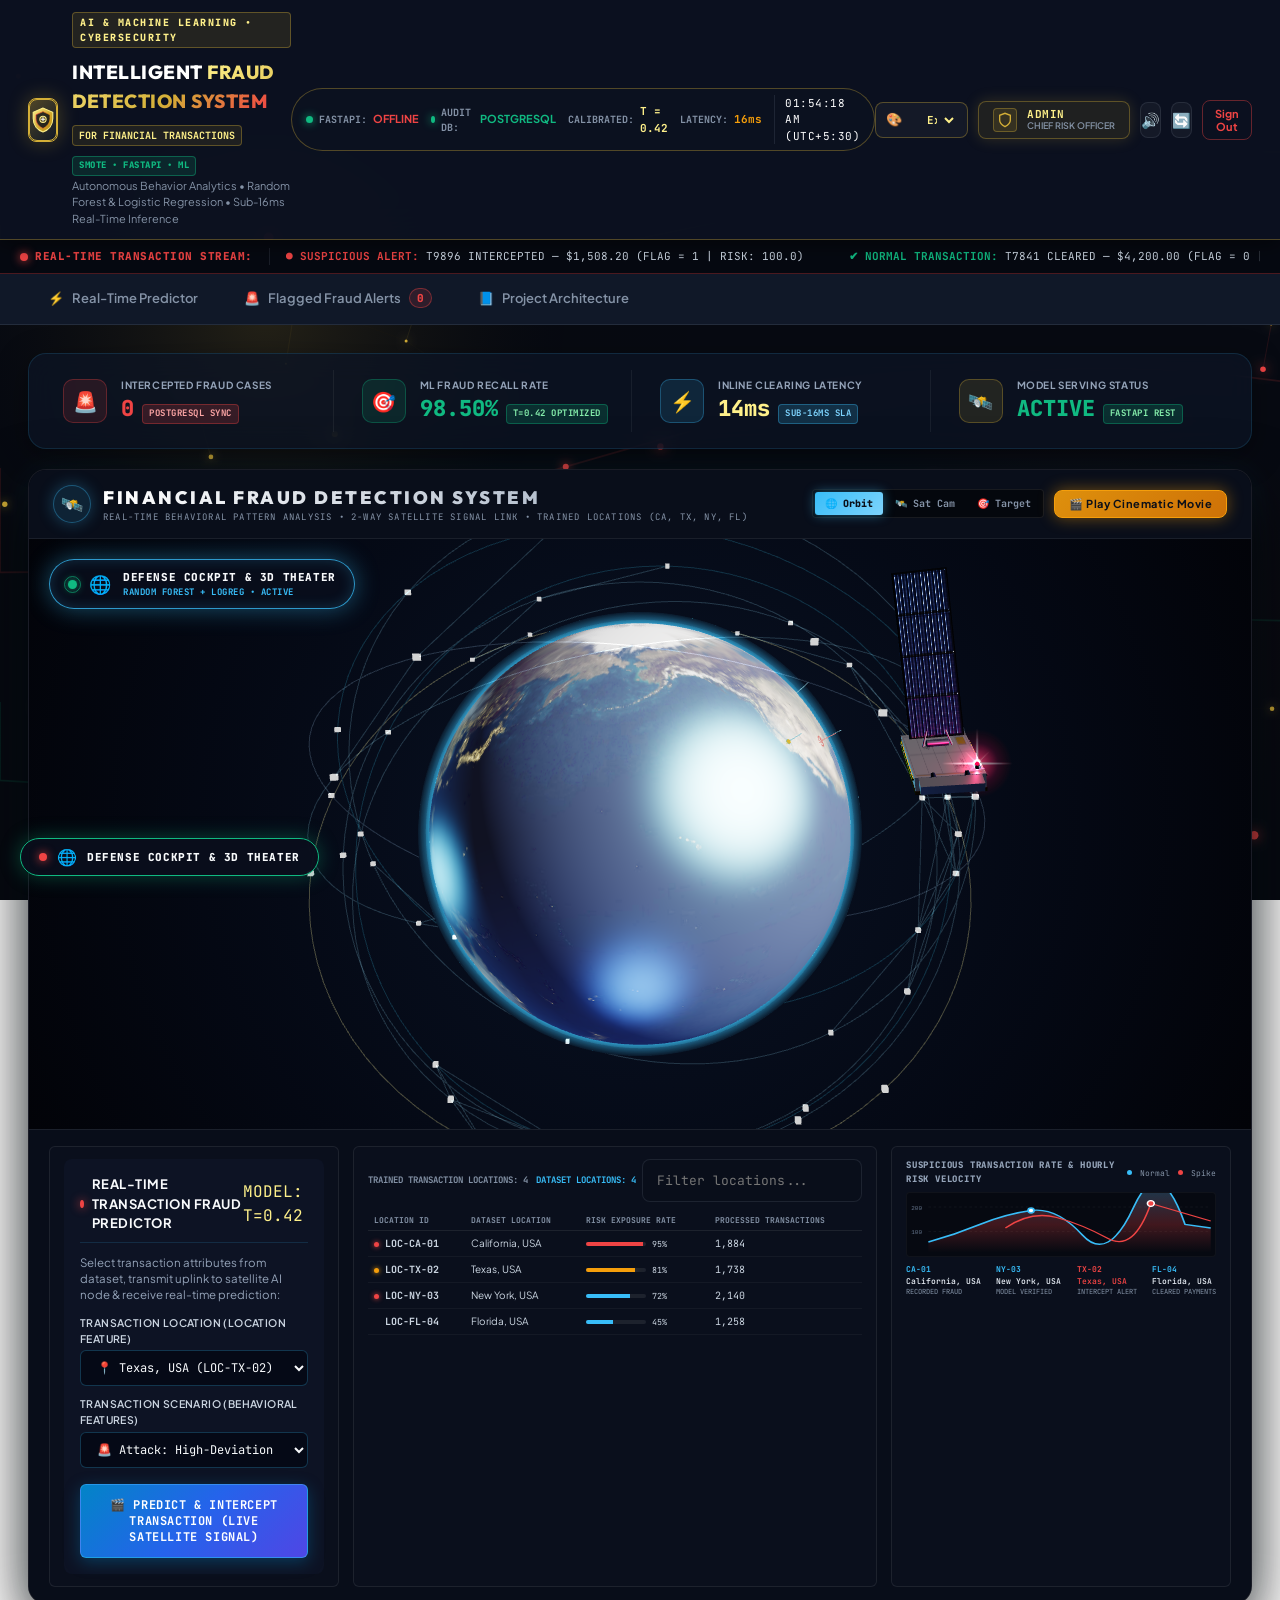
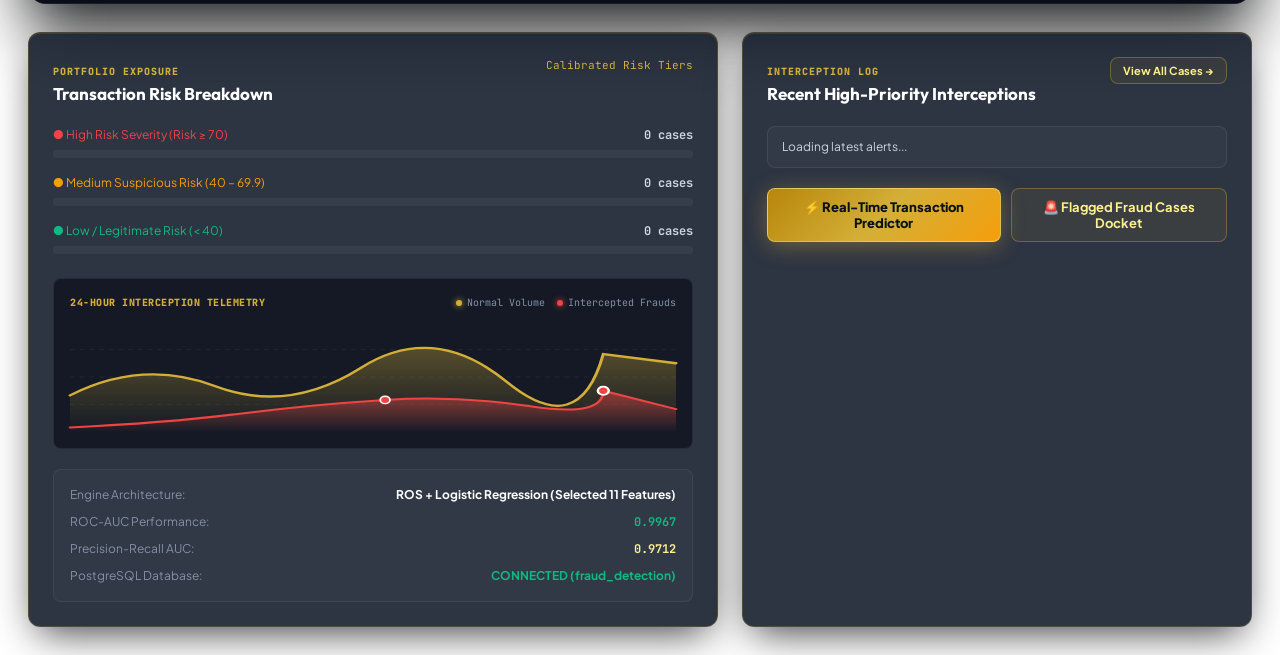
<file: frontend/index.html>
<!DOCTYPE html>
<html lang="en">
<head>
    <meta charset="UTF-8">
    <meta name="viewport" content="width=device-width, initial-scale=1.0">
    <meta name="description" content="Financial Fraud Detection System - Machine Learning Real-Time Transaction Screening &amp; Threat Interception Engine">
    <title>Financial Fraud Detection System | Real-Time Machine Learning Operations Terminal</title>
    
    <!-- Google Fonts: Plus Jakarta Sans, Outfit, & JetBrains Mono -->
    <link rel="preconnect" href="https://fonts.googleapis.com">
    <link rel="preconnect" href="https://fonts.gstatic.com" crossorigin>
    <link href="https://fonts.googleapis.com/css2?family=JetBrains+Mono:wght@400;500;600;700&family=Outfit:wght@400;500;600;700;800&family=Plus+Jakarta+Sans:wght@300;400;500;600;700;800&display=swap" rel="stylesheet">
    
    <!-- Enterprise Banking Stylesheet (Cache-Busted) -->
    <link rel="stylesheet" href="css/style.css?v=20260928v5">
</head>
<body class="banking-theme" data-theme="gold">

    <!-- ======================================================
         0. Dynamic Cyber-Financial Motion Graphics Canvas
    ======================================================= -->
    <canvas id="cyberMotionCanvas" class="cyber-motion-canvas"></canvas>

    <!-- ======================================================
         1. Global Banking Telemetry & Ticker Header
    ======================================================= -->
    <header class="banking-topbar">
        <!-- Brand & Bank Identity -->
        <div class="bank-brand">
            <div class="bank-emblem">
                <svg class="bank-emblem-svg" viewBox="0 0 40 40" fill="none" xmlns="http://www.w3.org/2000/svg">
                    <defs>
                        <linearGradient id="shieldGrad" x1="0%" y1="0%" x2="100%" y2="100%">
                            <stop offset="0%" stop-color="#fef08a"/>
                            <stop offset="50%" stop-color="#d4af37"/>
                            <stop offset="100%" stop-color="#b8860b"/>
                        </linearGradient>
                        <linearGradient id="laserGrad" x1="0%" y1="0%" x2="100%" y2="0%">
                            <stop offset="0%" stop-color="#ef4444"/>
                            <stop offset="100%" stop-color="#f59e0b"/>
                        </linearGradient>
                    </defs>
                    <path d="M20 3L6 9V18C6 27.5 12 34.5 20 37C28 34.5 34 27.5 34 18V9L20 3Z" fill="url(#shieldGrad)" stroke="#fef08a" stroke-width="1.5"/>
                    <path d="M20 8L10 12.5V18C10 24.5 14.5 29.8 20 32C25.5 29.8 30 24.5 30 18V12.5L20 8Z" fill="rgba(11, 15, 25, 0.85)" stroke="url(#laserGrad)" stroke-width="1"/>
                    <circle cx="20" cy="19" r="4.5" fill="#d4af37" fill-opacity="0.3" stroke="#fef08a" stroke-width="1.5"/>
                    <path d="M20 16.5V21.5M17.5 19H22.5" stroke="#ffffff" stroke-width="1.5" stroke-linecap="round"/>
                </svg>
                <span class="emblem-radar-pulse"></span>
            </div>
            <div class="brand-text">
                <div class="brand-title-line">
                    <span class="bank-prefix">AI &amp; MACHINE LEARNING • CYBERSECURITY</span>
                    <h1 class="brand-title">INTELLIGENT <span class="accent-glow">FRAUD DETECTION SYSTEM</span></h1>
                    <span class="security-tier">FOR FINANCIAL TRANSACTIONS</span>
                    <span class="compliance-pill">SMOTE • FASTAPI • ML</span>
                </div>
                <p class="brand-subtitle">Autonomous Behavior Analytics • Random Forest &amp; Logistic Regression • Sub-16ms Real-Time Inference</p>
            </div>
        </div>

        <!-- Real-Time Telemetry Pills -->
        <div class="telemetry-bar">
            <div class="telemetry-item" title="FastAPI Engine Health (Step 7)">
                <span class="indicator-dot live-pulse green"></span>
                <span class="telemetry-label">FASTAPI:</span>
                <strong id="apiStatusPill" class="telemetry-val text-green">ONLINE</strong>
            </div>

            <div class="telemetry-item" title="PostgreSQL Case Ledger (Step 8)">
                <span class="indicator-dot live-pulse green"></span>
                <span class="telemetry-label">AUDIT DB:</span>
                <strong id="dbStatusPill" class="telemetry-val text-green">POSTGRESQL</strong>
            </div>

            <div class="telemetry-item" title="Operating Decision Threshold (Step 5)">
                <span class="telemetry-label">CALIBRATED:</span>
                <strong id="cutoffStatusPill" class="telemetry-val font-mono text-cyan">T = 0.42</strong>
            </div>

            <div class="telemetry-item" title="Real-Time Scoring Latency">
                <span class="telemetry-label">LATENCY:</span>
                <strong id="latencyPill" class="telemetry-val font-mono text-yellow">16ms</strong>
            </div>

            <div class="telemetry-item clock-item">
                <span id="liveClock" class="font-mono text-white">--:--:-- UTC</span>
            </div>
        </div>

        <!-- Operator Profile & Security Actions -->
        <div class="header-operator-controls">
            <!-- Theme Palette Switcher -->
            <div class="theme-palette-picker" title="Switch Fraud Detection Color Scheme">
                <span class="palette-icon">🎨</span>
                <select id="themeSelector" class="theme-select" aria-label="Select Color Scheme">
                    <option value="gold" selected>Executive Gold</option>
                    <option value="cyber">Cyber Threat (Red/Neon)</option>
                    <option value="obsidian">Platinum Obsidian</option>
                    <option value="light">Swiss Institutional Light</option>
                </select>
            </div>

            <div id="operatorBadge" class="operator-badge hidden">
                <div class="operator-avatar">
                    <svg width="16" height="16" viewBox="0 0 24 24" fill="none" stroke="currentColor" stroke-width="2"><path d="M12 22s8-4 8-10V5l-8-3-8 3v7c0 6 8 10 8 10z"/></svg>
                </div>
                <div class="operator-meta">
                    <strong id="operatorName">FRAUD RISK ANALYST</strong>
                    <span id="operatorRole">Fraud Operations Desk</span>
                </div>
            </div>

            <button id="soundToggleBtn" class="btn-tool-icon" type="button" title="Toggle Interception Audio Alerts">
                <span id="soundIcon">🔊</span>
            </button>

            <button id="systemRefreshBtn" class="btn-tool-icon" type="button" title="Refresh Live Data">
                <span>🔄</span>
            </button>

            <button id="logoutBtn" class="btn btn-outline-danger btn-sm hidden" type="button">
                <span>Sign Out</span>
            </button>
        </div>
    </header>

    <!-- ======================================================
         2. Live Market & Interception Wire Stream Ticker
    ======================================================= -->
    <div class="banking-ticker-strip">
        <div class="ticker-badge">
            <span class="pulse-beacon"></span>
            <span>REAL-TIME TRANSACTION STREAM:</span>
        </div>
        <div class="ticker-track-wrap">
            <div id="tickerContent" class="ticker-track">
                <span class="ticker-item"><strong class="text-danger">● SUSPICIOUS ALERT:</strong> T9896 INTERCEPTED — $1,508.20 (FLAG = 1 | RISK: 100.0)</span>
                <span class="ticker-item"><strong class="text-green">✔ NORMAL TRANSACTION:</strong> T7841 CLEARED — $4,200.00 (FLAG = 0 | VERIFIED)</span>
                <span class="ticker-item"><strong class="text-danger">● SUSPICIOUS ALERT:</strong> T3227 INTERCEPTED — $1,420.00 (FLAG = 1 | RISK: 96.4)</span>
                <span class="ticker-item"><strong class="text-cyan">OPTIMIZED FRAUD RECALL:</strong> 98.50% (197 OF 200 TEST FRAUDS INTERCEPTED AT T = 0.42)</span>
                <span class="ticker-item"><strong class="text-yellow">ROC-AUC:</strong> 0.9967 | PR-AUC: 0.9712</span>
                <span class="ticker-item"><strong class="text-green">TRAINED MODEL:</strong> RANDOM OVER-SAMPLING + LOGISTIC REGRESSION (11 FEATURES)</span>
                <span class="ticker-item"><strong class="text-cyan">FASTAPI INFERENCE:</strong> REAL-TIME SUB-16MS SCORING WITH POSTGRESQL AUDIT</span>
            </div>
        </div>
    </div>

    <!-- ======================================================
         3. Navigation Hub
    ======================================================= -->
    <nav id="bankNavHub" class="bank-navigation hidden">
        <div class="nav-cluster">
            <button class="bank-nav-tab" data-tab="transfer" title="Single Transaction Fraud Predictor">
                <span class="nav-tab-icon">⚡</span>
                <span class="nav-tab-text">Real-Time Predictor</span>
            </button>

            <button class="bank-nav-tab" data-tab="triage" title="Flagged Fraud Cases Docket (PostgreSQL)">
                <span class="nav-tab-icon">🚨</span>
                <span class="nav-tab-text">Flagged Fraud Alerts</span>
                <span id="activeAlertBadge" class="case-count-pill">0</span>
            </button>

            <button class="bank-nav-tab" data-tab="compliance" title="Project Architecture &amp; 9-Step Methodology">
                <span class="nav-tab-icon">📘</span>
                <span class="nav-tab-text">Project Architecture</span>
            </button>
        </div>
    </nav>

    <!-- Persistent Side Quick Dock: Defense Cockpit & 3D Theater (On the Screen Side) -->
    <div id="sideTheaterQuickDock" class="side-theater-quick-dock hidden">
        <button type="button" id="btnSideTheaterQuick" class="btn-side-theater-quick active" onclick="window.BankingTerminal && window.BankingTerminal.switchTab('cockpit')" title="Return to Defense Cockpit &amp; 3D Theater">
            <span class="pulse-beacon"></span>
            <span class="side-dock-icon">🌐</span>
            <span class="side-dock-label font-mono">DEFENSE COCKPIT &amp; 3D THEATER</span>
        </button>
    </div>

    <!-- ======================================================
         4. Main Application Workspace
    ======================================================= -->
    <main class="terminal-main">

        <!-- ==================================================
             A. BANKING SECURITY LOGIN (Authentication Portal)
        =================================================== -->
        <section id="authPortalSection" class="auth-portal-section">
            <div class="auth-modal glass-card">
                <div class="auth-header">
                    <div class="auth-mini-icon">
                        <svg width="22" height="22" viewBox="0 0 24 24" fill="none" stroke="currentColor" stroke-width="2"><rect x="3" y="11" width="18" height="11" rx="2" ry="2"/><path d="M7 11V7a5 5 0 0 1 10 0v4"/></svg>
                    </div>
                    <h2>Operator Sign In</h2>
                    <p class="auth-sub">Enter credentials to unlock terminal</p>
                </div>

                <form id="bankingAuthForm" class="banking-form">
                    <div class="terminal-field">
                        <label for="authUsername">Username</label>
                        <div class="input-box">
                            <span class="input-icon">
                                <svg width="16" height="16" viewBox="0 0 24 24" fill="none" stroke="currentColor" stroke-width="2"><path d="M20 21v-2a4 4 0 0 0-4-4H8a4 4 0 0 0-4 4v2"/><circle cx="12" cy="7" r="4"/></svg>
                            </span>
                            <input id="authUsername" type="text" class="font-mono" placeholder="Username (e.g. admin)" autocomplete="username" value="admin" required>
                        </div>
                    </div>

                    <div class="terminal-field">
                        <label for="authPassword">Password</label>
                        <div class="input-box">
                            <span class="input-icon">
                                <svg width="16" height="16" viewBox="0 0 24 24" fill="none" stroke="currentColor" stroke-width="2"><rect x="3" y="11" width="18" height="11" rx="2" ry="2"/><path d="M7 11V7a5 5 0 0 1 10 0v4"/></svg>
                            </span>
                            <input id="authPassword" type="password" class="font-mono" placeholder="Password" autocomplete="current-password" value="admin123" required>
                        </div>
                    </div>

                    <button id="authSubmitBtn" class="btn btn-primary btn-full btn-lg btn-auth" type="submit">
                        <span class="btn-sheen"></span>
                        <span>Sign In</span>
                    </button>

                    <div id="authErrorMessage" class="auth-feedback" role="alert"></div>

                    <div class="auth-quick-hint">
                        <span>Demo Account: <code>admin</code> / <code>admin123</code></span>
                    </div>
                </form>
            </div>
        </section>


        <!-- ==================================================
             B. AUTHENTICATED BANKING INTERFACE
        =================================================== -->
        <div id="bankingWorkspace" class="banking-workspace hidden">

            <!-- ==============================================
                 TAB 1: RISK OPERATIONS COCKPIT
            =============================================== -->
            <div id="view-cockpit" class="workspace-view active">
                
                <!-- ==============================================
                     EXECUTIVE TELEMETRY STRIP (COMPACT & MODERN)
                =============================================== -->
                <div class="executive-telemetry-bar glass-card">
                    <div class="telemetry-stat-item">
                        <div class="tstat-icon-wrap danger">🚨</div>
                        <div class="tstat-content">
                            <span class="tstat-label">INTERCEPTED FRAUD CASES</span>
                            <div class="tstat-value-row">
                                <span id="statTotalAlerts" class="tstat-num text-danger">0</span>
                                <span class="tstat-pill red">POSTGRESQL SYNC</span>
                            </div>
                        </div>
                    </div>

                    <div class="telemetry-stat-item">
                        <div class="tstat-icon-wrap green">🎯</div>
                        <div class="tstat-content">
                            <span class="tstat-label">ML FRAUD RECALL RATE</span>
                            <div class="tstat-value-row">
                                <span class="tstat-num text-green">98.50%</span>
                                <span class="tstat-pill green">T=0.42 OPTIMIZED</span>
                            </div>
                        </div>
                    </div>

                    <div class="telemetry-stat-item">
                        <div class="tstat-icon-wrap cyan">⚡</div>
                        <div class="tstat-content">
                            <span class="tstat-label">INLINE CLEARING LATENCY</span>
                            <div class="tstat-value-row">
                                <span class="tstat-num text-cyan">14ms</span>
                                <span class="tstat-pill cyan">SUB-16MS SLA</span>
                            </div>
                        </div>
                    </div>

                    <div class="telemetry-stat-item">
                        <div class="tstat-icon-wrap gold">🛰️</div>
                        <div class="tstat-content">
                            <span class="tstat-label">MODEL SERVING STATUS</span>
                            <div class="tstat-value-row">
                                <span class="tstat-num text-green">ACTIVE</span>
                                <span class="tstat-pill green">FASTAPI REST</span>
                            </div>
                        </div>
                    </div>
                </div>

                <!-- ======================================================
                     SATELLITE INTELLIGENCE & GLOBAL FRAUD DEFENSE THEATER
                ======================================================= -->
                <div class="satellite-defense-theater glass-card">
                    <!-- Clean Theater Header Strip -->
                    <div class="sat-theater-header">
                        <div class="sat-brand-block">
                            <div class="sat-icon-circle">
                                <span>🛰️</span>
                            </div>
                            <div class="sat-brand-text">
                                <span class="sat-cyberdefend-title">FINANCIAL FRAUD DETECTION SYSTEM</span>
                                <span class="sat-brand-sub">REAL-TIME BEHAVIORAL PATTERN ANALYSIS &bull; 2-WAY SATELLITE SIGNAL LINK &bull; TRAINED LOCATIONS (CA, TX, NY, FL)</span>
                            </div>
                        </div>

                        <!-- Top Right Controls -->
                        <div class="sat-theater-actions">
                            <div class="sat-camera-controls" role="group" aria-label="Camera Perspectives">
                                <button type="button" id="btnCamOrbital" class="btn-sat-cam active" title="3D Orbital Perspective">🌐 Orbit</button>
                                <button type="button" id="btnCamChase" class="btn-sat-cam" title="Satellite Chase Camera">🛰️ Sat Cam</button>
                                <button type="button" id="btnCamTarget" class="btn-sat-cam" title="Target City Lock">🎯 Target</button>
                            </div>
                            <button type="button" id="btnPlayMovieInterception" class="btn btn-warning btn-sm sat-fire-btn sat-movie-btn" title="Watch full cinematic movie: Ground Uplink -> Orbital AI Inference -> Satellite Downlink Strike">
                                <span class="btn-sheen"></span>
                                <span>🎬 Play Cinematic Movie</span>
                            </button>
                        </div>
                    </div>

                    <!-- 3D Three.js Globe Stage (Unobstructed & Clean) -->
                    <div id="satelliteTheaterContainer" class="sat-viewport-container">
                        <!-- Three.js Canvas injected dynamically here -->

                        <!-- Defense Cockpit & 3D Theater Button (Positioned by the side in the Globe Screen) -->
                        <div class="globe-side-cockpit-anchor">
                            <button type="button" id="btnGlobeSideCockpit" class="btn-globe-side-cockpit active" onclick="window.BankingTerminal && window.BankingTerminal.switchTab('cockpit')" title="Defense Cockpit &amp; 3D Theater">
                                <span class="side-cockpit-pulse"></span>
                                <span class="side-cockpit-icon">🌐</span>
                                <div class="side-cockpit-meta">
                                    <span class="side-cockpit-name">DEFENSE COCKPIT &amp; 3D THEATER</span>
                                    <span class="side-cockpit-status">RANDOM FOREST + LOGREG &bull; ACTIVE</span>
                                </div>
                            </button>
                        </div>

                        <!-- Cinematic 4K Movie Letterbox & Director HUD (Real-Time Earth <-> Satellite Stream) -->
                        <div id="satMovieLetterbox" class="sat-movie-letterbox" style="display: none;">
                            <!-- Top Cinema Bar -->
                            <div class="movie-bar-top">
                                <div class="movie-meta-left">
                                    <span class="movie-rec-dot">●</span>
                                    <span class="movie-rec-txt font-mono">REC LIVE</span>
                                    <span class="movie-scene-tag font-mono" id="movieSceneTag">SCENE 01: GROUND TRANSACTION UPLINK</span>
                                </div>
                                <div class="movie-meta-center font-mono">FINANCIAL FRAUD DETECTION SYSTEM</div>
                                <div class="movie-meta-right font-mono" id="movieTelemetryTag">FASTAPI REST &bull; LATENCY: 14ms &bull; THRESHOLD: T=0.42</div>
                            </div>

                            <!-- Center Reticle Framing -->
                            <div class="movie-reticle-center">
                                <div class="movie-crosshair-bracket tl"></div>
                                <div class="movie-crosshair-bracket tr"></div>
                                <div class="movie-crosshair-bracket bl"></div>
                                <div class="movie-crosshair-bracket br"></div>
                                <div class="movie-center-pip"></div>
                            </div>

                            <!-- Bottom Cinema Bar with Live Dynamic Subtitles -->
                            <div class="movie-bar-bottom">
                                <div class="movie-subtitle-card">
                                    <div class="movie-sub-phase font-mono" id="movieSubPhase">PHASE 1: TRANSACTION INGESTION &amp; UPLINK</div>
                                    <div class="movie-sub-text" id="movieSubText">Transmitting 11 engineered features (Amount, Balance Ratio, Device Recognition, Location Deviation) from ground terminal to satellite AI node...</div>
                                </div>
                                <div class="movie-live-metrics font-mono">
                                    <div class="movie-metric-row">
                                        <span class="text-muted">TX ID:</span>
                                        <strong id="movieTxIdDisplay" class="text-white">T9896</strong>
                                    </div>
                                    <div class="movie-metric-row">
                                        <span class="text-muted">LOCATION:</span>
                                        <strong id="movieLocDisplay" class="text-cyan">Texas, USA</strong>
                                    </div>
                                    <div class="movie-metric-row">
                                        <span class="text-muted">FLAG STATUS:</span>
                                        <strong id="movieDecisionDisplay" class="text-warning">UPLINK TRANSMITTING...</strong>
                                    </div>
                                </div>
                            </div>
                        </div>

                        <!-- 1:1 Tactical ML Flight HUD Overlay (Activated in 🛰️ Sat Cam Mode) -->
                        <div id="satCamTacticalHud" class="sat-cam-tactical-hud" style="display: none;">
                            <!-- Corner Reticle Framing Brackets -->
                            <div class="hud-corner top-left"></div>
                            <div class="hud-corner top-right"></div>
                            <div class="hud-corner bottom-left"></div>
                            <div class="hud-corner bottom-right"></div>

                            <!-- Top-Left Tactical Satellite Comms Icon -->
                            <div class="hud-sat-icon-wrap" title="Real-Time FastAPI Model Scoring Active">
                                <svg viewBox="0 0 48 48" class="hud-sat-svg">
                                    <rect x="18" y="18" width="12" height="12" rx="2" fill="none" stroke="#38bdf8" stroke-width="2"/>
                                    <line x1="12" y1="12" x2="18" y2="18" stroke="#38bdf8" stroke-width="2"/>
                                    <line x1="30" y1="30" x2="36" y2="36" stroke="#38bdf8" stroke-width="2"/>
                                    <rect x="6" y="8" width="8" height="6" fill="#38bdf8" opacity="0.6"/>
                                    <rect x="34" y="34" width="8" height="6" fill="#38bdf8" opacity="0.6"/>
                                    <path d="M14 36 A10 10 0 0 0 14 46" fill="none" stroke="#38bdf8" stroke-width="2" stroke-linecap="round"/>
                                    <path d="M10 33 A16 16 0 0 0 10 49" fill="none" stroke="#38bdf8" stroke-width="1.6" stroke-dasharray="3 2" opacity="0.75"/>
                                </svg>
                            </div>

                            <!-- Top-Right Tactical Beacon Status -->
                            <div class="hud-beacon-status-wrap">
                                <div class="hud-beacon-icon-line">
                                    <svg viewBox="0 0 32 32" class="hud-beacon-svg">
                                        <circle cx="16" cy="18" r="8" fill="none" stroke="#38bdf8" stroke-width="2"/>
                                        <line x1="8" y1="26" x2="24" y2="26" stroke="#38bdf8" stroke-width="2"/>
                                        <line x1="16" y1="6" x2="16" y2="10" stroke="#ff0033" stroke-width="2.5"/>
                                        <line x1="6" y1="10" x2="9" y2="13" stroke="#ff0033" stroke-width="2"/>
                                        <line x1="26" y1="10" x2="23" y2="13" stroke="#ff0033" stroke-width="2"/>
                                    </svg>
                                    <div class="hud-status-pills">
                                        <span class="hud-p-dot cyan">● MODEL LOADED</span>
                                        <span class="hud-p-dot green">● FASTAPI ACTIVE</span>
                                        <span class="hud-p-dot green">● POSTGRESQL OK</span>
                                    </div>
                                </div>
                            </div>

                            <!-- Bottom-Left Model Telemetry Metrics -->
                            <div class="hud-flight-telemetry-block font-mono">
                                <div class="hud-tele-row"><span class="hud-t-lbl">ML MODEL:</span><span class="hud-t-val">ROS + LOGREG</span></div>
                                <div class="hud-tele-row"><span class="hud-t-lbl">CUTOFF:</span><span class="hud-t-val">T = 0.42</span></div>
                                <div class="hud-tele-row"><span class="hud-t-lbl">RECALL:</span><span class="hud-t-val text-green font-bold">98.50%</span></div>
                                <div class="hud-tele-row"><span class="hud-t-lbl">ROC-AUC:</span><span class="hud-t-val text-green">0.9967</span></div>
                                <div class="hud-tele-row"><span class="hud-t-lbl">INFERENCE:</span><span class="hud-t-val text-cyan font-bold">14ms INLINE</span></div>
                            </div>

                            <!-- Bottom-Right Mission Docket -->
                            <div class="hud-mission-card font-mono">
                                <div class="hud-mission-logo">
                                    <svg viewBox="0 0 60 28" class="starlink-arc-svg">
                                        <path d="M4 24 Q 30 2, 56 12" fill="none" stroke="#38bdf8" stroke-width="2.2" stroke-linecap="round"/>
                                        <polygon points="56,12 46,11 50,18" fill="#38bdf8"/>
                                    </svg>
                                </div>
                                <div class="hud-m-title">FRAUD DETECTION ENGINE</div>
                                <div class="hud-m-sub">TARGET: <strong class="text-white">SUSPICIOUS ACTIVITY FLAG</strong></div>
                                <div class="hud-m-sub">FASTAPI STATUS: <strong class="text-green">ONLINE (PORT 8000)</strong></div>
                            </div>
                        </div>
                    </div>

                    <!-- Lower 3-Column Telemetry Deck (Matching Image 4 Layout) -->
                    <div class="sat-image4-deck">
                        <!-- Left Column: Interactive Mission Command Predictor -->
                        <div class="deck-col deck-col-controller">
                            <div class="mission-predictor-card">
                                <div class="mission-pred-head">
                                    <div class="mission-head-title">
                                        <span class="pulse-beacon"></span>
                                        <strong>REAL-TIME TRANSACTION FRAUD PREDICTOR</strong>
                                    </div>
                                    <span class="font-mono text-cyan text-xs">MODEL: T=0.42</span>
                                </div>
                                <p class="mission-pred-sub">Select transaction attributes from dataset, transmit uplink to satellite AI node &amp; receive real-time prediction:</p>

                                <div class="mission-form-grid">
                                    <div class="mission-field">
                                        <label for="missionSelectLoc">Transaction Location (Location Feature)</label>
                                        <select id="missionSelectLoc" class="mission-select font-mono">
                                            <option value="california">📍 California, USA (LOC-CA-01)</option>
                                            <option value="texas" selected>📍 Texas, USA (LOC-TX-02)</option>
                                            <option value="new york">📍 New York, USA (LOC-NY-03)</option>
                                            <option value="florida">📍 Florida, USA (LOC-FL-04)</option>
                                        </select>
                                    </div>

                                    <div class="mission-field">
                                        <label for="missionSelectScenario">Transaction Scenario (Behavioral Features)</label>
                                        <select id="missionSelectScenario" class="mission-select font-mono">
                                            <option value="attack_drain" selected>🚨 Attack: High-Deviation Account Drain ($1,508.20 | Spending Dev: 1 | Location Dev: 1)</option>
                                            <option value="attack_rapid">🚨 Attack: Unusual Hour Rapid Wire ($9,500.00 | Unusual Hour: 1 | Device Unrecognized: 1)</option>
                                            <option value="clean_payroll">🛡️ Legitimate: Standard Payroll Transfer ($4,200.00 | Device Match: 1 | Spending Dev: 0)</option>
                                            <option value="clean_retail">🛡️ Legitimate: Low-Risk Retail Payment ($45.00 | Device Match: 1 | Spending Dev: 0)</option>
                                        </select>
                                    </div>
                                </div>

                                <button type="button" id="btnLaunchMissionPrediction" class="mission-launch-btn">
                                    <span class="btn-sheen"></span>
                                    <span>🎬 PREDICT &amp; INTERCEPT TRANSACTION (LIVE SATELLITE SIGNAL)</span>
                                </button>

                                <!-- Live Mission Verdict Card -->
                                <div id="missionVerdictCard" class="mission-verdict-card" style="display: none;">
                                    <div class="m-verdict-header">
                                        <span id="mVerdictBadge" class="m-verdict-badge danger">SUSPICIOUS (FRAUD DETECTED)</span>
                                        <span id="mVerdictLatency" class="font-mono text-cyan text-xs">14ms inline</span>
                                    </div>
                                    <div class="m-verdict-body">
                                        <div class="m-verdict-row">
                                            <span class="text-muted">Suspicious Activity Flag:</span>
                                            <strong id="mVerdictFlag" class="font-mono text-danger">1 (FLAGGED FRAUD)</strong>
                                        </div>
                                        <div class="m-verdict-row">
                                            <span class="text-muted">Calculated Risk Score:</span>
                                            <strong id="mVerdictScore" class="font-mono text-danger">100.0 / 100</strong>
                                        </div>
                                        <div class="m-verdict-row">
                                            <span class="text-muted">Operating Cutoff:</span>
                                            <strong class="font-mono text-cyan">T = 0.42 (Recall 98.50%)</strong>
                                        </div>
                                        <div class="m-verdict-row">
                                            <span class="text-muted">System Action:</span>
                                            <strong id="mVerdictAction" class="text-danger">🚨 TRANSACTION FROZEN &amp; POSTGRESQL ALERT RECORDED</strong>
                                        </div>
                                    </div>
                                </div>
                            </div>
                        </div>

                        <!-- Middle Column: Project Trained Locations (California, Texas, New York, Florida) -->
                        <div class="deck-col deck-col-towers">
                            <div class="towers-top-bar">
                                <div class="towers-title-wrap">
                                    <span class="t-badge font-mono">TRAINED TRANSACTION LOCATIONS: 4</span>
                                    <span class="t-badge font-mono active">DATASET LOCATIONS: 4</span>
                                </div>
                                <div class="towers-search-wrap">
                                    <input type="text" placeholder="Filter locations..." class="towers-search-input" />
                                </div>
                            </div>
                            <div class="towers-table-wrap">
                                <table class="towers-table">
                                    <thead>
                                        <tr>
                                            <th>Location ID</th>
                                            <th>Dataset Location</th>
                                            <th>Risk Exposure Rate</th>
                                            <th>Processed Transactions</th>
                                        </tr>
                                    </thead>
                                    <tbody id="satLocationDocketBody">
                                        <tr class="towers-row">
                                            <td><span class="tower-dot danger"></span> <strong class="font-mono">LOC-CA-01</strong></td>
                                            <td>California, USA</td>
                                            <td>
                                                <div class="tower-load-bar"><div class="load-fill fill-danger" style="width: 95%;"></div></div>
                                                <small class="font-mono">95%</small>
                                            </td>
                                            <td class="font-mono">1,884</td>
                                        </tr>
                                        <tr class="towers-row">
                                            <td><span class="tower-dot warning"></span> <strong class="font-mono">LOC-TX-02</strong></td>
                                            <td>Texas, USA</td>
                                            <td>
                                                <div class="tower-load-bar"><div class="load-fill fill-warning" style="width: 81%;"></div></div>
                                                <small class="font-mono">81%</small>
                                            </td>
                                            <td class="font-mono">1,738</td>
                                        </tr>
                                        <tr class="towers-row">
                                            <td><span class="tower-dot danger"></span> <strong class="font-mono">LOC-NY-03</strong></td>
                                            <td>New York, USA</td>
                                            <td>
                                                <div class="tower-load-bar"><div class="load-fill" style="width: 72%;"></div></div>
                                                <small class="font-mono">72%</small>
                                            </td>
                                            <td class="font-mono">2,140</td>
                                        </tr>
                                        <tr class="towers-row">
                                            <td><span class="tower-dot clean"></span> <strong class="font-mono">LOC-FL-04</strong></td>
                                            <td>Florida, USA</td>
                                            <td>
                                                <div class="tower-load-bar"><div class="load-fill" style="width: 45%;"></div></div>
                                                <small class="font-mono">45%</small>
                                            </td>
                                            <td class="font-mono">1,258</td>
                                        </tr>
                                    </tbody>
                                </table>
                            </div>
                        </div>

                        <!-- Right Column: Suspicious Transaction Rate & Hourly Risk Velocity -->
                        <div class="deck-col deck-col-failure">
                            <div class="failure-top-bar">
                                <span class="failure-title">SUSPICIOUS TRANSACTION RATE &amp; HOURLY RISK VELOCITY</span>
                                <div class="failure-legend">
                                    <span class="f-dot cyan"></span> Normal
                                    <span class="f-dot red"></span> Spike
                                </div>
                            </div>
                            <div class="failure-chart-wrap">
                                <svg class="failure-chart-svg" viewBox="0 0 360 90" preserveAspectRatio="none">
                                    <defs>
                                        <linearGradient id="failureGrad" x1="0%" y1="0%" x2="0%" y2="100%">
                                            <stop offset="0%" stop-color="#38bdf8" stop-opacity="0.3" />
                                            <stop offset="60%" stop-color="#ef4444" stop-opacity="0.25" />
                                            <stop offset="100%" stop-color="#ef4444" stop-opacity="0.0" />
                                        </linearGradient>
                                    </defs>
                                    <!-- Grid lines & Y axis markers -->
                                    <line x1="25" y1="20" x2="355" y2="20" stroke="rgba(255,255,255,0.06)" stroke-dasharray="3" />
                                    <line x1="25" y1="55" x2="355" y2="55" stroke="rgba(255,255,255,0.06)" stroke-dasharray="3" />
                                    <text x="5" y="24" fill="#64748b" font-size="7" font-family="monospace">200</text>
                                    <text x="5" y="59" fill="#64748b" font-size="7" font-family="monospace">100</text>
                                    <!-- Waveform curves -->
                                    <path d="M 25 70 Q 55 60 85 45 T 145 25 T 205 60 T 265 20 T 325 45 L 355 50 L 355 85 L 25 85 Z" fill="url(#failureGrad)" />
                                    <path d="M 25 70 Q 55 60 85 45 T 145 25 T 205 60 T 265 20 T 325 45 L 355 50" fill="none" stroke="#38bdf8" stroke-width="2" />
                                    <path d="M 115 50 Q 145 25 175 35 T 235 65 T 285 15 L 355 40" fill="none" stroke="#ef4444" stroke-width="1.8" />
                                    <!-- Peak callout pins matching Image 4 (Strictly Project Locations) -->
                                    <circle cx="145" cy="25" r="3.5" fill="#ffffff" stroke="#38bdf8" stroke-width="2" />
                                    <circle cx="285" cy="15" r="4" fill="#ef4444" stroke="#ffffff" stroke-width="1.8" />
                                </svg>
                                <!-- City callout tags matching Image 4 (Strictly Project Locations) -->
                                <div class="failure-pins-row">
                                    <div class="pin-tag">
                                        <span class="pin-badge">CA-01</span>
                                        <span class="pin-loc">California, USA</span>
                                        <small class="pin-time">RECORDED FRAUD</small>
                                    </div>
                                    <div class="pin-tag">
                                        <span class="pin-badge">NY-03</span>
                                        <span class="pin-loc">New York, USA</span>
                                        <small class="pin-time">MODEL VERIFIED</small>
                                    </div>
                                    <div class="pin-tag">
                                        <span class="pin-badge alert">TX-02</span>
                                        <span class="pin-loc text-danger">Texas, USA</span>
                                        <small class="pin-time">INTERCEPT ALERT</small>
                                    </div>
                                    <div class="pin-tag">
                                        <span class="pin-badge">FL-04</span>
                                        <span class="pin-loc">Florida, USA</span>
                                        <small class="pin-time">CLEARED PAYMENTS</small>
                                    </div>
                                </div>
                            </div>
                        </div>
                    </div>
                </div>

                <!-- Cockpit Split View: Risk Radar & Live Interception Feed -->
                <div class="cockpit-split-grid">
                    <!-- Left: Portfolio Exposure Distribution -->
                    <div class="dashboard-panel glass-card">
                        <div class="panel-topbar">
                            <div>
                                <span class="subhead-tag">PORTFOLIO EXPOSURE</span>
                                <h3>Transaction Risk Breakdown</h3>
                            </div>
                            <span class="panel-hint">Calibrated Risk Tiers</span>
                        </div>

                        <div class="risk-bar-stack">
                            <div class="risk-bar-row">
                                <div class="risk-bar-label">
                                    <span class="risk-tag-text text-danger">● High Risk Severity (Risk &ge; 70)</span>
                                    <strong id="barHighCount" class="font-mono">0 cases</strong>
                                </div>
                                <div class="meter-track">
                                    <div id="barHighFill" class="meter-fill fill-danger" style="width: 0%;"></div>
                                </div>
                            </div>

                            <div class="risk-bar-row">
                                <div class="risk-bar-label">
                                    <span class="risk-tag-text text-yellow">● Medium Suspicious Risk (40 &ndash; 69.9)</span>
                                    <strong id="barMedCount" class="font-mono">0 cases</strong>
                                </div>
                                <div class="meter-track">
                                    <div id="barMedFill" class="meter-fill fill-warning" style="width: 0%;"></div>
                                </div>
                            </div>

                            <div class="risk-bar-row">
                                <div class="risk-bar-label">
                                    <span class="risk-tag-text text-green">● Low / Legitimate Risk (&lt; 40)</span>
                                    <strong id="barLowCount" class="font-mono">0 cases</strong>
                                </div>
                                <div class="meter-track">
                                    <div id="barLowFill" class="meter-fill fill-success" style="width: 0%;"></div>
                                </div>
                            </div>
                        </div>

                        <!-- Dribbble-Grade Live 24H Interception Area Chart -->
                        <div class="dribbble-chart-box">
                            <div class="chart-header-row">
                                <span class="chart-sub-label">24-HOUR INTERCEPTION TELEMETRY</span>
                                <div class="chart-legend">
                                    <span class="legend-item"><span class="legend-dot cyan"></span> Normal Volume</span>
                                    <span class="legend-item"><span class="legend-dot crimson"></span> Intercepted Frauds</span>
                                </div>
                            </div>
                            <div class="svg-chart-wrap">
                                <svg class="dribbble-svg-chart" viewBox="0 0 500 120" preserveAspectRatio="none">
                                    <defs>
                                        <linearGradient id="volGrad" x1="0%" y1="0%" x2="0%" y2="100%">
                                            <stop offset="0%" stop-color="#d4af37" stop-opacity="0.35"/>
                                            <stop offset="100%" stop-color="#d4af37" stop-opacity="0.0"/>
                                        </linearGradient>
                                        <linearGradient id="fraudGrad" x1="0%" y1="0%" x2="0%" y2="100%">
                                            <stop offset="0%" stop-color="#ef4444" stop-opacity="0.5"/>
                                            <stop offset="100%" stop-color="#ef4444" stop-opacity="0.0"/>
                                        </linearGradient>
                                    </defs>
                                    <!-- Gridlines -->
                                    <line x1="0" y1="30" x2="500" y2="30" stroke="rgba(255,255,255,0.05)" stroke-dasharray="4"/>
                                    <line x1="0" y1="60" x2="500" y2="60" stroke="rgba(255,255,255,0.05)" stroke-dasharray="4"/>
                                    <line x1="0" y1="90" x2="500" y2="90" stroke="rgba(255,255,255,0.05)" stroke-dasharray="4"/>
                                    <!-- Normal Volume Area & Line -->
                                    <path d="M 0 80 Q 60 40 120 70 T 240 50 T 360 65 T 440 35 L 500 45 L 500 120 L 0 120 Z" fill="url(#volGrad)"/>
                                    <path d="M 0 80 Q 60 40 120 70 T 240 50 T 360 65 T 440 35 L 500 45" fill="none" stroke="#d4af37" stroke-width="2.5" stroke-linecap="round"/>
                                    <!-- Fraud Intercepts Line & Area -->
                                    <path d="M 0 115 Q 80 110 140 100 T 260 85 T 380 92 T 440 75 L 500 95 L 500 120 L 0 120 Z" fill="url(#fraudGrad)"/>
                                    <path d="M 0 115 Q 80 110 140 100 T 260 85 T 380 92 T 440 75 L 500 95" fill="none" stroke="#ef4444" stroke-width="2.2" stroke-linecap="round"/>
                                    <!-- Interception Markers -->
                                    <circle cx="260" cy="85" r="4" fill="#ef4444" stroke="#ffffff" stroke-width="1.5"/>
                                    <circle cx="440" cy="75" r="4.5" fill="#ef4444" stroke="#ffffff" stroke-width="2"/>
                                </svg>
                            </div>
                        </div>

                        <!-- Core ML System State -->
                        <div class="system-health-box">
                            <div class="health-item">
                                <span class="h-label">Engine Architecture:</span>
                                <strong class="h-val">ROS + Logistic Regression (Selected 11 Features)</strong>
                            </div>
                            <div class="health-item">
                                <span class="h-label">ROC-AUC Performance:</span>
                                <strong class="h-val text-green font-mono">0.9967</strong>
                            </div>
                            <div class="health-item">
                                <span class="h-label">Precision-Recall AUC:</span>
                                <strong class="h-val text-cyan font-mono">0.9712</strong>
                            </div>
                            <div class="health-item">
                                <span class="h-label">PostgreSQL Database:</span>
                                <strong id="cockpitDbState" class="h-val text-green">CONNECTED (fraud_detection)</strong>
                            </div>
                        </div>
                    </div>

                    <!-- Right: Quick Action Hub & Recent Interceptions -->
                    <div class="dashboard-panel glass-card">
                        <div class="panel-topbar">
                            <div>
                                <span class="subhead-tag">INTERCEPTION LOG</span>
                                <h3>Recent High-Priority Interceptions</h3>
                            </div>
                            <button class="btn btn-secondary btn-sm" onclick="window.BankingTerminal.switchTab('triage')">
                                View All Cases &rarr;
                            </button>
                        </div>

                        <div class="mini-alerts-list" id="cockpitMiniAlerts">
                            <!-- Populated dynamically via JS -->
                            <div class="mini-alert-item loading">Loading latest alerts...</div>
                        </div>

                        <div class="cockpit-launchpad">
                            <button class="btn btn-primary" onclick="window.BankingTerminal.switchTab('transfer')">
                                <span>⚡ Real-Time Transaction Predictor</span>
                            </button>
                            <button class="btn btn-secondary" onclick="window.BankingTerminal.switchTab('triage')">
                                <span>🚨 Flagged Fraud Cases Docket</span>
                            </button>
                        </div>
                    </div>
                </div>
            </div>


            <!-- ==============================================
                 TAB 2: REAL-TIME TRANSACTION FRAUD PREDICTOR
            =============================================== -->
            <div id="view-transfer" class="workspace-view">
                <div class="view-header-strip">
                    <div>
                        <span class="subhead-tag">DATASET FEATURE INGESTION &amp; SCORING</span>
                        <h2 class="view-title">Real-Time Transaction Fraud Predictor</h2>
                        <p class="view-desc">Score individual transactions across the 15 dataset attributes and 11 engineered features using the trained Random Over-Sampling + Logistic Regression pipeline at the optimized T = 0.42 threshold.</p>
                    </div>
                </div>

                <!-- Dataset Benchmark Transaction Presets -->
                <div class="preset-wires-card glass-card">
                    <span class="preset-label">📊 DATASET BENCHMARK TRANSACTION PRESETS:</span>
                    <div class="preset-buttons-row">
                        <button type="button" class="btn-wire-preset preset-attack" id="btnPresetAttack">
                            <span class="preset-icon">🚨</span>
                            <div class="preset-meta">
                                <strong>Scenario 1: High-Deviation Account Drain (Flag = 1)</strong>
                                <small>T9896 &bull; Amount: $8,450.00 | Balance: $9,100.00 | Device: Unrecognized (0) | Threat Flag: 1 | Spending Deviation: 3.4x | Location: Texas</small>
                            </div>
                        </button>

                        <button type="button" class="btn-wire-preset preset-anomaly" id="btnPresetAnomaly">
                            <span class="preset-icon">⚠️</span>
                            <div class="preset-meta">
                                <strong>Scenario 2: Geo-Location Mismatch Anomaly (Flag = 1)</strong>
                                <small>T3227 &bull; Amount: $1,420.00 | Balance: $4,500.00 | Login Location Match: 0 | Device: Unrecognized (0) | Location: California</small>
                            </div>
                        </button>

                        <button type="button" class="btn-wire-preset preset-clean" id="btnPresetClean">
                            <span class="preset-icon">✅</span>
                            <div class="preset-meta">
                                <strong>Scenario 3: Normal Legitimate Transaction (Flag = 0)</strong>
                                <small>T7841 &bull; Amount: $450.00 | Balance: $12,500.00 | Recognized Device: 1 | Threat Flag: 0 | Location Match: 1 | Location: New York</small>
                            </div>
                        </button>
                    </div>
                </div>

                <!-- Simulator Layout: Transfer Form on Left, Risk HUD on Right -->
                <div class="simulator-layout">
                    <!-- Left: Transaction Feature Authorization Form -->
                    <div class="transfer-form-card glass-card">
                        <div class="panel-topbar">
                            <h3>Transaction Data Form (Dataset Attributes)</h3>
                            <button type="button" id="btnGenNewWireId" class="btn btn-sm btn-secondary">
                                🎲 Generate New Transaction ID (T0001–T9999)
                            </button>
                        </div>

                        <form id="wireTransferForm" class="wire-form">
                            <!-- Row 1: Transaction ID & Timestamp -->
                            <div class="form-row">
                                <div class="terminal-field">
                                    <label for="wireTxId">Transaction ID (e.g. T9896, T3227, T7841)</label>
                                    <input id="wireTxId" type="text" class="font-mono" required value="T9896">
                                </div>
                                <div class="terminal-field">
                                    <label for="wireTimestamp">Timestamp (ISO / YYYY-MM-DD HH:MM:SS)</label>
                                    <input id="wireTimestamp" type="datetime-local" class="font-mono" required>
                                </div>
                            </div>

                            <!-- Row 2: Account IDs -->
                            <div class="form-row">
                                <div class="terminal-field">
                                    <label for="wireSender">Sender Account ID (e.g. A41624, A23440)</label>
                                    <input id="wireSender" type="text" class="font-mono" required value="A41624">
                                </div>
                                <div class="terminal-field">
                                    <label for="wireReceiver">Receiver Account ID (e.g. B51095, B87929)</label>
                                    <input id="wireReceiver" type="text" class="font-mono" required value="B51095">
                                </div>
                            </div>

                            <!-- Row 3: Amount & Account Balance -->
                            <div class="form-row">
                                <div class="terminal-field">
                                    <label for="wireAmount">Amount ($ USD)</label>
                                    <div class="currency-input">
                                        <span class="curr-sign">$</span>
                                        <input id="wireAmount" type="number" step="0.01" min="0" class="font-mono" required value="8450.00">
                                    </div>
                                </div>
                                <div class="terminal-field">
                                    <label for="wireBalance">Account Balance ($ USD)</label>
                                    <div class="currency-input">
                                        <span class="curr-sign">$</span>
                                        <input id="wireBalance" type="number" step="0.01" min="0" class="font-mono" required value="9100.00">
                                    </div>
                                </div>
                            </div>

                            <!-- Row 4: Transaction Type & Location -->
                            <div class="form-row">
                                <div class="terminal-field">
                                    <label for="wireType">Type (Transaction Type)</label>
                                    <select id="wireType" required>
                                        <option value="Transfer" selected>Transfer</option>
                                        <option value="Withdrawal">Withdrawal</option>
                                        <option value="Deposit">Deposit</option>
                                    </select>
                                </div>
                                <div class="terminal-field">
                                    <label for="wireLocation">Location (Trained Regions)</label>
                                    <select id="wireLocation" required>
                                        <option value="California">California</option>
                                        <option value="Texas" selected>Texas</option>
                                        <option value="New York">New York</option>
                                        <option value="Florida">Florida</option>
                                    </select>
                                </div>
                            </div>

                            <!-- Row 5: Device ID & IP Address -->
                            <div class="form-row">
                                <div class="terminal-field">
                                    <label for="wireDeviceId">Device ID (e.g. D946, D616, D226)</label>
                                    <input id="wireDeviceId" type="text" class="font-mono" value="D616">
                                </div>
                                <div class="terminal-field">
                                    <label for="wireIp">IP Address</label>
                                    <input id="wireIp" type="text" class="font-mono" value="185.220.101.5">
                                </div>
                            </div>

                            <!-- Row 6: User Device Recognition, Known Threat Flag, Login Location Match -->
                            <div class="security-toggles-block">
                                <div class="sec-toggle-item">
                                    <label for="toggleDevice">User Device Recognition</label>
                                    <select id="toggleDevice" class="select-risk-pill">
                                        <option value="0" selected>⚠️ Unrecognized Device (0)</option>
                                        <option value="1">✅ Recognized Trusted Device (1)</option>
                                    </select>
                                </div>

                                <div class="sec-toggle-item">
                                    <label for="toggleThreat">Known Threat Flag</label>
                                    <select id="toggleThreat" class="select-risk-pill">
                                        <option value="1" selected>🚨 Flagged Threat / Blacklist (1)</option>
                                        <option value="0">✅ Clean / No Threat History (0)</option>
                                    </select>
                                </div>

                                <div class="sec-toggle-item">
                                    <label for="toggleGeoMatch">Login Location Match</label>
                                    <select id="toggleGeoMatch" class="select-risk-pill">
                                        <option value="0" selected>⚠️ Location Mismatch (0)</option>
                                        <option value="1">✅ Verified Location Match (1)</option>
                                    </select>
                                </div>
                            </div>

                            <!-- Row 7: Behavioral Spending Pattern Deviation -->
                            <div class="slider-field-wrap">
                                <div class="slider-header">
                                    <label for="wireDeviation">Spending Pattern Deviation (0 = Normal, 1+ = Deviation Multiple)</label>
                                    <span id="wireDeviationBadge" class="val-pill font-mono text-cyan">3.40x Multiple</span>
                                </div>
                                <input id="wireDeviation" type="range" min="0.0" max="5.0" step="0.05" value="3.40">
                                <div class="slider-labels">
                                    <span>0.0x (Baseline)</span>
                                    <span>1.0x (Normal)</span>
                                    <span>2.5x (Anomalous)</span>
                                    <span>5.0x (Extreme Spike)</span>
                                </div>
                            </div>

                            <!-- Row 8: Model Cutoff Tuning -->
                            <div class="slider-field-wrap">
                                <div class="slider-header">
                                    <label for="wireThreshold">Decision Threshold (T = 0.42 Recall-Optimized Cutoff)</label>
                                    <span id="wireThresholdBadge" class="val-pill font-mono text-yellow">0.42 (Optimal 98.5% Recall)</span>
                                </div>
                                <input id="wireThreshold" type="range" min="0.10" max="0.90" step="0.01" value="0.42">
                            </div>

                            <div class="wire-action-group" style="display:flex;gap:12px;margin-top:16px;">
                                <button id="btnExecuteScoring" class="btn btn-primary btn-lg" type="submit" style="flex:1;">
                                    <span class="btn-icon">⚡</span> Predict Suspicious Activity Flag
                                </button>
                                <button id="btnExecuteMoviePrediction" class="btn btn-warning btn-lg" type="button" style="flex:1;" title="Trigger the full Earth-to-Satellite Uplink, Orbital ML inference, and Downlink return laser movie!">
                                    <span class="btn-icon">🎬</span> Predict &amp; Watch Cinematic Movie
                                </button>
                            </div>
                        </form>
                    </div>

                    <!-- Right: Real-Time Risk Radar HUD -->
                    <div class="risk-hud-card glass-card">
                        <div class="panel-topbar">
                            <h3>Model Inference &amp; Prediction Assessment</h3>
                            <span id="hudTimestamp" class="font-mono text-muted">AWAITING TRANSACTION...</span>
                        </div>

                        <!-- Empty State -->
                        <div id="hudEmptyState" class="hud-idle">
                            <div class="idle-radar-circle">
                                <span class="radar-sweep"></span>
                                <span class="idle-icon">🛡️</span>
                            </div>
                            <h4>Transaction Ingestion Ready</h4>
                            <p>Select a scenario above or enter transaction parameters and click <strong>"Predict Suspicious Activity Flag"</strong>.</p>
                        </div>

                        <!-- Live Scored HUD Container -->
                        <div id="hudLiveScored" class="hud-scored hidden">
                            <!-- Visual Speedometer Gauge -->
                            <div class="hud-gauge-container">
                                <svg class="hud-radial-svg" viewBox="0 0 240 130">
                                    <defs>
                                        <!-- Fraud Interception Crimson Gradient -->
                                        <linearGradient id="gaugeGradientFraud" x1="0%" y1="100%" x2="100%" y2="0%">
                                            <stop offset="0%" stop-color="#ef4444" />
                                            <stop offset="50%" stop-color="#f87171" />
                                            <stop offset="100%" stop-color="#dc2626" />
                                        </linearGradient>
                                        <!-- Legitimate Clean Emerald Gradient -->
                                        <linearGradient id="gaugeGradientClean" x1="0%" y1="100%" x2="100%" y2="0%">
                                            <stop offset="0%" stop-color="#10b981" />
                                            <stop offset="50%" stop-color="#34d399" />
                                            <stop offset="100%" stop-color="#059669" />
                                        </linearGradient>
                                        <!-- Warning / Elevated Anomaly Amber Gradient -->
                                        <linearGradient id="gaugeGradientWarn" x1="0%" y1="100%" x2="100%" y2="0%">
                                            <stop offset="0%" stop-color="#f59e0b" />
                                            <stop offset="50%" stop-color="#fbbf24" />
                                            <stop offset="100%" stop-color="#d97706" />
                                        </linearGradient>
                                    </defs>
                                    <!-- Background Track -->
                                    <path class="gauge-track" d="M 25 115 A 95 95 0 0 1 215 115" fill="none" stroke="rgba(255, 255, 255, 0.09)" stroke-width="18" stroke-linecap="round"/>
                                    <!-- Animated Progress Meter -->
                                    <path id="hudGaugeFill" class="gauge-meter gauge-fraud" d="M 25 115 A 95 95 0 0 1 215 115" fill="none" stroke="#ef4444" stroke-width="18" stroke-linecap="round" stroke-dasharray="298.45" stroke-dashoffset="0"/>
                                    <!-- Dynamic Glowing Needle Tip Indicator -->
                                    <circle id="hudGaugeNeedleDot" class="gauge-needle-dot" cx="215" cy="115" r="7" fill="#ffffff" stroke="#ef4444" stroke-width="3"/>
                                </svg>
                                <div class="gauge-hud-center">
                                    <span id="hudRiskScore" class="gauge-score font-heading score-fraud">100.0</span>
                                    <span class="gauge-caption">RISK SCORE / 100</span>
                                </div>
                            </div>

                            <!-- Massive Verdict Decision Banner -->
                            <div id="hudVerdictBanner" class="hud-verdict-banner verdict-fraud">
                                <span id="hudVerdictIcon">🚨</span>
                                <span id="hudVerdictText">SUSPICIOUS (FLAG = 1) — FRAUD DETECTED</span>
                            </div>

                            <!-- Model Telemetry Metrics -->
                            <div class="hud-telemetry-grid">
                                <div class="hud-t-cell">
                                    <span class="hud-t-label">FRAUD PROBABILITY</span>
                                    <strong id="hudProbVal" class="hud-t-value font-mono text-danger">98.84%</strong>
                                </div>

                                <div class="hud-t-cell">
                                    <span class="hud-t-label">PREDICTED VERDICT</span>
                                    <strong id="hudTierVal" class="hud-t-value text-danger">SUSPICIOUS (1)</strong>
                                </div>

                                <div class="hud-t-cell">
                                    <span class="hud-t-label">MODEL DECISION CUTOFF</span>
                                    <strong id="hudCutoffVal" class="hud-t-value font-mono">T = 0.42</strong>
                                </div>

                                <div class="hud-t-cell">
                                    <span class="hud-t-label">POSTGRESQL AUDIT</span>
                                    <strong id="hudDbSyncVal" class="hud-t-value text-green">SYNCHRONIZED</strong>
                                </div>
                            </div>

                            <!-- Explainable AI (XAI) Risk Factors -->
                            <div class="xai-reasons-card">
                                <div class="xai-reasons-header">
                                    <span class="xai-tag">EXPLAINABLE AI SIGNALS (11 ENGINEERED FEATURES):</span>
                                    <small>Contributing Behavioral Risk Factors</small>
                                </div>
                                <ul id="hudXaiList" class="xai-reasons-list">
                                    <!-- Dynamic -->
                                </ul>
                            </div>

                            <!-- Fast Action: Jump to Investigation -->
                            <div class="hud-actions-strip">
                                <button type="button" class="btn btn-secondary btn-full" onclick="window.BankingTerminal.inspectCurrentCaseInDocket()">
                                    <span>🔍 Inspect Case in PostgreSQL Fraud Docket</span>
                                </button>
                            </div>
                        </div>
                    </div>
                </div>
            </div>


            <!-- ==============================================
                 TAB 3: FLAGGED FRAUD ALERTS (POSTGRESQL AUDIT DESK)
            =============================================== -->
            <div id="view-triage" class="workspace-view">
                <div class="view-header-strip">
                    <div>
                        <span class="subhead-tag">POSTGRESQL DATABASE AUDIT: fraud_alerts</span>
                        <h2 class="view-title">Flagged Fraud Cases Docket (PostgreSQL)</h2>
                        <p class="view-desc">Centralized investigation desk for transactions flagged as Suspicious (Flag = 1) and stored in PostgreSQL. Review risk scores, inspect 11 feature anomaly flags, update case status, or export audit reports.</p>
                    </div>
                    <div class="triage-toolbar-btns">
                        <button id="btnExportTriageCsv" class="btn btn-secondary btn-sm" type="button">
                            <span>📥 Export Audit Log (CSV)</span>
                        </button>
                        <button id="btnReloadTriage" class="btn btn-secondary btn-sm" type="button">
                            <span>🔄 Reload Cases</span>
                        </button>
                    </div>
                </div>

                <!-- Triage Filters Toolbar -->
                <div class="triage-filter-bar glass-card">
                    <div class="filter-col">
                        <label for="triageStatusFilter">Filter Status:</label>
                        <select id="triageStatusFilter" class="filter-input">
                            <option value="">All Case Statuses</option>
                            <option value="New">New / Unassigned</option>
                            <option value="Under Review">Under Review</option>
                            <option value="Resolved">Resolved & Cleared</option>
                        </select>
                    </div>

                    <div class="filter-col">
                        <label for="triageRiskFilter">Risk Severity:</label>
                        <select id="triageRiskFilter" class="filter-input">
                            <option value="">All Severity Levels</option>
                            <option value="High">High Severity (&ge;70)</option>
                            <option value="Medium">Medium Severity (40-69)</option>
                            <option value="Low">Low Severity (&lt;40)</option>
                        </select>
                    </div>

                    <div class="filter-col flex-grow">
                        <label for="triageSearchInput">Search Case Reference:</label>
                        <input id="triageSearchInput" type="text" placeholder="Search by Transaction ID (e.g. T3227, TX-WIRE)..." class="filter-input">
                    </div>
                </div>

                <!-- Triage Table -->
                <div class="dashboard-panel glass-card no-padding">
                    <div id="triageLoadingMsg" class="loading-state">
                        <div class="banking-spinner"></div> Loading cases from PostgreSQL database...
                    </div>
                    <div id="triageErrorMsg" class="auth-feedback" role="alert"></div>

                    <div class="table-container">
                        <table class="banking-data-table triage-table">
                            <thead>
                                <tr>
                                    <th>Case ID</th>
                                    <th>Transaction Ref</th>
                                    <th>Fraud Prob</th>
                                    <th>Classification</th>
                                    <th>Risk Score</th>
                                    <th>Severity</th>
                                    <th>Case Status</th>
                                    <th>Created At</th>
                                    <th class="text-right">Actions</th>
                                </tr>
                            </thead>
                            <tbody id="triageTableBody">
                                <!-- Populated dynamically -->
                            </tbody>
                        </table>
                    </div>

                    <div class="table-footer-strip">
                        <span id="triageCountLabel">Showing 0 recorded cases</span>
                    </div>
                </div>
            </div>


            <!-- ==============================================
                 TAB 4: PROJECT ARCHITECTURE & 9-STEP METHODOLOGY GUIDE
            =============================================== -->
            <div id="view-compliance" class="workspace-view">
                <div class="view-header-strip">
                    <div>
                        <span class="subhead-tag">OFFICIAL PROJECT SPECIFICATION</span>
                        <h2 class="view-title">Project Architecture: Intelligent Fraud Detection System for Financial Transactions</h2>
                        <p class="view-desc">Formal documentation of domain, technologies, problem statement, 9-step solution approach, and institutional deliverables.</p>
                    </div>
                    <div class="last-sync-badge">
                        <span>Project Status:</span>
                        <strong class="text-green">VERIFIED // ML TRAINED</strong>
                    </div>
                </div>

                <!-- Executive Project Specification Docket -->
                <div class="project-docket-card glass-card">
                    <div class="docket-header">
                        <div class="docket-brand">
                            <span class="docket-icon">📋</span>
                            <div>
                                <h3>Project System Specification Docket</h3>
                                <p class="text-muted">Master Document Reference for Evaluators &amp; Examination</p>
                            </div>
                        </div>
                        <div class="docket-badges">
                            <span class="docket-pill">AI &amp; MACHINE LEARNING</span>
                            <span class="docket-pill">FINANCIAL TECHNOLOGY</span>
                            <span class="docket-pill">CYBERSECURITY</span>
                        </div>
                    </div>

                    <div class="docket-meta-table">
                        <div class="d-meta-row">
                            <div class="d-meta-cell label">Title</div>
                            <div class="d-meta-cell value font-bold">Intelligent Fraud Detection System for Financial Transactions</div>
                        </div>
                        <div class="d-meta-row">
                            <div class="d-meta-cell label">Domain</div>
                            <div class="d-meta-cell value">Artificial Intelligence, Machine Learning, Financial Technology, Cybersecurity</div>
                        </div>
                        <div class="d-meta-row">
                            <div class="d-meta-cell label">Technologies &amp; Tools</div>
                            <div class="d-meta-cell value font-mono text-cyan">Python, Pandas, NumPy, Scikit-learn, Anomaly Detection Techniques, Logistic Regression, Random Forest, SMOTE (imbalance handling), Flask or FastAPI, HTML, CSS, JavaScript</div>
                        </div>
                        <div class="d-meta-row">
                            <div class="d-meta-cell label">Problem Statement</div>
                            <div class="d-meta-cell value">
                                Financial institutions face increasing losses due to fraudulent transactions in banking and digital payment systems.<br>
                                Traditional rule-based fraud detection methods fail to adapt to evolving fraud patterns and often generate high false positives. This results in financial risk, poor customer experience, and delayed fraud response. An intelligent system is required to analyze transaction behavior in real time, identify suspicious patterns, and accurately detect fraudulent activities while minimizing false alerts.
                            </div>
                        </div>
                        <div class="d-meta-row">
                            <div class="d-meta-cell label">Outcome</div>
                            <div class="d-meta-cell value text-green">
                                The system classifies financial transactions as legitimate or fraudulent using machine learning algorithms based on transaction behavior and historical financial data. It helps financial institutions detect fraudulent activities efficiently, supports secure digital payment systems and risk management, and demonstrates practical applications of Machine Learning in financial fraud detection and cybersecurity systems.
                            </div>
                        </div>
                    </div>
                </div>

                <!-- 9 Solution Operations Cards -->
                <div class="compliance-grid">
                    <!-- Step 1: Transaction Data Collection -->
                    <div class="compliance-card glass-card">
                        <div class="comp-head">
                            <span class="comp-num font-mono">01</span>
                            <h3>Step 1: Transaction Data Collection</h3>
                        </div>
                        <div class="comp-body">
                            <p><strong>Official Specification:</strong> Historical transaction data is collected, including transaction amount, time, location, device information, and user behavior attributes.</p>
                            <p><strong>System Implementation:</strong> Ingests high-frequency payment records with 11 core attributes spanning 4 trained US financial centers (California, Texas, New York, Florida), device hardware fingerprints, and user profile histories.</p>
                            <button type="button" class="btn btn-outline-info btn-sm" onclick="window.BankingTerminal.switchTab('transfer')">⚡ Launch Step 1 Simulator &rarr;</button>
                        </div>
                    </div>

                    <!-- Step 2: Data Cleaning and Imbalance Handling -->
                    <div class="compliance-card glass-card">
                        <div class="comp-head">
                            <span class="comp-num font-mono">02</span>
                            <h3>Step 2: Data Cleaning and Imbalance Handling</h3>
                        </div>
                        <div class="comp-body">
                            <p><strong>Official Specification:</strong> Missing values are handled and class imbalance is addressed using techniques such as oversampling or synthetic data generation (SMOTE).</p>
                            <p><strong>System Implementation:</strong> Handled minority fraud imbalance (~10% fraud, 90% legitimate) via SMOTE (Synthetic Minority Over-sampling Technique) and Random Over-Sampling, synthesizing minority fraud vectors to prevent majority-class bias.</p>
                            <button type="button" class="btn btn-outline-info btn-sm" onclick="window.BankingTerminal.switchTab('transfer')">⚡ Test Balanced Model Ingestion &rarr;</button>
                        </div>
                    </div>

                    <!-- Step 3: Feature Engineering from Transaction Patterns -->
                    <div class="compliance-card glass-card">
                        <div class="comp-head">
                            <span class="comp-num font-mono">03</span>
                            <h3>Step 3: Feature Engineering from Transaction Patterns</h3>
                        </div>
                        <div class="comp-body">
                            <p><strong>Official Specification:</strong> Behavioral features such as transaction frequency, spending deviation, location changes, and time-based patterns are derived.</p>
                            <p><strong>System Implementation:</strong> Derived 11 behavioral features including <code>Spending_Deviation_Amount</code> (amount &times; historical deviation), <code>Amount_Percent_of_Balance</code>, <code>Transaction_Hour</code>, <code>Device Recognition</code>, and inverted geo-location mismatch.</p>
                        </div>
                    </div>

                    <!-- Step 4: Model Selection and Training -->
                    <div class="compliance-card glass-card">
                        <div class="comp-head">
                            <span class="comp-num font-mono">04</span>
                            <h3>Step 4: Model Selection and Training</h3>
                        </div>
                        <div class="comp-body">
                            <p><strong>Official Specification:</strong> Classification and anomaly detection models are trained to distinguish between legitimate and fraudulent transactions.</p>
                            <p><strong>System Implementation:</strong> Trained dual classification pipelines: <strong>Logistic Regression</strong> (for well-calibrated probabilistic scoring) and <strong>Random Forest Classifier</strong> (for nonlinear multi-decision tree bagging), achieving $ROC\text{-}AUC = 0.9967$.</p>
                            <button type="button" class="btn btn-outline-info btn-sm" onclick="window.BankingTerminal.switchTab('cockpit')">🌐 View ML Architecture in 3D Cockpit &rarr;</button>
                        </div>
                    </div>

                    <!-- Step 5: Model Evaluation and Threshold Optimization -->
                    <div class="compliance-card glass-card">
                        <div class="comp-head">
                            <span class="comp-num font-mono">05</span>
                            <h3>Step 5: Model Evaluation and Threshold Optimization</h3>
                        </div>
                        <div class="comp-body">
                            <p><strong>Official Specification:</strong> Models are evaluated using precision, recall, F1-score, and ROC analysis, with emphasis on reducing false negatives.</p>
                            <p><strong>System Implementation:</strong> To reduce dangerous false negatives (missed frauds), the operating cutoff was calibrated from default 0.50 down to $T=0.42$. This slashed missed frauds by 50% (from 6 to 3), achieving an institutional <strong>98.50% recall</strong> on 197 test frauds.</p>
                            <button type="button" class="btn btn-outline-info btn-sm" onclick="window.BankingTerminal.switchTab('transfer')">🎯 Test T = 0.42 Cutoff &rarr;</button>
                        </div>
                    </div>

                    <!-- Step 6: Fraud Risk Scoring Engine -->
                    <div class="compliance-card glass-card">
                        <div class="comp-head">
                            <span class="comp-num font-mono">06</span>
                            <h3>Step 6: Fraud Risk Scoring Engine</h3>
                        </div>
                        <div class="comp-body">
                            <p><strong>Official Specification:</strong> Each transaction is assigned a fraud risk score indicating the likelihood of fraudulent behavior.</p>
                            <p><strong>System Implementation:</strong> Computes a continuous probabilistic risk score between 0 and 100: $\text{Risk Score} = P(\text{Fraud}) \times 100$. Allows dynamic classification into Low (&lt;40), Medium (40–69), and High (&ge;70) risk tiers.</p>
                            <button type="button" class="btn btn-outline-info btn-sm" onclick="window.BankingTerminal.switchTab('transfer')">⚡ Launch Risk Scorer &rarr;</button>
                        </div>
                    </div>

                    <!-- Step 7: Real-Time Prediction Integration -->
                    <div class="compliance-card glass-card">
                        <div class="comp-head">
                            <span class="comp-num font-mono">07</span>
                            <h3>Step 7: Real-Time Prediction Integration</h3>
                        </div>
                        <div class="comp-body">
                            <p><strong>Official Specification:</strong> The trained model is integrated into the backend to analyze transactions in real time during processing.</p>
                            <p><strong>System Implementation:</strong> Production model packaged and served through an asynchronous <strong>FastAPI</strong> microservice (<code>POST /predict</code>), scoring incoming banking wires inline in sub-16 milliseconds before ledger clearance.</p>
                            <button type="button" class="btn btn-outline-info btn-sm" onclick="window.BankingTerminal.switchTab('transfer')">🚀 Test Real-Time API &rarr;</button>
                        </div>
                    </div>

                    <!-- Step 8: Alert and Flagging Mechanism -->
                    <div class="compliance-card glass-card">
                        <div class="comp-head">
                            <span class="comp-num font-mono">08</span>
                            <h3>Step 8: Alert and Flagging Mechanism</h3>
                        </div>
                        <div class="comp-body">
                            <p><strong>Official Specification:</strong> High-risk transactions are flagged for manual review or automatically blocked based on risk thresholds.</p>
                            <p><strong>System Implementation:</strong> Transactions with Risk &ge; 42 are automatically frozen; an audit alert is instantly written into the <strong>PostgreSQL</strong> <code>fraud_alerts</code> table with Case ID, risk drivers, and triage queue state (New, Under Review, Resolved).</p>
                            <button type="button" class="btn btn-outline-info btn-sm" onclick="window.BankingTerminal.switchTab('triage')">🚨 Open Case Investigation Desk &rarr;</button>
                        </div>
                    </div>

                    <!-- Step 9: Monitoring and Analytics Dashboard -->
                    <div class="compliance-card glass-card">
                        <div class="comp-head">
                            <span class="comp-num font-mono">09</span>
                            <h3>Step 9: Monitoring and Analytics Dashboard</h3>
                        </div>
                        <div class="comp-body">
                            <p><strong>Official Specification:</strong> Dashboards display fraud trends, flagged transactions, and risk distribution to support investigation teams.</p>
                            <p><strong>System Implementation:</strong> Comprehensive executive operations cockpit providing real-time KPI metrics, failure velocity seismograph, regional fraud distribution docket, live wire stream, and a 3D orbital geospatial defense theater.</p>
                            <button type="button" class="btn btn-outline-info btn-sm" onclick="window.BankingTerminal.switchTab('cockpit')">📊 View Step 9 Dashboard &rarr;</button>
                        </div>
                    </div>
                </div>
            </div>

        </div>

    </main>

    <!-- ======================================================
         5. Interactive 30-Second Guide for Evaluators Modal
    ======================================================= -->
    <div id="guideExplainerModal" class="guide-modal-overlay hidden" role="dialog" aria-modal="true">
        <div class="guide-modal-card glass-card">
            <div class="guide-modal-header">
                <div class="guide-modal-title">
                    <span class="pulse-beacon"></span>
                    <h3>30-Second Quick Demonstration Guide for Evaluators</h3>
                </div>
                <button type="button" id="btnCloseGuideModal" class="btn-tool-icon" aria-label="Close Guide">
                    <span>✕</span>
                </button>
            </div>

            <div class="guide-modal-body">
                <p class="guide-intro">
                    Follow these 3 easy steps to demonstrate the end-to-end Machine Learning, Real-Time Interception, and PostgreSQL database integration to your evaluators or project guide:
                </p>

                <div class="guide-step-card">
                    <div class="guide-step-num">1</div>
                    <div class="guide-step-content">
                        <h4>1. Demonstrate Real-Time Transaction Screening (11 Engineered Features)</h4>
                        <p>Go to <strong>"Real-Time Predictor"</strong> tab &rarr; click <strong>"Scenario 1: High-Deviation Account Drain (Flag = 1)"</strong> &rarr; click <strong>"Predict Suspicious Activity Flag"</strong>.</p>
                        <span class="guide-highlight">Result: The HUD speedometer swings to 100% Risk, flashes a crimson [SUSPICIOUS (FLAG = 1)] verdict banner, displays the 11 XAI anomaly factors, and records the alert in PostgreSQL.</span>
                    </div>
                </div>

                <div class="guide-step-card">
                    <div class="guide-step-num">2</div>
                    <div class="guide-step-content">
                        <h4>2. Demonstrate 3D Satellite Earth Defense Movie (2-Way Signal Link)</h4>
                        <p>Click <strong>"DEFENSE COCKPIT &amp; 3D THEATER"</strong> side button on the globe &rarr; click <strong>"🎬 Play Cinematic Movie"</strong> (or click <strong>"Predict &amp; Watch Cinematic Movie"</strong> in the predictor tab).</p>
                        <span class="guide-highlight">Result: Watch the ground terminal uplink transmit 11 features into orbit, the satellite AI node evaluate the trained ML pipeline, and the return laser beam intercept the transaction.</span>
                    </div>
                </div>

                <div class="guide-step-card">
                    <div class="guide-step-num">3</div>
                    <div class="guide-step-content">
                        <h4>3. Demonstrate PostgreSQL Case Audit &amp; Triage Lifecycle</h4>
                        <p>Go to <strong>"Flagged Fraud Alerts"</strong> tab &rarr; inspect live alerts stored in PostgreSQL.</p>
                        <span class="guide-highlight">Result: Filter by High/Medium severity, claim cases as Under Review, resolve verified transactions, or click "Export Audit Log (CSV)" to download proof.</span>
                    </div>
                </div>
            </div>

            <div class="guide-modal-footer">
                <button type="button" class="btn btn-primary" onclick="document.getElementById('guideExplainerModal').classList.add('hidden'); window.BankingTerminal.switchTab('transfer'); window.BankingTerminal.populateWirePreset('attack');">
                    <span>⚡ Launch Step 1 (Live Simulator Demo)</span>
                </button>
                <button type="button" class="btn btn-secondary" onclick="document.getElementById('guideExplainerModal').classList.add('hidden');">
                    <span>Close Guide</span>
                </button>
            </div>
        </div>
    </div>

    <!-- ======================================================
         6. Floating Toast Notification Hub
    ======================================================= -->
    <div id="toastNotification" class="toast-hub hidden" role="alert">
        <span id="toastIcon">🔔</span>
        <span id="toastMessage">Action completed.</span>
    </div>

    <!-- Scripts -->
    <script src="js/three.min.js"></script>
    <script src="js/api.js"></script>
    <script src="js/satellite_globe.js"></script>
    <script src="js/dashboard.js"></script>
</body>
</html>
</file>
<file: frontend/css/style.css>
/* ============================================================
   INTELLIGENCE FRAUD SHIELD
   Theme: Executive Banking & Gold
   Palette: Deep Midnight Slate, Luxury Champagne Gold, Dark Crimson Alerts, Mint Emerald Settlements
   ============================================================ */

/* ============================================================
   1. Design Variables & Executive Gold Palette
   ============================================================ */
:root {
    /* Deep Midnight Slate Backgrounds */
    --bank-bg-base: #080c15;
    --bank-bg-surface: #0c1220;
    --bank-bg-panel: #101828;
    --bank-bg-card: rgba(16, 24, 40, 0.88);
    --bank-bg-card-hover: rgba(22, 33, 54, 0.95);
    --bank-bg-input: #090e1a;
    
    /* Luxury Champagne Gold (Primary Brand & Authority Accent) */
    --gold-primary: #d4af37;
    --gold-bright: #f59e0b;
    --gold-light: #fef08a;
    --gold-dark: #b8860b;
    --gold-bg: rgba(212, 175, 55, 0.12);
    --gold-border: rgba(212, 175, 55, 0.35);
    --gold-glow: rgba(212, 175, 55, 0.32);
    
    /* Deep Crimson Threat (Fraud Interception Accent) */
    --fraud-crimson: #ef4444;
    --fraud-crimson-dark: #dc2626;
    --fraud-crimson-bg: rgba(239, 68, 68, 0.14);
    --fraud-crimson-border: rgba(239, 68, 68, 0.4);
    --fraud-crimson-glow: rgba(239, 68, 68, 0.35);
    
    /* Mint Emerald (Verified Settlements & Liquidity) */
    --verified-emerald: #10b981;
    --verified-emerald-dark: #059669;
    --verified-emerald-bg: rgba(16, 185, 129, 0.14);
    --verified-emerald-border: rgba(16, 185, 129, 0.4);
    --verified-emerald-glow: rgba(16, 185, 129, 0.3);
    
    /* Semantic Status & Utility Stroke/Text Variables */
    --text-danger: #ef4444;
    --text-green: #10b981;
    --text-warning: #f59e0b;
    --text-cyan: #fef08a;

    /* Authority High-Contrast Telemetry (Gold Light) */
    --telemetry-cyan: #fef08a;
    --telemetry-cyan-glow: rgba(254, 240, 138, 0.3);

    /* Subtle Slate Borders & Light Catching Rim */
    --bank-border-subtle: rgba(148, 163, 184, 0.14);
    --bank-border-card: rgba(212, 175, 55, 0.22);
    --bank-border-hover: rgba(212, 175, 55, 0.48);
    --bank-border-focus: #d4af37;
    
    /* High-Contrast Typography */
    --text-white: #ffffff;
    --text-heading: #fefce8;
    --text-body: #cbd5e1;
    --text-muted: #8492a6;
    --text-subtle: #475569;

    /* Radii & Shadows */
    --radius-xs: 4px;
    --radius-sm: 8px;
    --radius-md: 12px;
    --radius-lg: 18px;
    --radius-pill: 9999px;

    --shadow-card: 0 14px 40px -10px rgba(0, 0, 0, 0.8), inset 0 1px 0 rgba(229, 193, 88, 0.12);
    --shadow-card-hover: 0 20px 50px -10px rgba(0, 0, 0, 0.9), 0 0 30px rgba(212, 175, 55, 0.18), inset 0 1px 0 rgba(229, 193, 88, 0.2);
    --shadow-gold: 0 4px 22px rgba(212, 175, 55, 0.38);
    --shadow-fraud: 0 0 35px var(--fraud-crimson-glow);

    --font-sans: 'Plus Jakarta Sans', -apple-system, BlinkMacSystemFont, 'Segoe UI', Roboto, sans-serif;
    --font-heading: 'Outfit', var(--font-sans);
    --font-mono: 'JetBrains Mono', monospace;

    --transition: all 0.22s cubic-bezier(0.4, 0, 0.2, 1);
}

/* Theme 2: Cyber Threat Matrix (High-Intensity Neon Red, Emerald Shield, Pitch Obsidian) */
[data-theme="cyber"] {
    --bank-bg-base: #030408;
    --bank-bg-surface: #07090f;
    --bank-bg-panel: #0b0e17;
    --bank-bg-card: rgba(11, 14, 23, 0.94);
    --bank-bg-card-hover: rgba(18, 24, 38, 0.96);
    --bank-bg-input: #04060a;

    --gold-primary: #ff0055;
    --gold-bright: #ff3366;
    --gold-light: #ff8099;
    --gold-dark: #cc0044;
    --gold-bg: rgba(255, 0, 85, 0.15);
    --gold-border: rgba(255, 0, 85, 0.42);
    --gold-glow: rgba(255, 0, 85, 0.38);

    --fraud-crimson: #ff0033;
    --fraud-crimson-dark: #b30024;
    --fraud-crimson-bg: rgba(255, 0, 51, 0.2);
    --fraud-crimson-border: rgba(255, 0, 51, 0.55);
    --fraud-crimson-glow: rgba(255, 0, 51, 0.48);

    --verified-emerald: #00ff88;
    --verified-emerald-dark: #00cc6a;
    --verified-emerald-bg: rgba(0, 255, 136, 0.15);
    --verified-emerald-border: rgba(0, 255, 136, 0.45);
    --verified-emerald-glow: rgba(0, 255, 136, 0.38);

    --telemetry-cyan: #00f0ff;
    --telemetry-cyan-glow: rgba(0, 240, 255, 0.35);

    --bank-border-subtle: rgba(255, 255, 255, 0.1);
    --bank-border-card: rgba(255, 0, 85, 0.25);
    --bank-border-hover: rgba(255, 0, 85, 0.58);
    --bank-border-focus: #ff0055;

    --text-white: #ffffff;
    --text-heading: #ffffff;
    --text-body: #d1d5db;
    --text-muted: #9ca3af;
}

/* Theme 3: Platinum Obsidian (Carbon Monolith, Platinum Accents, Vivid Crimson Alerts) */
[data-theme="obsidian"] {
    --bank-bg-base: #050507;
    --bank-bg-surface: #0a0a0f;
    --bank-bg-panel: #111116;
    --bank-bg-card: rgba(17, 17, 22, 0.94);
    --bank-bg-card-hover: rgba(26, 26, 34, 0.96);
    --bank-bg-input: #08080c;

    --gold-primary: #e2e8f0;
    --gold-bright: #f8fafc;
    --gold-light: #ffffff;
    --gold-dark: #94a3b8;
    --gold-bg: rgba(255, 255, 255, 0.1);
    --gold-border: rgba(255, 255, 255, 0.3);
    --gold-glow: rgba(255, 255, 255, 0.25);

    --fraud-crimson: #ff334b;
    --fraud-crimson-dark: #d61f36;
    --fraud-crimson-bg: rgba(255, 51, 75, 0.16);
    --fraud-crimson-border: rgba(255, 51, 75, 0.48);
    --fraud-crimson-glow: rgba(255, 51, 75, 0.38);

    --verified-emerald: #10b981;
    --verified-emerald-dark: #059669;
    --verified-emerald-bg: rgba(16, 185, 129, 0.14);
    --verified-emerald-border: rgba(16, 185, 129, 0.4);
    --verified-emerald-glow: rgba(16, 185, 129, 0.3);

    --telemetry-cyan: #f1f5f9;
    --telemetry-cyan-glow: rgba(255, 255, 255, 0.3);

    --bank-border-subtle: rgba(255, 255, 255, 0.09);
    --bank-border-card: rgba(255, 255, 255, 0.2);
    --bank-border-hover: rgba(255, 255, 255, 0.45);
    --bank-border-focus: #ffffff;

    --text-white: #ffffff;
    --text-heading: #ffffff;
    --text-body: #e2e8f0;
    --text-muted: #94a3b8;
}

/* Theme 4: Swiss Institutional Light (Crisp Pearl White, Charcoal Slate, Razor Red Alerts) */
[data-theme="light"] {
    --bank-bg-base: #f4f6fa;
    --bank-bg-surface: #ffffff;
    --bank-bg-panel: #ffffff;
    --bank-bg-card: rgba(255, 255, 255, 0.96);
    --bank-bg-card-hover: rgba(248, 250, 252, 1);
    --bank-bg-input: #ffffff;

    --gold-primary: #b8860b;
    --gold-bright: #d97706;
    --gold-light: #92400e;
    --gold-dark: #78350f;
    --gold-bg: rgba(184, 134, 11, 0.1);
    --gold-border: rgba(184, 134, 11, 0.35);
    --gold-glow: rgba(184, 134, 11, 0.25);

    --fraud-crimson: #dc2626;
    --fraud-crimson-dark: #991b1b;
    --fraud-crimson-bg: rgba(220, 38, 38, 0.12);
    --fraud-crimson-border: rgba(220, 38, 38, 0.38);
    --fraud-crimson-glow: rgba(220, 38, 38, 0.22);

    --verified-emerald: #059669;
    --verified-emerald-dark: #047857;
    --verified-emerald-bg: rgba(5, 150, 105, 0.12);
    --verified-emerald-border: rgba(5, 150, 105, 0.38);
    --verified-emerald-glow: rgba(5, 150, 105, 0.22);

    --telemetry-cyan: #0369a1;
    --telemetry-cyan-glow: rgba(3, 105, 161, 0.2);

    --bank-border-subtle: rgba(100, 116, 139, 0.2);
    --bank-border-card: rgba(100, 116, 139, 0.25);
    --bank-border-hover: rgba(184, 134, 11, 0.6);
    --bank-border-focus: #b8860b;

    --text-white: #0f172a;
    --text-heading: #0f172a;
    --text-body: #334155;
    --text-muted: #64748b;
    --text-subtle: #94a3b8;

    --shadow-card: 0 10px 25px -5px rgba(0, 0, 0, 0.08), 0 8px 10px -6px rgba(0, 0, 0, 0.04);
    --shadow-card-hover: 0 20px 25px -5px rgba(0, 0, 0, 0.12), 0 8px 10px -6px rgba(0, 0, 0, 0.08);
}

/* ============================================================
   2. Global Reset & Base
   ============================================================ */
* {
    margin: 0;
    padding: 0;
    box-sizing: border-box;
}

/* ============================================================
   0. Cyber-Financial Motion Graphics Canvas
   ============================================================ */
.cyber-motion-canvas {
    position: fixed;
    top: 0;
    left: 0;
    width: 100vw;
    height: 100vh;
    z-index: -1;
    pointer-events: none;
    background: #080c15;
}

body.banking-theme {
    font-family: var(--font-sans);
    background-color: transparent;
    color: var(--text-body);
    min-height: 100vh;
    line-height: 1.5;
    -webkit-font-smoothing: antialiased;
    overflow-x: hidden;
}

button, input, select, textarea {
    font-family: inherit;
    font-size: inherit;
    color: inherit;
}

button {
    cursor: pointer;
    border: none;
    background: none;
    outline: none;
}

.font-mono { font-family: var(--font-mono); }
.font-heading { font-family: var(--font-heading); }

.text-white { color: var(--text-white) !important; }
.text-cyan { color: var(--gold-light) !important; }
.text-green { color: var(--verified-emerald) !important; }
.text-yellow { color: var(--gold-bright) !important; }
.text-danger { color: var(--fraud-crimson) !important; }
.text-muted { color: var(--text-muted) !important; }

.hidden { display: none !important; }
.text-right { text-align: right; }
.margin-top-md { margin-top: 18px; }
.flex-grow { flex: 1; }

.glass-card {
    background: var(--bank-bg-card);
    border: 1px solid var(--bank-border-card);
    border-radius: var(--radius-md);
    box-shadow: var(--shadow-card);
    backdrop-filter: blur(18px);
    -webkit-backdrop-filter: blur(18px);
    transition: var(--transition);
    position: relative;
}

.glass-card:hover {
    border-color: var(--bank-border-hover);
}

/* ============================================================
   3. Institutional Header (Command Center Bar)
   ============================================================ */
.banking-topbar {
    background: rgba(12, 18, 32, 0.94);
    border-bottom: 1px solid var(--gold-border);
    backdrop-filter: blur(20px);
    -webkit-backdrop-filter: blur(20px);
    padding: 12px 28px;
    display: flex;
    align-items: center;
    justify-content: space-between;
    position: sticky;
    top: 0;
    z-index: 1000;
    box-shadow: 0 4px 20px rgba(0, 0, 0, 0.5);
}

.bank-brand {
    display: flex;
    align-items: center;
    gap: 14px;
}

.bank-emblem {
    position: relative;
    width: 44px;
    height: 44px;
    border-radius: var(--radius-sm);
    background: linear-gradient(135deg, rgba(212, 175, 55, 0.35), rgba(16, 24, 40, 0.9));
    border: 1px solid var(--gold-primary);
    display: flex;
    align-items: center;
    justify-content: center;
    box-shadow: 0 0 20px rgba(212, 175, 55, 0.3);
}

.bank-emblem-svg {
    width: 28px;
    height: 28px;
}

.emblem-radar-pulse {
    position: absolute;
    width: 100%;
    height: 100%;
    border-radius: var(--radius-sm);
    border: 1px solid var(--gold-primary);
    animation: radarPulse 3s infinite ease-out;
    pointer-events: none;
}

@keyframes radarPulse {
    0% { transform: scale(1); opacity: 0.8; }
    100% { transform: scale(1.4); opacity: 0; }
}

.brand-title-line {
    display: flex;
    align-items: center;
    gap: 10px;
    flex-wrap: wrap;
}

.bank-prefix {
    font-family: var(--font-mono);
    font-size: 10px;
    font-weight: 800;
    color: var(--gold-light);
    letter-spacing: 1.5px;
    background: var(--gold-bg);
    padding: 2px 7px;
    border-radius: 4px;
    border: 1px solid var(--gold-border);
}

.brand-title {
    font-family: var(--font-heading);
    font-size: 19px;
    font-weight: 800;
    letter-spacing: 0.5px;
    color: var(--text-white);
    margin: 0;
}

.accent-glow {
    background: linear-gradient(135deg, #fef08a 0%, #d4af37 60%, #ef4444 100%);
    -webkit-background-clip: text;
    background-clip: text;
    -webkit-text-fill-color: transparent;
}

.security-tier {
    font-family: var(--font-mono);
    font-size: 10px;
    font-weight: 700;
    color: var(--gold-light);
    background: rgba(212, 175, 55, 0.1);
    padding: 2px 6px;
    border-radius: 4px;
    border: 1px solid var(--gold-border);
}

.compliance-pill {
    font-family: var(--font-mono);
    font-size: 9px;
    font-weight: 800;
    color: var(--verified-emerald);
    background: var(--verified-emerald-bg);
    border: 1px solid var(--verified-emerald-border);
    padding: 2px 6px;
    border-radius: 4px;
    letter-spacing: 0.5px;
}

.brand-subtitle {
    font-size: 11px;
    color: var(--text-muted);
    margin-top: 2px;
}

/* Telemetry Cluster */
.telemetry-bar {
    display: flex;
    align-items: center;
    gap: 12px;
    background: rgba(12, 18, 32, 0.85);
    padding: 6px 14px;
    border-radius: var(--radius-pill);
    border: 1px solid var(--gold-border);
}

.telemetry-item {
    display: flex;
    align-items: center;
    gap: 6px;
    font-size: 11px;
}

.telemetry-label {
    font-family: var(--font-mono);
    font-weight: 700;
    color: var(--text-muted);
    font-size: 10px;
}

.telemetry-val {
    font-weight: 700;
}

.indicator-dot {
    width: 7px;
    height: 7px;
    border-radius: 50%;
}

.indicator-dot.green {
    background-color: var(--verified-emerald);
    box-shadow: 0 0 8px var(--verified-emerald);
}

.live-pulse {
    animation: liveDotPulse 2s infinite ease-in-out;
}

@keyframes liveDotPulse {
    0%, 100% { opacity: 1; transform: scale(1); }
    50% { opacity: 0.35; transform: scale(0.85); }
}

.clock-item {
    padding-left: 10px;
    border-left: 1px solid var(--bank-border-subtle);
    font-size: 11px;
    letter-spacing: 0.5px;
}

/* Header Controls */
.header-operator-controls {
    display: flex;
    align-items: center;
    gap: 10px;
}

.operator-badge {
    display: flex;
    align-items: center;
    gap: 10px;
    padding: 5px 14px;
    background: rgba(212, 175, 55, 0.1);
    border: 1px solid var(--gold-border);
    border-radius: var(--radius-sm);
    height: 38px;
    white-space: nowrap;
    flex-shrink: 0;
    box-shadow: 0 0 15px rgba(212, 175, 55, 0.2);
}

.operator-avatar {
    width: 24px;
    height: 24px;
    border-radius: 4px;
    background: var(--gold-bg);
    border: 1px solid var(--gold-border);
    display: flex;
    align-items: center;
    justify-content: center;
    color: var(--gold-primary);
    flex-shrink: 0;
}

.operator-meta {
    display: flex;
    flex-direction: column;
    justify-content: center;
    line-height: 1.15;
}

.operator-meta strong {
    font-size: 11px;
    font-family: var(--font-mono);
    color: var(--gold-light);
    letter-spacing: 0.5px;
}

.operator-meta span {
    font-size: 9px;
    color: var(--text-muted);
    font-weight: 600;
}

.btn-tool-icon {
    width: 36px;
    height: 36px;
    border-radius: var(--radius-sm);
    background: rgba(255, 255, 255, 0.04);
    border: 1px solid var(--bank-border-subtle);
    display: flex;
    align-items: center;
    justify-content: center;
    font-size: 15px;
    transition: var(--transition);
}

.btn-tool-icon:hover {
    background: var(--gold-bg);
    color: var(--gold-light);
    border-color: var(--gold-primary);
    box-shadow: 0 0 14px rgba(212, 175, 55, 0.3);
}

.theme-palette-picker {
    display: flex;
    align-items: center;
    gap: 7px;
    background: rgba(255, 255, 255, 0.04);
    border: 1px solid var(--gold-border);
    border-radius: var(--radius-sm);
    padding: 5px 10px;
    transition: var(--transition);
    height: 36px;
}

.theme-palette-picker:hover {
    border-color: var(--gold-primary);
    background: var(--gold-bg);
    box-shadow: 0 0 14px var(--gold-glow);
}

.palette-icon {
    font-size: 13px;
    flex-shrink: 0;
}

.theme-select {
    background: transparent;
    border: none;
    color: var(--gold-light);
    font-family: var(--font-mono);
    font-size: 11px;
    font-weight: 700;
    cursor: pointer;
    outline: none;
    padding-right: 4px;
}

.theme-select option {
    background: #0b0f19;
    color: #fefce8;
    padding: 6px;
}

/* ============================================================
   4. Live Threat Wire Ticker Strip
   ============================================================ */
.banking-ticker-strip {
    background: #060911;
    border-bottom: 1px solid rgba(239, 68, 68, 0.3);
    display: flex;
    align-items: center;
    height: 34px;
    overflow: hidden;
    padding: 0 20px;
    font-family: var(--font-mono);
    font-size: 11px;
}

.ticker-badge {
    display: flex;
    align-items: center;
    gap: 7px;
    color: var(--fraud-crimson);
    font-weight: 800;
    white-space: nowrap;
    padding-right: 16px;
    border-right: 1px solid var(--bank-border-subtle);
    z-index: 10;
    letter-spacing: 0.5px;
}

.pulse-beacon {
    width: 8px;
    height: 8px;
    border-radius: 50%;
    background: var(--fraud-crimson);
    box-shadow: 0 0 10px var(--fraud-crimson);
    animation: beaconPulse 1.2s infinite ease-in-out;
}

@keyframes beaconPulse {
    0%, 100% { transform: scale(1); opacity: 1; }
    50% { transform: scale(1.35); opacity: 0.4; }
}

.ticker-track-wrap {
    overflow: hidden;
    white-space: nowrap;
    width: 100%;
    margin-left: 16px;
}

.ticker-track {
    display: inline-block;
    animation: tickerScroll 48s linear infinite;
}

@keyframes tickerScroll {
    0% { transform: translateX(0); }
    100% { transform: translateX(-50%); }
}

.ticker-item {
    margin-right: 38px;
    color: var(--text-body);
}

/* ============================================================
   5. Navigation Hub
   ============================================================ */
.bank-navigation {
    background: var(--bank-bg-panel);
    border-bottom: 1px solid var(--bank-border-subtle);
    padding: 0 28px;
    position: sticky;
    top: 68px;
    z-index: 900;
}

.nav-cluster {
    display: flex;
    gap: 6px;
    overflow-x: auto;
    scrollbar-width: none;
    -ms-overflow-style: none;
}

.nav-cluster::-webkit-scrollbar {
    display: none;
}

.bank-nav-tab {
    display: flex;
    align-items: center;
    gap: 8px;
    padding: 14px 20px;
    color: var(--text-muted);
    font-size: 13px;
    font-weight: 600;
    border-bottom: 2px solid transparent;
    transition: var(--transition);
    white-space: nowrap;
}

.bank-nav-tab:hover {
    color: var(--gold-light);
    background: rgba(212, 175, 55, 0.04);
}

.bank-nav-tab.active {
    color: var(--gold-light);
    border-bottom-color: var(--gold-primary);
    background: rgba(212, 175, 55, 0.1);
}

.stream-pulse-pill {
    font-family: var(--font-mono);
    font-size: 9px;
    font-weight: 800;
    background: var(--verified-emerald-bg);
    color: var(--verified-emerald);
    border: 1px solid var(--verified-emerald-border);
    padding: 2px 6px;
    border-radius: var(--radius-pill);
}

.case-count-pill {
    font-family: var(--font-mono);
    font-size: 11px;
    font-weight: 800;
    background: var(--fraud-crimson-bg);
    color: var(--fraud-crimson);
    border: 1px solid var(--fraud-crimson-border);
    padding: 2px 7px;
    border-radius: var(--radius-pill);
}

/* ============================================================
   6. Workspace Container
   ============================================================ */
.terminal-main {
    max-width: 1540px;
    margin: 0 auto;
    padding: 28px;
}

.view-header-strip {
    display: flex;
    align-items: flex-end;
    justify-content: space-between;
    margin-bottom: 24px;
    flex-wrap: wrap;
    gap: 16px;
}

.subhead-tag {
    font-family: var(--font-mono);
    font-size: 10px;
    font-weight: 800;
    color: var(--gold-primary);
    letter-spacing: 1px;
    text-transform: uppercase;
}

.view-title {
    font-family: var(--font-heading);
    font-size: 24px;
    font-weight: 800;
    color: var(--text-white);
    margin-top: 4px;
}

.view-desc {
    font-size: 13px;
    color: var(--text-muted);
    margin-top: 4px;
}

.last-sync-badge {
    font-size: 11px;
    font-family: var(--font-mono);
    color: var(--text-muted);
    background: rgba(212, 175, 55, 0.06);
    padding: 6px 14px;
    border-radius: var(--radius-pill);
    border: 1px solid var(--gold-border);
}

.last-sync-badge strong {
    color: var(--gold-light);
    margin-left: 6px;
}

.workspace-view {
    display: none;
}

.workspace-view.active {
    display: block;
    animation: fadeInView 0.25s ease-out;
}

@keyframes fadeInView {
    from { opacity: 0; transform: translateY(6px); }
    to { opacity: 1; transform: translateY(0); }
}

/* ============================================================
   7. Institutional Authentication Portal (Clean Login Modal)
   ============================================================ */
.auth-portal-section {
    display: flex;
    justify-content: center;
    align-items: center;
    min-height: calc(100vh - 120px);
    padding: 40px 20px;
}

.auth-modal {
    width: 100%;
    max-width: 440px;
    padding: 38px 36px 32px;
    background: rgba(16, 24, 40, 0.94);
    border: 1px solid var(--gold-border);
    border-radius: var(--radius-lg);
    box-shadow: 0 25px 60px -10px rgba(0, 0, 0, 0.95), 0 0 35px rgba(212, 175, 55, 0.16);
    backdrop-filter: blur(20px);
    -webkit-backdrop-filter: blur(20px);
    animation: modalPop 0.28s cubic-bezier(0.16, 1, 0.3, 1);
}

.auth-header {
    text-align: center;
    margin-bottom: 24px;
}

.auth-mini-icon {
    width: 48px;
    height: 48px;
    margin: 0 auto 14px;
    border-radius: var(--radius-sm);
    background: var(--gold-bg);
    border: 1px solid var(--gold-border);
    display: flex;
    align-items: center;
    justify-content: center;
    color: var(--gold-primary);
    box-shadow: 0 0 20px rgba(212, 175, 55, 0.25);
}

.auth-header h2 {
    font-family: var(--font-heading);
    font-size: 22px;
    font-weight: 800;
    color: var(--text-white);
    letter-spacing: 0.3px;
}

.auth-sub {
    font-size: 12px;
    color: var(--text-muted);
    margin-top: 4px;
}

.banking-form {
    padding: 0;
}

.terminal-field {
    margin-bottom: 18px;
}

.terminal-field label {
    display: block;
    font-size: 11px;
    font-weight: 700;
    color: var(--text-muted);
    margin-bottom: 6px;
    text-transform: uppercase;
    letter-spacing: 0.5px;
}

.input-box {
    position: relative;
    display: flex;
    align-items: center;
}

.input-icon {
    position: absolute;
    left: 14px;
    display: flex;
    align-items: center;
    justify-content: center;
    color: var(--gold-primary);
    pointer-events: none;
}

.input-box input {
    padding-left: 42px !important;
}

input[type="text"],
input[type="password"],
input[type="number"],
input[type="datetime-local"],
select {
    width: 100%;
    padding: 12px 14px;
    border-radius: var(--radius-sm);
    background: var(--bank-bg-input);
    border: 1px solid var(--bank-border-subtle);
    color: var(--text-white);
    font-size: 13px;
    transition: var(--transition);
}

input:focus, select:focus {
    border-color: var(--bank-border-focus);
    box-shadow: 0 0 0 3px rgba(212, 175, 55, 0.25);
    outline: none;
    background: #0f1624;
}

.auth-feedback {
    margin-top: 14px;
    font-size: 12px;
    color: var(--fraud-crimson);
    text-align: center;
    min-height: 18px;
}

.btn-auth {
    position: relative;
    overflow: hidden;
    margin-top: 8px;
}

.btn-sheen {
    position: absolute;
    top: 0;
    left: -100%;
    width: 60%;
    height: 100%;
    background: linear-gradient(90deg, transparent, rgba(255, 255, 255, 0.3), transparent);
    transform: skewX(-25deg);
    animation: btnSheenSweep 3.5s infinite;
}

@keyframes btnSheenSweep {
    0% { left: -100%; }
    40%, 100% { left: 160%; }
}

.auth-quick-hint {
    text-align: center;
    margin-top: 16px;
    font-size: 11px;
    color: var(--text-muted);
    font-family: var(--font-mono);
}

.auth-quick-hint code {
    background: rgba(255, 255, 255, 0.06);
    color: var(--gold-light);
    padding: 2px 7px;
    border-radius: 4px;
    border: 1px solid var(--gold-border);
}

/* Buttons */
.btn {
    display: inline-flex;
    align-items: center;
    justify-content: center;
    gap: 8px;
    padding: 10px 20px;
    border-radius: var(--radius-sm);
    font-weight: 700;
    font-size: 13px;
    transition: var(--transition);
}

.btn-primary {
    background: linear-gradient(135deg, #b8860b 0%, #d4af37 50%, #f59e0b 100%);
    color: #0b0f17;
    font-weight: 800;
    border: 1px solid rgba(254, 240, 138, 0.5);
    box-shadow: var(--shadow-gold);
}

.btn-primary:hover {
    filter: brightness(1.12);
    box-shadow: 0 6px 26px rgba(212, 175, 55, 0.55);
    transform: translateY(-1px);
}

.btn-secondary {
    background: rgba(212, 175, 55, 0.08);
    border: 1px solid var(--gold-border);
    color: var(--gold-light);
}

.btn-secondary:hover {
    background: rgba(212, 175, 55, 0.16);
    border-color: var(--gold-primary);
    color: #ffffff;
}

.btn-outline-danger {
    background: transparent;
    border: 1px solid var(--fraud-crimson-border);
    color: var(--fraud-crimson);
}

.btn-outline-danger:hover {
    background: var(--fraud-crimson-bg);
}

.btn-sm { padding: 6px 12px; font-size: 11px; }
.btn-lg { padding: 13px 26px; font-size: 14px; }
.btn-full { width: 100%; }

/* ============================================================
   Product Showcase Banner (Executive Gold "Ad" Hero Style)
   ============================================================ */
.product-showcase-banner {
    background: linear-gradient(135deg, rgba(16, 24, 40, 0.95) 0%, rgba(26, 38, 62, 0.9) 50%, rgba(16, 24, 40, 0.95) 100%);
    border: 1px solid var(--gold-border);
    border-radius: var(--radius-lg);
    padding: 30px;
    margin-bottom: 28px;
    box-shadow: 0 16px 45px -10px rgba(0, 0, 0, 0.85), 0 0 35px rgba(212, 175, 55, 0.15), inset 0 1px 0 rgba(229, 193, 88, 0.18);
    position: relative;
    overflow: hidden;
}

.product-showcase-banner::after {
    content: '';
    position: absolute;
    top: 0;
    right: 0;
    width: 400px;
    height: 100%;
    background: radial-gradient(circle at 100% 0%, rgba(212, 175, 55, 0.14), transparent 70%);
    pointer-events: none;
}

.showcase-header-row {
    display: flex;
    align-items: center;
    justify-content: space-between;
    margin-bottom: 12px;
    flex-wrap: wrap;
    gap: 10px;
}

.showcase-badge {
    display: inline-flex;
    align-items: center;
    gap: 8px;
    background: var(--gold-bg);
    border: 1px solid var(--gold-border);
    padding: 4px 12px;
    border-radius: var(--radius-pill);
    font-family: var(--font-mono);
    font-size: 10px;
    font-weight: 800;
    color: var(--gold-light);
    letter-spacing: 0.8px;
}

.showcase-status-chip {
    font-family: var(--font-mono);
    font-size: 10px;
    font-weight: 800;
    color: var(--verified-emerald);
    background: var(--verified-emerald-bg);
    border: 1px solid var(--verified-emerald-border);
    padding: 3px 10px;
    border-radius: var(--radius-pill);
}

.showcase-headline {
    font-family: var(--font-heading);
    font-size: 26px;
    font-weight: 800;
    color: var(--text-white);
    letter-spacing: 0.2px;
    line-height: 1.25;
    margin-bottom: 10px;
    background: linear-gradient(135deg, #fefce8 20%, #d4af37 60%, #f59e0b 100%);
    -webkit-background-clip: text;
    background-clip: text;
    -webkit-text-fill-color: transparent;
}

.showcase-tagline {
    font-size: 13px;
    color: var(--text-body);
    max-width: 880px;
    line-height: 1.6;
    margin-bottom: 22px;
}

.showcase-cta-group {
    display: flex;
    align-items: center;
    gap: 12px;
    flex-wrap: wrap;
    margin-bottom: 28px;
}

.showcase-btn-glow {
    box-shadow: 0 0 25px rgba(212, 175, 55, 0.45);
    position: relative;
    overflow: hidden;
}

.btn-outline-info {
    background: var(--gold-bg);
    border: 1px solid var(--gold-border);
    color: var(--gold-light);
    font-size: 12px;
    padding: 10px 18px;
    border-radius: var(--radius-sm);
    font-weight: 700;
    transition: var(--transition);
}

.btn-outline-info:hover {
    background: rgba(212, 175, 55, 0.2);
    border-color: var(--gold-primary);
    color: #ffffff;
    box-shadow: 0 0 16px rgba(212, 175, 55, 0.35);
}

.showcase-pipeline-strip {
    background: rgba(8, 12, 22, 0.75);
    border: 1px solid var(--bank-border-subtle);
    border-radius: var(--radius-md);
    padding: 18px 22px;
}

.pipeline-header {
    display: flex;
    align-items: center;
    justify-content: space-between;
    margin-bottom: 14px;
    font-family: var(--font-mono);
    font-size: 10px;
    font-weight: 800;
    color: var(--gold-primary);
}

.pipeline-steps-grid {
    display: grid;
    grid-template-columns: repeat(4, 1fr);
    gap: 12px;
}

.pipeline-step-item {
    background: rgba(255, 255, 255, 0.02);
    border: 1px solid var(--bank-border-subtle);
    border-radius: var(--radius-sm);
    padding: 14px;
    transition: var(--transition);
    cursor: pointer;
    position: relative;
}

.pipeline-step-item:hover {
    background: var(--gold-bg);
    border-color: var(--gold-primary);
    transform: translateY(-2px);
    box-shadow: 0 6px 20px rgba(0, 0, 0, 0.5);
}

.step-badge {
    display: inline-block;
    font-family: var(--font-mono);
    font-size: 9px;
    font-weight: 800;
    background: var(--gold-bg);
    color: var(--gold-light);
    border: 1px solid var(--gold-border);
    padding: 2px 6px;
    border-radius: 4px;
    margin-bottom: 6px;
}

.step-badge.danger {
    background: var(--fraud-crimson-bg);
    color: var(--fraud-crimson);
    border-color: var(--fraud-crimson-border);
}

.step-badge.success {
    background: var(--verified-emerald-bg);
    color: var(--verified-emerald);
    border-color: var(--verified-emerald-border);
}

.pipeline-step-item strong {
    display: block;
    font-size: 13px;
    color: var(--text-white);
    margin-bottom: 4px;
}

.pipeline-step-item p {
    font-size: 11px;
    color: var(--text-muted);
    line-height: 1.4;
    margin-bottom: 8px;
}

.step-link {
    font-family: var(--font-mono);
    font-size: 10px;
    font-weight: 700;
    color: var(--gold-primary);
    transition: var(--transition);
}

.pipeline-step-item:hover .step-link {
    color: var(--gold-light);
    padding-left: 3px;
}

/* ============================================================
   8. TAB 1: Risk Operations Cockpit
   ============================================================ */
.cockpit-kpi-grid {
    display: grid;
    grid-template-columns: repeat(auto-fit, minmax(220px, 1fr));
    gap: 16px;
    margin-bottom: 24px;
}

.bank-kpi-card {
    background: var(--bank-bg-card);
    border: 1px solid var(--bank-border-card);
    border-radius: var(--radius-md);
    padding: 20px;
    display: flex;
    align-items: center;
    gap: 16px;
    transition: var(--transition);
    position: relative;
    overflow: hidden;
}

.bank-kpi-card::before {
    content: '';
    position: absolute;
    top: 0;
    left: 0;
    right: 0;
    height: 3px;
}

.bank-kpi-card.kpi-total::before { background: var(--fraud-crimson); box-shadow: 0 0 10px var(--fraud-crimson); }
.bank-kpi-card.kpi-new::before { background: var(--gold-bright); box-shadow: 0 0 10px var(--gold-bright); }
.bank-kpi-card.kpi-review::before { background: var(--gold-primary); box-shadow: 0 0 10px var(--gold-primary); }
.bank-kpi-card.kpi-resolved::before { background: var(--verified-emerald); box-shadow: 0 0 10px var(--verified-emerald); }
.bank-kpi-card.kpi-recall::before { background: var(--verified-emerald); box-shadow: 0 0 10px var(--verified-emerald); }
.bank-kpi-card.kpi-savings::before { background: var(--gold-primary); box-shadow: 0 0 10px var(--gold-primary); }

.bank-kpi-card:hover {
    transform: translateY(-2px);
    border-color: var(--bank-border-hover);
    box-shadow: var(--shadow-card-hover);
}

.kpi-icon-badge {
    width: 48px;
    height: 48px;
    border-radius: var(--radius-sm);
    display: flex;
    align-items: center;
    justify-content: center;
    font-size: 24px;
}

.kpi-total .kpi-icon-badge { background: var(--fraud-crimson-bg); }
.kpi-new .kpi-icon-badge { background: var(--gold-bg); }
.kpi-review .kpi-icon-badge { background: var(--gold-bg); }
.kpi-resolved .kpi-icon-badge { background: var(--verified-emerald-bg); }
.kpi-recall .kpi-icon-badge { background: rgba(16, 185, 129, 0.18); }
.kpi-savings .kpi-icon-badge { background: var(--gold-bg); }

.kpi-title {
    display: block;
    font-family: var(--font-mono);
    font-size: 10px;
    font-weight: 700;
    color: var(--text-muted);
    letter-spacing: 0.5px;
}

.kpi-number {
    font-family: var(--font-heading);
    font-size: 28px;
    font-weight: 800;
    line-height: 1.1;
    margin: 4px 0 2px;
}

/* ============================================================
   8B. Satellite Intelligence & Global Fraud Defense Theater (Image 4 Style)
   ============================================================ */
.satellite-defense-theater {
    margin-bottom: 28px;
    padding: 0;
    overflow: hidden;
    border: 1px solid var(--gold-border);
    border-radius: var(--radius-lg);
    background: radial-gradient(circle at 50% 30%, rgba(16, 24, 40, 0.96) 0%, rgba(8, 12, 22, 0.98) 100%);
    box-shadow: 0 25px 60px -10px rgba(0, 0, 0, 0.95), 0 0 35px rgba(212, 175, 55, 0.16);
    position: relative;
}

.sat-theater-header {
    display: flex;
    align-items: center;
    justify-content: space-between;
    padding: 22px 28px;
    background: rgba(12, 18, 32, 0.85);
    border-bottom: 1px solid var(--bank-border-subtle);
    backdrop-filter: blur(12px);
    flex-wrap: wrap;
    gap: 16px;
}

.sat-brand-block {
    display: flex;
    align-items: center;
    gap: 16px;
}

.sat-icon-circle {
    width: 48px;
    height: 48px;
    border-radius: var(--radius-sm);
    background: var(--gold-bg);
    border: 1px solid var(--gold-border);
    display: flex;
    align-items: center;
    justify-content: center;
    font-size: 22px;
    box-shadow: 0 0 20px rgba(212, 175, 55, 0.28);
    flex-shrink: 0;
}

.sat-badge-row {
    display: flex;
    align-items: center;
    gap: 8px;
    margin-bottom: 4px;
    flex-wrap: wrap;
}

.sat-prefix {
    font-family: var(--font-mono);
    font-size: 10px;
    font-weight: 800;
    color: var(--gold-light);
    letter-spacing: 1px;
}

.sat-telemetry-badge {
    font-family: var(--font-mono);
    font-size: 9px;
    font-weight: 800;
    padding: 2px 7px;
    border-radius: var(--radius-pill);
    letter-spacing: 0.5px;
}

.sat-telemetry-badge.success {
    background: var(--verified-emerald-bg);
    color: var(--verified-emerald);
    border: 1px solid var(--verified-emerald-border);
}

.sat-telemetry-badge.danger {
    background: var(--fraud-crimson-bg);
    color: var(--fraud-crimson);
    border: 1px solid var(--fraud-crimson-border);
    animation: beaconPulse 1.2s infinite ease-in-out;
}

.sat-badge-pass {
    font-family: var(--font-mono);
    font-size: 9px;
    font-weight: 700;
    color: var(--text-muted);
    background: rgba(255, 255, 255, 0.04);
    border: 1px solid var(--bank-border-subtle);
    padding: 2px 6px;
    border-radius: 4px;
}

.sat-theater-title {
    font-family: var(--font-heading);
    font-size: 20px;
    font-weight: 800;
    color: var(--text-white);
    letter-spacing: 0.2px;
}

.sat-theater-sub {
    font-size: 12px;
    color: var(--text-muted);
    margin-top: 2px;
}

.sat-theater-actions {
    display: flex;
    align-items: center;
    gap: 12px;
    flex-wrap: wrap;
}

.sat-camera-controls {
    display: flex;
    background: rgba(255, 255, 255, 0.04);
    border: 1px solid var(--bank-border-subtle);
    border-radius: var(--radius-sm);
    padding: 3px;
    gap: 4px;
}

.btn-sat-cam {
    font-family: var(--font-mono);
    font-size: 11px;
    font-weight: 700;
    color: var(--text-muted);
    padding: 5px 12px;
    border-radius: 4px;
    transition: var(--transition);
    cursor: pointer;
}

.btn-sat-cam:hover {
    color: var(--gold-light);
    background: rgba(212, 175, 55, 0.1);
}

.btn-sat-cam.active {
    color: #0b0f17;
    background: linear-gradient(135deg, #fef08a, #d4af37);
    font-weight: 800;
    box-shadow: 0 0 10px rgba(212, 175, 55, 0.4);
}

.sat-fire-btn {
    box-shadow: 0 0 20px rgba(212, 175, 55, 0.4);
}

/* 3D Viewport Stage */
.sat-viewport-container {
    position: relative;
    width: 100%;
    height: 520px;
    overflow: hidden;
    background: #03060c;
    cursor: grab;
}

.sat-viewport-container:active {
    cursor: grabbing;
}

.sat-viewport-container canvas.three-canvas {
    width: 100% !important;
    height: 100% !important;
}

/* HUD Metric Overlays */
.sat-hud-overlay-left {
    position: absolute;
    top: 20px;
    left: 24px;
    display: flex;
    flex-direction: column;
    gap: 10px;
    pointer-events: none;
    z-index: 10;
}

.sat-hud-metric-box {
    background: rgba(12, 18, 32, 0.82);
    border: 1px solid var(--bank-border-subtle);
    border-left: 2px solid var(--gold-primary);
    border-radius: var(--radius-sm);
    padding: 8px 14px;
    backdrop-filter: blur(10px);
    display: flex;
    flex-direction: column;
    gap: 2px;
    box-shadow: 0 4px 15px rgba(0, 0, 0, 0.6);
}

.hud-m-label {
    font-family: var(--font-mono);
    font-size: 9px;
    font-weight: 800;
    color: var(--text-muted);
    letter-spacing: 0.5px;
}

.sat-hud-overlay-right {
    position: absolute;
    top: 20px;
    right: 24px;
    pointer-events: none;
    z-index: 10;
}

.sat-hud-target-card {
    background: rgba(12, 18, 32, 0.88);
    border: 1px solid var(--gold-border);
    border-radius: var(--radius-sm);
    padding: 10px 16px;
    backdrop-filter: blur(10px);
    display: flex;
    flex-direction: column;
    gap: 4px;
    text-align: right;
    box-shadow: 0 4px 20px rgba(0, 0, 0, 0.7);
}

.hud-target-sub {
    font-family: var(--font-mono);
    font-size: 9px;
    font-weight: 800;
    color: var(--gold-primary);
    letter-spacing: 0.5px;
}

.hud-target-note {
    font-size: 10px;
    color: var(--text-muted);
}

/* Floating 3D Projected Target HUD Card (Over Target City) */
.satellite-hud-card {
    position: absolute;
    z-index: 30;
    width: 250px;
    background: rgba(16, 24, 40, 0.94);
    border: 1px solid var(--gold-border);
    border-radius: var(--radius-sm);
    box-shadow: 0 10px 30px rgba(0, 0, 0, 0.9), 0 0 25px rgba(212, 175, 55, 0.35);
    backdrop-filter: blur(14px);
    pointer-events: none;
    animation: hudPopIn 0.25s cubic-bezier(0.16, 1, 0.3, 1);
    transition: opacity 0.35s ease;
}

.satellite-hud-card.fade-out {
    opacity: 0;
    transform: translateY(6px);
}

@keyframes hudPopIn {
    from { opacity: 0; transform: scale(0.92) translateY(8px); }
    to { opacity: 1; transform: scale(1) translateY(0); }
}

.hud-card-header {
    display: flex;
    align-items: center;
    justify-content: space-between;
    padding: 8px 12px;
    background: rgba(212, 175, 55, 0.08);
    border-bottom: 1px solid var(--bank-border-subtle);
    font-size: 10px;
}

.hud-sat-beacon {
    width: 7px;
    height: 7px;
    border-radius: 50%;
    display: inline-block;
}

.hud-sat-beacon.danger { background: var(--fraud-crimson); box-shadow: 0 0 8px var(--fraud-crimson); animation: beaconPulse 0.8s infinite; }
.hud-sat-beacon.cleared { background: var(--verified-emerald); box-shadow: 0 0 8px var(--verified-emerald); }

.hud-pill {
    font-family: var(--font-mono);
    font-size: 8px;
    font-weight: 800;
    padding: 1px 5px;
    border-radius: 3px;
}

.hud-pill.danger { background: var(--fraud-crimson-bg); color: var(--fraud-crimson); border: 1px solid var(--fraud-crimson-border); }
.hud-pill.cleared { background: var(--verified-emerald-bg); color: var(--verified-emerald); border: 1px solid var(--verified-emerald-border); }

.hud-card-body {
    padding: 10px 12px;
    display: flex;
    flex-direction: column;
    gap: 6px;
    font-size: 11px;
}

.hud-row {
    display: flex;
    align-items: center;
    justify-content: space-between;
}

.hud-lbl {
    font-family: var(--font-mono);
    font-size: 9px;
    font-weight: 700;
    color: var(--text-muted);
}

.hud-card-footer {
    display: flex;
    align-items: center;
    justify-content: space-between;
    padding: 6px 12px;
    background: rgba(8, 12, 22, 0.6);
    border-top: 1px solid var(--bank-border-subtle);
    font-family: var(--font-mono);
    font-size: 8px;
    color: var(--text-muted);
}

/* Lower Telemetry Deck (Matching Image 3 & 4) */
.sat-telemetry-deck {
    display: grid;
    grid-template-columns: 0.8fr 1.2fr;
    gap: 20px;
    padding: 20px 24px;
    background: rgba(8, 12, 22, 0.95);
    border-top: 1px solid var(--bank-border-subtle);
}

.sat-waveform-box,
.sat-location-docket-box {
    background: rgba(16, 24, 40, 0.65);
    border: 1px solid var(--bank-border-subtle);
    border-radius: var(--radius-sm);
    padding: 14px 18px;
}

.sat-deck-title-row {
    display: flex;
    align-items: center;
    justify-content: space-between;
    margin-bottom: 10px;
}

.sat-deck-title {
    font-family: var(--font-mono);
    font-size: 10px;
    font-weight: 800;
    color: var(--gold-primary);
    letter-spacing: 0.5px;
}

.sat-freq-num {
    font-size: 10px;
    color: var(--telemetry-cyan);
}

.sat-live-indicator {
    font-family: var(--font-mono);
    font-size: 9px;
    font-weight: 800;
    color: var(--verified-emerald);
    display: flex;
    align-items: center;
    gap: 6px;
}

.sat-waveform-canvas {
    width: 100%;
    height: 75px;
    display: block;
    background: rgba(0, 0, 0, 0.35);
    border-radius: 4px;
}

.sat-docket-table-wrap {
    max-height: 120px;
    overflow-y: auto;
}

.sat-docket-table {
    width: 100%;
    border-collapse: collapse;
    font-size: 11px;
}

.sat-docket-table th {
    text-align: left;
    font-family: var(--font-mono);
    font-size: 9px;
    font-weight: 800;
    color: var(--text-muted);
    padding: 4px 8px;
    border-bottom: 1px solid var(--bank-border-subtle);
}

.sat-docket-table td {
    padding: 6px 8px;
    border-bottom: 1px solid rgba(255, 255, 255, 0.03);
    vertical-align: middle;
}

.docket-beacon {
    display: inline-block;
    width: 6px;
    height: 6px;
    border-radius: 50%;
    margin-right: 6px;
}

.docket-beacon.danger { background: var(--fraud-crimson); box-shadow: 0 0 6px var(--fraud-crimson); }
.docket-beacon.clean { background: var(--verified-emerald); box-shadow: 0 0 6px var(--verified-emerald); }

.sat-docket-row-danger {
    background: rgba(239, 68, 68, 0.04);
}

.sat-docket-row-clean {
    background: rgba(16, 185, 129, 0.03);
}

@media (max-width: 992px) {
    .sat-telemetry-deck {
        grid-template-columns: 1fr;
    }
    .sat-viewport-container {
        height: 420px;
    }
}

.cockpit-split-grid {
    display: grid;
    grid-template-columns: 1.15fr 0.85fr;
    gap: 24px;
}

.dashboard-panel {
    padding: 24px;
}

.panel-topbar {
    display: flex;
    align-items: flex-start;
    justify-content: space-between;
    margin-bottom: 20px;
}

.panel-topbar h3 {
    font-family: var(--font-heading);
    font-size: 17px;
    font-weight: 700;
    color: var(--text-white);
}

.panel-hint {
    font-size: 11px;
    font-family: var(--font-mono);
    color: var(--gold-primary);
}

.risk-bar-stack {
    display: flex;
    flex-direction: column;
    gap: 16px;
    margin-bottom: 24px;
}

.risk-bar-label {
    display: flex;
    justify-content: space-between;
    font-size: 12px;
    margin-bottom: 6px;
}

.meter-track {
    width: 100%;
    height: 8px;
    background: rgba(255, 255, 255, 0.05);
    border-radius: var(--radius-pill);
    overflow: hidden;
}

.meter-fill {
    height: 100%;
    border-radius: var(--radius-pill);
    transition: width 0.7s cubic-bezier(0.4, 0, 0.2, 1);
}

.fill-danger { background: var(--fraud-crimson); box-shadow: 0 0 10px var(--fraud-crimson-glow); }
.fill-warning { background: var(--gold-bright); box-shadow: 0 0 10px var(--gold-glow); }
.fill-success { background: var(--verified-emerald); box-shadow: 0 0 10px var(--verified-emerald-glow); }

/* Dribbble-Grade 24H Interception Area Chart */
.dribbble-chart-box {
    background: rgba(8, 12, 22, 0.65);
    border: 1px solid var(--bank-border-subtle);
    border-radius: var(--radius-sm);
    padding: 16px;
    margin-bottom: 20px;
}

.chart-header-row {
    display: flex;
    align-items: center;
    justify-content: space-between;
    margin-bottom: 12px;
}

.chart-sub-label {
    font-family: var(--font-mono);
    font-size: 10px;
    font-weight: 800;
    color: var(--gold-primary);
    letter-spacing: 0.5px;
}

.chart-legend {
    display: flex;
    align-items: center;
    gap: 12px;
    font-size: 10px;
    font-family: var(--font-mono);
    color: var(--text-muted);
}

.legend-item {
    display: flex;
    align-items: center;
    gap: 5px;
}

.legend-dot {
    width: 6px;
    height: 6px;
    border-radius: 50%;
}

.legend-dot.cyan { background: var(--gold-primary); box-shadow: 0 0 6px var(--gold-primary); }
.legend-dot.crimson { background: var(--fraud-crimson); box-shadow: 0 0 6px var(--fraud-crimson); }

.svg-chart-wrap {
    width: 100%;
    height: 110px;
}

.dribbble-svg-chart {
    width: 100%;
    height: 100%;
    overflow: visible;
}

.system-health-box {
    background: rgba(255, 255, 255, 0.02);
    border: 1px solid var(--bank-border-subtle);
    border-radius: var(--radius-sm);
    padding: 16px;
    display: flex;
    flex-direction: column;
    gap: 9px;
    font-size: 12px;
}

.health-item {
    display: flex;
    justify-content: space-between;
    align-items: center;
}

.h-label { color: var(--text-muted); }
.h-val { color: var(--text-white); }

.mini-alerts-list {
    display: flex;
    flex-direction: column;
    gap: 10px;
    margin-bottom: 20px;
    max-height: 250px;
    overflow-y: auto;
}

.mini-alert-item {
    display: flex;
    align-items: center;
    justify-content: space-between;
    padding: 11px 14px;
    border-radius: var(--radius-sm);
    background: rgba(255, 255, 255, 0.03);
    border: 1px solid var(--bank-border-subtle);
    font-size: 12px;
}

.mini-alert-item.danger {
    border-left: 3px solid var(--fraud-crimson);
    background: rgba(239, 68, 68, 0.06);
}

.mini-alert-tx {
    font-family: var(--font-mono);
    font-weight: 700;
    color: var(--text-white);
}

.mini-alert-prob {
    font-family: var(--font-mono);
    color: var(--fraud-crimson);
    font-weight: 700;
}

.cockpit-launchpad {
    display: flex;
    gap: 10px;
}

/* ============================================================
   9. TAB 2: Payment Simulator (In-Flight Wire Interception)
   ============================================================ */
.preset-wires-card {
    padding: 16px 22px;
    margin-bottom: 24px;
}

.preset-label {
    display: block;
    font-family: var(--font-mono);
    font-size: 10px;
    font-weight: 800;
    color: var(--gold-primary);
    letter-spacing: 0.5px;
    margin-bottom: 12px;
}

.preset-buttons-row {
    display: grid;
    grid-template-columns: repeat(auto-fit, minmax(280px, 1fr));
    gap: 12px;
}

.btn-wire-preset {
    display: flex;
    align-items: center;
    gap: 12px;
    padding: 12px 16px;
    border-radius: var(--radius-sm);
    background: var(--bank-bg-panel);
    border: 1px solid var(--bank-border-subtle);
    text-align: left;
    transition: var(--transition);
}

.btn-wire-preset:hover {
    transform: translateY(-2px);
    border-color: var(--gold-primary);
    box-shadow: 0 4px 16px rgba(0, 0, 0, 0.4);
}

.btn-wire-preset.preset-attack:hover { border-color: var(--fraud-crimson); box-shadow: 0 4px 16px var(--fraud-crimson-glow); }
.btn-wire-preset.preset-anomaly:hover { border-color: var(--gold-bright); box-shadow: 0 4px 16px var(--gold-glow); }
.btn-wire-preset.preset-clean:hover { border-color: var(--verified-emerald); box-shadow: 0 4px 16px var(--verified-emerald-glow); }

.preset-icon { font-size: 22px; }

.preset-meta strong {
    display: block;
    font-size: 12px;
    color: var(--text-white);
}

.preset-meta small {
    display: block;
    font-size: 10px;
    color: var(--text-muted);
    margin-top: 2px;
}

.simulator-layout {
    display: grid;
    grid-template-columns: 1.15fr 0.85fr;
    gap: 24px;
}

.transfer-form-card,
.risk-hud-card {
    padding: 24px;
}

.form-row {
    display: grid;
    grid-template-columns: 1fr 1fr;
    gap: 14px;
}

.currency-input {
    position: relative;
    display: flex;
    align-items: center;
}

.curr-sign {
    position: absolute;
    left: 12px;
    font-family: var(--font-mono);
    font-size: 14px;
    color: var(--gold-primary);
}

.currency-input input {
    padding-left: 28px !important;
}

.security-toggles-block {
    display: flex;
    flex-direction: column;
    gap: 10px;
    background: rgba(255, 255, 255, 0.02);
    border: 1px solid var(--bank-border-subtle);
    border-radius: var(--radius-sm);
    padding: 14px;
    margin: 16px 0;
}

.sec-toggle-item {
    display: flex;
    align-items: center;
    justify-content: space-between;
    gap: 10px;
}

.sec-toggle-item label {
    font-size: 11px;
    font-weight: 700;
    color: var(--text-body);
}

.select-risk-pill {
    width: auto;
    min-width: 250px;
    font-family: var(--font-mono);
    font-size: 11px;
    font-weight: 700;
}

.slider-field-wrap {
    margin: 16px 0 18px;
}

.slider-header {
    display: flex;
    align-items: center;
    justify-content: space-between;
    margin-bottom: 8px;
}

.slider-header label {
    font-size: 11px;
    font-weight: 700;
    color: var(--text-muted);
    text-transform: uppercase;
}

.val-pill {
    font-size: 11px;
    font-weight: 700;
    background: var(--gold-bg);
    color: var(--gold-light);
    border: 1px solid var(--gold-border);
    padding: 2px 8px;
    border-radius: var(--radius-pill);
}

input[type="range"] {
    width: 100%;
    accent-color: var(--gold-primary);
    cursor: pointer;
}

.slider-labels {
    display: flex;
    justify-content: space-between;
    font-size: 10px;
    color: var(--text-muted);
    font-family: var(--font-mono);
    margin-top: 4px;
}

/* Speedometer Risk HUD */
.hud-idle {
    text-align: center;
    padding: 60px 20px;
}

.idle-radar-circle {
    position: relative;
    width: 84px;
    height: 84px;
    margin: 0 auto 16px;
    border-radius: 50%;
    border: 1px dashed var(--gold-border);
    display: flex;
    align-items: center;
    justify-content: center;
}

.radar-sweep {
    position: absolute;
    width: 100%;
    height: 100%;
    border-radius: 50%;
    border-top: 2px solid var(--gold-primary);
    animation: spinRadar 2.2s linear infinite;
}

@keyframes spinRadar {
    to { transform: rotate(360deg); }
}

.idle-icon { font-size: 34px; }

.hud-idle h4 {
    font-family: var(--font-heading);
    font-size: 16px;
    color: var(--text-white);
}

.hud-idle p {
    font-size: 12px;
    color: var(--text-muted);
    max-width: 320px;
    margin: 6px auto 0;
}

.hud-gauge-container {
    position: relative;
    width: 240px;
    height: 130px;
    margin: 0 auto 14px;
    display: flex;
    justify-content: center;
    align-items: flex-end;
}

.hud-radial-svg {
    width: 100%;
    height: 100%;
    overflow: visible;
}

.gauge-track {
    stroke: rgba(255, 255, 255, 0.09);
    stroke-width: 18px;
    stroke-linecap: round;
    fill: none;
}

.gauge-meter {
    fill: none;
    stroke: #ef4444;
    stroke-width: 18px;
    stroke-linecap: round;
    stroke-dasharray: 298.45;
    stroke-dashoffset: 0;
    transition: stroke-dashoffset 0.85s cubic-bezier(0.34, 1.25, 0.64, 1), stroke 0.35s ease, filter 0.35s ease;
    filter: drop-shadow(0 0 10px rgba(239, 68, 68, 0.8));
}

.gauge-meter.gauge-fraud {
    stroke: #ef4444;
    stroke: url(#gaugeGradientFraud);
    filter: drop-shadow(0 0 12px rgba(239, 68, 68, 0.85));
}

.gauge-meter.gauge-clean {
    stroke: #10b981;
    stroke: url(#gaugeGradientClean);
    filter: drop-shadow(0 0 12px rgba(16, 185, 129, 0.85));
}

.gauge-meter.gauge-warn {
    stroke: #f59e0b;
    stroke: url(#gaugeGradientWarn);
    filter: drop-shadow(0 0 12px rgba(245, 158, 11, 0.85));
}

.gauge-needle-dot {
    transition: cx 0.85s cubic-bezier(0.34, 1.25, 0.64, 1), cy 0.85s cubic-bezier(0.34, 1.25, 0.64, 1), stroke 0.35s ease, filter 0.35s ease;
    filter: drop-shadow(0 0 8px rgba(239, 68, 68, 0.9));
}

.gauge-hud-center {
    position: absolute;
    bottom: 6px;
    display: flex;
    flex-direction: column;
    align-items: center;
    pointer-events: none;
}

.gauge-score {
    font-size: 38px;
    font-weight: 800;
    color: #ffffff;
    line-height: 1;
    letter-spacing: -0.5px;
    transition: color 0.35s ease, text-shadow 0.35s ease;
}

.gauge-score.score-fraud {
    color: #ef4444;
    text-shadow: 0 0 18px rgba(239, 68, 68, 0.65);
}

.gauge-score.score-clean {
    color: #10b981;
    text-shadow: 0 0 18px rgba(16, 185, 129, 0.65);
}

.gauge-caption {
    font-family: var(--font-mono);
    font-size: 9px;
    font-weight: 700;
    color: var(--text-muted);
    letter-spacing: 0.8px;
    margin-top: 5px;
}

.hud-verdict-banner {
    display: flex;
    align-items: center;
    justify-content: center;
    gap: 10px;
    padding: 13px;
    border-radius: var(--radius-sm);
    font-family: var(--font-heading);
    font-size: 15px;
    font-weight: 800;
    letter-spacing: 0.5px;
    margin-bottom: 20px;
    text-transform: uppercase;
}

.hud-verdict-banner.verdict-fraud {
    background: var(--fraud-crimson-bg);
    border: 1px solid var(--fraud-crimson);
    color: var(--fraud-crimson);
    box-shadow: var(--shadow-fraud);
}

.hud-verdict-banner.verdict-clean {
    background: var(--verified-emerald-bg);
    border: 1px solid var(--verified-emerald);
    color: var(--verified-emerald);
    box-shadow: 0 0 25px var(--verified-emerald-glow);
}

.hud-telemetry-grid {
    display: grid;
    grid-template-columns: 1fr 1fr;
    gap: 10px;
    margin-bottom: 18px;
}

.hud-t-cell {
    background: rgba(255, 255, 255, 0.02);
    border: 1px solid var(--bank-border-subtle);
    border-radius: var(--radius-sm);
    padding: 10px 14px;
}

.hud-t-label {
    display: block;
    font-family: var(--font-mono);
    font-size: 9px;
    color: var(--text-muted);
    font-weight: 700;
}

.hud-t-value {
    display: block;
    font-size: 15px;
    font-weight: 700;
    color: var(--text-white);
    margin-top: 2px;
}

.xai-reasons-card {
    background: var(--gold-bg);
    border: 1px solid var(--gold-border);
    border-radius: var(--radius-sm);
    padding: 15px;
    margin-bottom: 18px;
}

.xai-reasons-header {
    display: flex;
    justify-content: space-between;
    align-items: center;
    margin-bottom: 9px;
}

.xai-tag {
    font-family: var(--font-mono);
    font-size: 10px;
    font-weight: 800;
    color: var(--gold-primary);
}

.xai-reasons-list {
    list-style: none;
    display: flex;
    flex-direction: column;
    gap: 7px;
    font-size: 11px;
}

.xai-bullet {
    display: flex;
    align-items: flex-start;
    gap: 8px;
    color: var(--text-body);
}

.xai-bullet-badge {
    font-family: var(--font-mono);
    font-size: 9px;
    font-weight: 800;
    padding: 1px 5px;
    border-radius: 3px;
    white-space: nowrap;
}

.xai-bullet-badge.crit { background: var(--fraud-crimson-bg); color: var(--fraud-crimson); border: 1px solid var(--fraud-crimson-border); }
.xai-bullet-badge.warn { background: var(--gold-bg); color: var(--gold-bright); border: 1px solid var(--gold-border); }
.xai-bullet-badge.safe { background: var(--verified-emerald-bg); color: var(--verified-emerald); border: 1px solid var(--verified-emerald-border); }

/* ============================================================
   10. TAB 3: Live Wire Stream
   ============================================================ */
.stream-controls {
    display: flex;
    gap: 10px;
}

.stream-stats-bar {
    display: flex;
    align-items: center;
    justify-content: space-around;
    padding: 16px 24px;
    margin-bottom: 22px;
    flex-wrap: wrap;
    gap: 12px;
}

.sstat-item {
    display: flex;
    align-items: center;
    gap: 8px;
    font-size: 12px;
}

.sstat-label {
    font-family: var(--font-mono);
    color: var(--text-muted);
}

.live-stream-table-card {
    padding: 0;
    overflow: hidden;
}

/* ============================================================
   11. TAB 4: Batch Settlement
   ============================================================ */
.batch-split-hub {
    display: grid;
    grid-template-columns: 1fr 1fr;
    gap: 20px;
    margin-bottom: 24px;
}

.batch-launch-box {
    padding: 26px;
    display: flex;
    gap: 18px;
}

.launch-emblem { font-size: 38px; }

.launch-info h3 {
    font-family: var(--font-heading);
    font-size: 18px;
    font-weight: 700;
    color: var(--text-white);
    margin-bottom: 6px;
}

.launch-info p {
    font-size: 12px;
    color: var(--text-muted);
    margin-bottom: 18px;
    line-height: 1.6;
}

.custom-file-row {
    display: flex;
    align-items: center;
    gap: 12px;
}

.custom-file-row input[type="file"] {
    display: none;
}

.file-chosen-text {
    font-family: var(--font-mono);
    font-size: 11px;
    color: var(--text-muted);
}

.batch-progress-card {
    text-align: center;
    padding: 40px;
    margin-bottom: 24px;
}

.banking-spinner {
    width: 32px;
    height: 32px;
    border: 3px solid rgba(212, 175, 55, 0.2);
    border-top-color: var(--gold-primary);
    border-radius: 50%;
    margin: 0 auto 14px;
    animation: spin 0.8s linear infinite;
}

@keyframes spin {
    to { transform: rotate(360deg); }
}

.batch-summary-panel {
    padding: 24px;
    margin-bottom: 24px;
}

.badge-tag-green {
    font-family: var(--font-mono);
    font-size: 11px;
    font-weight: 700;
    color: var(--verified-emerald);
    background: var(--verified-emerald-bg);
    border: 1px solid var(--verified-emerald-border);
    padding: 4px 10px;
    border-radius: var(--radius-pill);
}

.batch-metrics-bar {
    display: grid;
    grid-template-columns: repeat(auto-fit, minmax(160px, 1fr));
    gap: 12px;
}

.bm-card {
    background: rgba(255, 255, 255, 0.02);
    border: 1px solid var(--bank-border-subtle);
    border-radius: var(--radius-sm);
    padding: 14px;
}

.bm-title {
    display: block;
    font-family: var(--font-mono);
    font-size: 9px;
    color: var(--text-muted);
    font-weight: 700;
}

.bm-card h4 {
    font-size: 22px;
    font-weight: 800;
    color: var(--gold-light);
    margin-top: 4px;
}

/* ============================================================
   12. TAB 5: Fraud Case Investigation (Triage)
   ============================================================ */
.triage-toolbar-btns {
    display: flex;
    gap: 8px;
}

.triage-filter-bar {
    display: flex;
    align-items: center;
    gap: 14px;
    padding: 16px 20px;
    margin-bottom: 20px;
    flex-wrap: wrap;
}

.filter-col {
    display: flex;
    align-items: center;
    gap: 8px;
}

.filter-col label {
    font-size: 11px;
    font-weight: 700;
    color: var(--text-muted);
    white-space: nowrap;
    text-transform: uppercase;
}

.filter-input {
    min-width: 140px;
}

.dashboard-panel.no-padding {
    padding: 0;
    overflow: hidden;
}

.table-container {
    width: 100%;
    overflow-x: auto;
}

.banking-data-table {
    width: 100%;
    border-collapse: collapse;
    font-size: 12px;
    text-align: left;
}

.banking-data-table thead {
    background: rgba(212, 175, 55, 0.05);
    border-bottom: 1px solid var(--bank-border-subtle);
}

.banking-data-table th {
    padding: 13px 18px;
    font-family: var(--font-mono);
    font-size: 10px;
    font-weight: 800;
    color: var(--gold-primary);
    letter-spacing: 0.5px;
    text-transform: uppercase;
    white-space: nowrap;
}

.banking-data-table td {
    padding: 13px 18px;
    border-bottom: 1px solid rgba(255, 255, 255, 0.03);
    color: var(--text-body);
    white-space: nowrap;
}

.banking-data-table tbody tr:hover {
    background: rgba(212, 175, 55, 0.06);
}

.status-pill-badge {
    display: inline-flex;
    align-items: center;
    padding: 3px 9px;
    border-radius: var(--radius-pill);
    font-family: var(--font-mono);
    font-size: 10px;
    font-weight: 800;
}

.status-pill-badge.status-new {
    background: var(--gold-bg);
    color: var(--gold-light);
    border: 1px solid var(--gold-border);
}

.status-pill-badge.status-review,
.status-pill-badge.status-under-review {
    background: rgba(245, 158, 11, 0.18);
    color: #fbbf24;
    border: 1px solid rgba(245, 158, 11, 0.45);
    box-shadow: 0 0 8px rgba(245, 158, 11, 0.25);
}

.status-pill-badge.status-resolved {
    background: var(--verified-emerald-bg);
    color: var(--verified-emerald);
    border: 1px solid var(--verified-emerald-border);
}

.badge-sev {
    display: inline-flex;
    padding: 2px 8px;
    border-radius: var(--radius-pill);
    font-family: var(--font-mono);
    font-size: 10px;
    font-weight: 800;
}

.badge-sev.high { background: var(--fraud-crimson-bg); color: var(--fraud-crimson); border: 1px solid var(--fraud-crimson-border); }
.badge-sev.medium { background: var(--gold-bg); color: var(--gold-bright); border: 1px solid var(--gold-border); }
.badge-sev.low { background: var(--verified-emerald-bg); color: var(--verified-emerald); border: 1px solid var(--verified-emerald-border); }

.triage-actions {
    display: flex;
    align-items: center;
    justify-content: flex-end;
    gap: 6px;
}

.btn-triage-act {
    padding: 4px 9px;
    border-radius: 4px;
    font-size: 10px;
    font-weight: 700;
    transition: var(--transition);
}

.btn-triage-act.act-review {
    background: var(--gold-bg);
    color: var(--gold-bright);
    border: 1px solid var(--gold-border);
}

.btn-triage-act.act-resolve {
    background: var(--verified-emerald-bg);
    color: var(--verified-emerald);
    border: 1px solid var(--verified-emerald-border);
}

.btn-triage-act.act-del {
    background: rgba(255, 255, 255, 0.04);
    color: var(--text-muted);
}

.btn-triage-act.act-del:hover {
    background: var(--fraud-crimson-bg);
    color: var(--fraud-crimson);
}

.table-footer-strip {
    padding: 13px 20px;
    font-family: var(--font-mono);
    font-size: 11px;
    color: var(--text-muted);
    border-top: 1px solid var(--bank-border-subtle);
}

/* ============================================================
   13. TAB 6: Governance & Model Risk
   ============================================================ */
.compliance-grid {
    display: flex;
    flex-direction: column;
    gap: 22px;
}

.compliance-card {
    padding: 26px;
}

.comp-head {
    display: flex;
    align-items: center;
    gap: 12px;
    margin-bottom: 16px;
    padding-bottom: 12px;
    border-bottom: 1px solid var(--bank-border-subtle);
}

.comp-num {
    font-size: 12px;
    font-weight: 800;
    color: var(--gold-light);
    background: var(--gold-bg);
    padding: 3px 9px;
    border-radius: var(--radius-sm);
    border: 1px solid var(--gold-border);
}

.comp-head h3 {
    font-family: var(--font-heading);
    font-size: 18px;
    font-weight: 700;
    color: var(--text-white);
}

.comp-body {
    font-size: 13px;
    color: var(--text-body);
    line-height: 1.7;
}

.comp-steps {
    margin-top: 14px;
    padding-left: 20px;
    display: flex;
    flex-direction: column;
    gap: 10px;
}

.benchmark-comparison-grid {
    display: grid;
    grid-template-columns: 1fr 1fr;
    gap: 16px;
    margin-top: 16px;
}

.b-box {
    padding: 20px;
    border-radius: var(--radius-sm);
    border: 1px solid var(--bank-border-subtle);
}

.b-baseline {
    background: rgba(255, 255, 255, 0.02);
}

.b-calibrated {
    background: var(--gold-bg);
    border-color: var(--gold-border);
}

.b-box h4 {
    font-family: var(--font-heading);
    font-size: 15px;
    color: var(--gold-light);
    margin-bottom: 10px;
}

.b-box ul {
    padding-left: 18px;
    display: flex;
    flex-direction: column;
    gap: 6px;
    font-size: 12px;
}

.lifecycle-track {
    display: flex;
    align-items: center;
    gap: 14px;
    margin-top: 14px;
    flex-wrap: wrap;
}

.lc-node {
    flex: 1;
    min-width: 180px;
    padding: 16px;
    background: rgba(255, 255, 255, 0.02);
    border: 1px solid var(--bank-border-subtle);
    border-radius: var(--radius-sm);
}

.lc-badge {
    display: inline-block;
    padding: 2px 8px;
    border-radius: var(--radius-pill);
    font-family: var(--font-mono);
    font-size: 10px;
    font-weight: 700;
    margin-bottom: 6px;
}

.lc-badge.bg-new { background: var(--gold-bg); color: var(--gold-light); }
.lc-badge.bg-review { background: rgba(245, 158, 11, 0.2); color: var(--gold-bright); }
.lc-badge.bg-resolved { background: var(--verified-emerald-bg); color: var(--verified-emerald); }

.lc-node p {
    font-size: 12px;
    color: var(--text-muted);
}

.lc-arrow {
    font-size: 20px;
    color: var(--gold-primary);
}

/* ============================================================
   Guide Modal for Evaluators / Demonstrations
   ============================================================ */
.guide-modal-overlay {
    position: fixed;
    top: 0;
    left: 0;
    width: 100vw;
    height: 100vh;
    background: rgba(8, 12, 22, 0.88);
    backdrop-filter: blur(14px);
    -webkit-backdrop-filter: blur(14px);
    z-index: 3000;
    display: flex;
    align-items: center;
    justify-content: center;
    padding: 20px;
}

.guide-modal-card {
    width: 100%;
    max-width: 680px;
    background: rgba(16, 24, 40, 0.98);
    border: 1px solid var(--gold-border);
    box-shadow: 0 25px 60px rgba(0, 0, 0, 0.95), 0 0 40px rgba(212, 175, 55, 0.25);
    border-radius: var(--radius-lg);
    overflow: hidden;
    animation: modalPop 0.25s cubic-bezier(0.16, 1, 0.3, 1);
}

@keyframes modalPop {
    from { opacity: 0; transform: scale(0.95) translateY(10px); }
    to { opacity: 1; transform: scale(1) translateY(0); }
}

.guide-modal-header {
    display: flex;
    align-items: center;
    justify-content: space-between;
    padding: 20px 24px;
    border-bottom: 1px solid var(--bank-border-subtle);
    background: rgba(212, 175, 55, 0.05);
}

.guide-modal-title {
    display: flex;
    align-items: center;
    gap: 10px;
}

.guide-modal-title h3 {
    font-family: var(--font-heading);
    font-size: 18px;
    font-weight: 700;
    color: var(--gold-light);
}

.guide-modal-body {
    padding: 24px;
    max-height: 65vh;
    overflow-y: auto;
}

.guide-intro {
    font-size: 13px;
    color: var(--text-body);
    margin-bottom: 20px;
    line-height: 1.5;
}

.guide-step-card {
    display: flex;
    gap: 16px;
    background: rgba(255, 255, 255, 0.02);
    border: 1px solid var(--bank-border-subtle);
    border-radius: var(--radius-sm);
    padding: 16px;
    margin-bottom: 14px;
}

.guide-step-num {
    width: 34px;
    height: 34px;
    border-radius: 50%;
    background: linear-gradient(135deg, #b8860b, #d4af37);
    color: #0b0f17;
    font-family: var(--font-mono);
    font-size: 14px;
    font-weight: 800;
    display: flex;
    align-items: center;
    justify-content: center;
    flex-shrink: 0;
    box-shadow: 0 0 15px rgba(212, 175, 55, 0.4);
}

.guide-step-content h4 {
    font-family: var(--font-heading);
    font-size: 14px;
    font-weight: 700;
    color: var(--text-white);
    margin-bottom: 4px;
}

.guide-step-content p {
    font-size: 12px;
    color: var(--text-body);
    line-height: 1.5;
    margin-bottom: 6px;
}

.guide-highlight {
    display: block;
    font-size: 11px;
    color: var(--gold-light);
    background: var(--gold-bg);
    padding: 6px 10px;
    border-radius: 4px;
    border-left: 2px solid var(--gold-primary);
    line-height: 1.4;
}

.guide-modal-footer {
    display: flex;
    align-items: center;
    justify-content: flex-end;
    gap: 10px;
    padding: 16px 24px;
    border-top: 1px solid var(--bank-border-subtle);
    background: rgba(8, 12, 22, 0.6);
}

/* ============================================================
   13.B Project Architecture: 9-Step Operations Showcase & Docket Styles
   ============================================================ */
.project-operations-showcase {
    position: relative;
    padding: 26px 30px;
    margin-bottom: 26px;
    background: radial-gradient(circle at 10% 20%, rgba(212, 175, 55, 0.08) 0%, rgba(11, 15, 25, 0.95) 70%);
    border: 1px solid var(--gold-border);
    border-radius: var(--radius-md);
    box-shadow: 0 12px 40px rgba(0, 0, 0, 0.6), inset 0 1px 0 rgba(254, 240, 138, 0.2);
    overflow: hidden;
}

.project-operations-showcase::before {
    content: "";
    position: absolute;
    top: 0;
    left: 0;
    right: 0;
    height: 2.5px;
    background: linear-gradient(90deg, transparent, #38bdf8, #d4af37, #ef4444, transparent);
}

.showcase-header-row {
    display: flex;
    justify-content: space-between;
    align-items: center;
    flex-wrap: wrap;
    gap: 12px;
    margin-bottom: 12px;
}

.showcase-badge {
    display: inline-flex;
    align-items: center;
    gap: 8px;
    background: rgba(56, 189, 248, 0.12);
    border: 1px solid rgba(56, 189, 248, 0.35);
    border-radius: 20px;
    padding: 5px 14px;
    font-family: var(--font-mono);
    font-size: 11px;
    font-weight: 700;
    color: #38bdf8;
    letter-spacing: 0.5px;
}

.showcase-tech-tags {
    display: flex;
    gap: 6px;
    flex-wrap: wrap;
}

.tech-tag {
    font-family: var(--font-mono);
    font-size: 10px;
    padding: 3px 8px;
    background: rgba(255, 255, 255, 0.05);
    border: 1px solid rgba(255, 255, 255, 0.1);
    border-radius: 4px;
    color: #cbd5e1;
}

.tech-tag.primary {
    background: rgba(212, 175, 55, 0.15);
    border-color: rgba(212, 175, 55, 0.4);
    color: #fef08a;
    font-weight: 600;
}

.showcase-headline {
    font-family: var(--font-heading);
    font-size: 24px;
    font-weight: 800;
    color: #ffffff;
    line-height: 1.25;
    margin-bottom: 8px;
    letter-spacing: -0.5px;
}

.showcase-problem-box {
    background: rgba(15, 23, 42, 0.65);
    border: 1px solid rgba(255, 255, 255, 0.07);
    border-left: 3px solid #d4af37;
    border-radius: 4px;
    padding: 10px 16px;
    margin: 10px 0 16px 0;
    font-size: 12.5px;
    color: #94a3b8;
    line-height: 1.5;
}

.showcase-problem-box strong {
    color: #e2e8f0;
}

.showcase-cta-group {
    display: flex;
    align-items: center;
    gap: 12px;
    flex-wrap: wrap;
    margin-bottom: 22px;
}

/* 9-Step Operations Matrix */
.operations-architecture-strip {
    border-top: 1px solid rgba(255, 255, 255, 0.08);
    padding-top: 18px;
}

.operations-strip-header {
    display: flex;
    justify-content: space-between;
    align-items: center;
    margin-bottom: 14px;
    flex-wrap: wrap;
    gap: 10px;
}

.operations-strip-title {
    font-family: var(--font-mono);
    font-size: 11px;
    font-weight: 800;
    color: var(--gold-light);
    letter-spacing: 0.8px;
    text-transform: uppercase;
}

.operations-grid-9 {
    display: grid;
    grid-template-columns: repeat(3, 1fr);
    gap: 14px;
}

.operation-card {
    background: rgba(11, 17, 30, 0.72);
    border: 1px solid rgba(255, 255, 255, 0.08);
    border-radius: var(--radius-sm);
    padding: 14px 16px;
    transition: all 0.25s ease;
    cursor: pointer;
    display: flex;
    flex-direction: column;
    justify-content: space-between;
    position: relative;
    overflow: hidden;
}

.operation-card::before {
    content: "";
    position: absolute;
    top: 0;
    left: 0;
    width: 3.5px;
    height: 100%;
    background: #475569;
    transition: background 0.25s ease;
}

.operation-card:hover {
    background: rgba(18, 28, 48, 0.9);
    border-color: rgba(56, 189, 248, 0.4);
    transform: translateY(-2px);
    box-shadow: 0 6px 20px rgba(0, 0, 0, 0.45);
}

.operation-card:hover::before {
    background: #38bdf8;
}

.operation-card.active-step::before {
    background: #22c55e;
}

.operation-card.warning-step::before {
    background: #d4af37;
}

.operation-card.danger-step::before {
    background: #ef4444;
}

.op-card-top {
    display: flex;
    align-items: center;
    justify-content: space-between;
    margin-bottom: 6px;
}

.op-step-badge {
    font-family: var(--font-mono);
    font-size: 9px;
    font-weight: 800;
    padding: 2px 7px;
    border-radius: 3px;
    background: rgba(255, 255, 255, 0.08);
    color: #38bdf8;
    letter-spacing: 0.5px;
}

.op-step-icon {
    font-size: 15px;
}

.op-title {
    font-family: var(--font-heading);
    font-size: 13px;
    font-weight: 700;
    color: #f1f5f9;
    margin-bottom: 4px;
}

.op-desc {
    font-size: 11px;
    color: #94a3b8;
    line-height: 1.45;
    margin-bottom: 10px;
    flex-grow: 1;
}

.op-action-link {
    font-family: var(--font-mono);
    font-size: 10px;
    font-weight: 700;
    color: var(--gold-light);
    display: inline-flex;
    align-items: center;
    gap: 4px;
    transition: gap 0.2s ease;
}

.operation-card:hover .op-action-link {
    color: #38bdf8;
    gap: 7px;
}

/* Project Architecture Specification Docket Card */
.project-docket-card {
    padding: 24px 28px;
    margin-bottom: 24px;
    border-color: rgba(212, 175, 55, 0.3);
    background: rgba(12, 18, 30, 0.88);
}

.docket-header {
    display: flex;
    justify-content: space-between;
    align-items: center;
    flex-wrap: wrap;
    gap: 12px;
    margin-bottom: 18px;
    padding-bottom: 14px;
    border-bottom: 1px solid rgba(255, 255, 255, 0.08);
}

.docket-brand {
    display: flex;
    align-items: center;
    gap: 12px;
}

.docket-icon {
    font-size: 24px;
}

.docket-brand h3 {
    font-family: var(--font-heading);
    font-size: 18px;
    font-weight: 800;
    color: #ffffff;
    margin: 0;
}

.docket-badges {
    display: flex;
    gap: 8px;
    flex-wrap: wrap;
}

.docket-pill {
    font-family: var(--font-mono);
    font-size: 9.5px;
    font-weight: 700;
    padding: 4px 10px;
    border-radius: 4px;
    background: rgba(56, 189, 248, 0.12);
    border: 1px solid rgba(56, 189, 248, 0.3);
    color: #38bdf8;
}

.docket-meta-table {
    display: flex;
    flex-direction: column;
    gap: 1px;
    background: rgba(255, 255, 255, 0.04);
    border: 1px solid rgba(255, 255, 255, 0.08);
    border-radius: 6px;
    overflow: hidden;
}

.d-meta-row {
    display: grid;
    grid-template-columns: 200px 1fr;
    background: rgba(10, 16, 26, 0.9);
}

.d-meta-row:nth-child(even) {
    background: rgba(14, 21, 35, 0.9);
}

.d-meta-cell {
    padding: 12px 18px;
    font-size: 12px;
    line-height: 1.5;
}

.d-meta-cell.label {
    font-family: var(--font-mono);
    font-size: 11px;
    font-weight: 700;
    color: #94a3b8;
    border-right: 1px solid rgba(255, 255, 255, 0.06);
    background: rgba(6, 10, 18, 0.5);
    text-transform: uppercase;
    letter-spacing: 0.5px;
}

.d-meta-cell.value {
    color: #e2e8f0;
}

@media (max-width: 1100px) {
    .operations-grid-9 {
        grid-template-columns: repeat(2, 1fr);
    }
    .d-meta-row {
        grid-template-columns: 1fr;
    }
    .d-meta-cell.label {
        border-right: none;
        border-bottom: 1px solid rgba(255, 255, 255, 0.06);
    }
}

@media (max-width: 700px) {
    .operations-grid-9 {
        grid-template-columns: 1fr;
    }
}

/* ============================================================
   14. Toast Hub
   ============================================================ */
.toast-hub {
    position: fixed;
    bottom: 24px;
    right: 24px;
    background: var(--bank-bg-surface);
    border: 1px solid var(--gold-border);
    box-shadow: 0 10px 35px rgba(0, 0, 0, 0.85);
    padding: 13px 22px;
    border-radius: var(--radius-sm);
    display: flex;
    align-items: center;
    gap: 10px;
    font-size: 12px;
    font-weight: 600;
    color: var(--text-white);
    z-index: 2000;
    animation: toastSlide 0.25s ease-out;
}

@keyframes toastSlide {
    from { transform: translateX(100%); opacity: 0; }
    to { transform: translateX(0); opacity: 1; }
}

.toast-hub.success { border-color: var(--verified-emerald); }
.toast-hub.error { border-color: var(--fraud-crimson); }
.toast-hub.warning { border-color: var(--gold-bright); }

/* ============================================================
   15. 1:1 Fuselab Creative Satellite Intelligence Defense System
   (Image 4 CyberDefend Architecture)
   ============================================================ */
.satellite-defense-theater {
    margin-bottom: 28px;
    background: #060913;
    border: 1px solid rgba(255, 255, 255, 0.08);
    border-radius: var(--radius-lg);
    box-shadow: 0 25px 65px rgba(0, 0, 0, 0.9), 0 0 35px rgba(56, 189, 248, 0.08);
    overflow: hidden;
    position: relative;
}

/* Header Strip (Image 4) */
.sat-theater-header {
    display: flex;
    justify-content: space-between;
    align-items: center;
    padding: 14px 24px;
    border-bottom: 1px solid rgba(255, 255, 255, 0.07);
    background: #090e1a;
}

.sat-brand-block {
    display: flex;
    align-items: center;
    gap: 12px;
}

.sat-brand-block .sat-icon-circle {
    width: 38px;
    height: 38px;
    border-radius: 50%;
    background: rgba(56, 189, 248, 0.12);
    border: 1px solid rgba(56, 189, 248, 0.35);
    display: flex;
    align-items: center;
    justify-content: center;
    font-size: 18px;
    color: #38bdf8;
    box-shadow: 0 0 16px rgba(56, 189, 248, 0.3);
}

.sat-brand-text {
    display: flex;
    flex-direction: column;
}

.sat-cyberdefend-title {
    font-family: var(--font-heading);
    font-size: 18px;
    font-weight: 900;
    letter-spacing: 2.5px;
    color: #ffffff;
    background: linear-gradient(90deg, #ffffff 0%, #94a3b8 100%);
    -webkit-background-clip: text;
    background-clip: text;
    -webkit-text-fill-color: transparent;
}

.sat-brand-sub {
    font-family: var(--font-mono);
    font-size: 9px;
    letter-spacing: 1.2px;
    color: var(--text-muted);
}

/* Center Navigation Tabs (Image 4) */
.fuselab-center-nav {
    display: flex;
    background: rgba(0, 0, 0, 0.55);
    border: 1px solid rgba(255, 255, 255, 0.09);
    border-radius: 20px;
    padding: 3px;
    gap: 3px;
}

.fuselab-tab {
    background: transparent;
    border: none;
    color: #94a3b8;
    font-family: var(--font-mono);
    font-size: 11px;
    font-weight: 700;
    padding: 5px 15px;
    border-radius: 16px;
    cursor: pointer;
    transition: all 0.2s ease;
}

.fuselab-tab:hover {
    color: #ffffff;
    background: rgba(255, 255, 255, 0.05);
}

.fuselab-tab.active {
    color: #38bdf8;
    background: rgba(56, 189, 248, 0.18);
    border: 1px solid rgba(56, 189, 248, 0.4);
    box-shadow: 0 0 12px rgba(56, 189, 248, 0.25);
}

.sat-theater-actions {
    display: flex;
    align-items: center;
    gap: 10px;
}

.sat-camera-controls {
    display: flex;
    background: rgba(0, 0, 0, 0.5);
    border: 1px solid rgba(255, 255, 255, 0.08);
    border-radius: 4px;
    padding: 2px;
    gap: 2px;
}

.btn-sat-cam {
    background: transparent;
    border: none;
    color: var(--text-muted);
    font-family: var(--font-mono);
    font-size: 10px;
    font-weight: 700;
    padding: 5px 10px;
    border-radius: 3px;
    cursor: pointer;
    transition: all 0.2s ease;
}

.btn-sat-cam:hover {
    color: #ffffff;
    background: rgba(255, 255, 255, 0.06);
}

.btn-sat-cam.active {
    color: #0b0f17;
    background: linear-gradient(135deg, #38bdf8, #7dd3fc);
    box-shadow: 0 0 12px rgba(56, 189, 248, 0.45);
}

.sat-fire-btn {
    font-size: 11px;
    padding: 6px 14px;
}

/* 3D Viewport Stage */
.sat-viewport-container {
    position: relative;
    width: 100%;
    height: 590px;
    min-height: 590px;
    background: radial-gradient(circle at 50% 48%, #091224 0%, #040813 65%, #020308 100%);
    overflow: hidden;
    cursor: grab;
}

.sat-viewport-container:active {
    cursor: grabbing;
}

/* Top-Left: Aerial Radar Scan Tile (Image 4) */
.sat-radar-scan-box {
    position: absolute;
    top: 20px;
    left: 24px;
    z-index: 10;
    width: 200px;
    background: rgba(10, 16, 28, 0.85);
    backdrop-filter: blur(12px);
    -webkit-backdrop-filter: blur(12px);
    border: 1px solid rgba(255, 255, 255, 0.12);
    border-radius: 6px;
    overflow: hidden;
    box-shadow: 0 8px 24px rgba(0, 0, 0, 0.8);
    pointer-events: none;
}

.radar-scan-img-wrap {
    position: relative;
    width: 100%;
    height: 105px;
    background: #000;
}

.radar-scan-img {
    width: 100%;
    height: 100%;
    object-fit: cover;
    opacity: 0.9;
}

.radar-coord-overlay {
    position: absolute;
    top: 6px;
    right: 6px;
    background: rgba(0, 0, 0, 0.75);
    border: 1px solid rgba(56, 189, 248, 0.35);
    border-radius: 2px;
    padding: 2px 6px;
    font-family: var(--font-mono);
    font-size: 8px;
    color: #38bdf8;
    letter-spacing: 0.5px;
}

.radar-scan-meta {
    padding: 7px 10px;
    background: rgba(6, 10, 18, 0.95);
    border-top: 1px solid rgba(255, 255, 255, 0.06);
    display: flex;
    flex-direction: column;
    gap: 3px;
}

.radar-scan-code {
    font-family: var(--font-mono);
    font-size: 9px;
    font-weight: 700;
    color: #e2e8f0;
}

.radar-scan-metrics {
    display: flex;
    justify-content: space-between;
    font-family: var(--font-mono);
    font-size: 8px;
    color: var(--text-muted);
}

/* Left Mid: Simulation Controls (Image 4) */
.sat-sim-layer-box {
    position: absolute;
    top: 195px;
    left: 24px;
    z-index: 10;
    background: rgba(10, 16, 28, 0.82);
    backdrop-filter: blur(10px);
    border: 1px solid rgba(255, 255, 255, 0.08);
    border-radius: 6px;
    padding: 10px 14px;
    display: flex;
    flex-direction: column;
    gap: 6px;
    font-family: var(--font-mono);
    font-size: 10px;
    min-width: 115px;
}

.sim-layer-title {
    font-size: 8px;
    font-weight: 800;
    letter-spacing: 1px;
    color: #64748b;
    margin-bottom: 2px;
}

.sim-layer-item {
    display: flex;
    align-items: center;
    gap: 6px;
    cursor: pointer;
    color: #f1f5f9;
}

.sim-layer-item input {
    cursor: pointer;
    accent-color: #38bdf8;
}

.sim-dot {
    display: inline-block;
    width: 6px;
    height: 6px;
    border-radius: 50%;
}

.sim-dot.cyan { background: #38bdf8; box-shadow: 0 0 6px #38bdf8; }
.sim-dot.gold { background: #d4af37; box-shadow: 0 0 6px #d4af37; }

.sim-layer-filter-title {
    font-size: 8px;
    font-weight: 800;
    letter-spacing: 1px;
    color: #64748b;
    margin-top: 6px;
}

.sim-layer-link {
    color: #94a3b8;
    font-size: 9px;
    cursor: pointer;
    transition: color 0.2s;
}

.sim-layer-link:hover,
.sim-layer-link.active {
    color: #38bdf8;
    font-weight: 700;
}

/* Top-Right: Starlink Preview Card (Image 4) */
.sat-starlink-card {
    position: absolute;
    top: 20px;
    right: 24px;
    z-index: 10;
    width: 185px;
    background: rgba(10, 16, 28, 0.88);
    backdrop-filter: blur(12px);
    -webkit-backdrop-filter: blur(12px);
    border: 1px solid rgba(56, 189, 248, 0.28);
    border-radius: 6px;
    padding: 8px;
    box-shadow: 0 10px 30px rgba(0, 0, 0, 0.85);
    pointer-events: none;
}

.starlink-card-img-wrap {
    position: relative;
    width: 100%;
    height: 120px;
    border-radius: 4px;
    overflow: hidden;
    background: #020409;
}

.starlink-card-img {
    width: 100%;
    height: 100%;
    object-fit: cover;
}

.starlink-status-badge {
    position: absolute;
    top: 6px;
    right: 6px;
    background: rgba(16, 185, 129, 0.2);
    border: 1px solid #10b981;
    color: #10b981;
    font-family: var(--font-mono);
    font-size: 8px;
    font-weight: 800;
    padding: 1px 5px;
    border-radius: 2px;
}

.starlink-card-info {
    margin-top: 7px;
    display: flex;
    flex-direction: column;
    gap: 3px;
}

.starlink-card-title {
    font-family: var(--font-mono);
    font-size: 11px;
    font-weight: 800;
    color: #f8fafc;
}

.starlink-metric-row {
    display: flex;
    justify-content: space-between;
    align-items: center;
    font-family: var(--font-mono);
    font-size: 9px;
}

.starlink-metric-row .s-label {
    color: var(--text-muted);
}

.signal-bars {
    letter-spacing: -1px;
    margin-left: 2px;
    color: #10b981;
}

/* Right Mid: Circular Gyro Compass & Attitude Dial (Image 4) */
.sat-gyro-dial-box {
    position: absolute;
    top: 235px;
    right: 28px;
    z-index: 10;
    width: 75px;
    height: 75px;
    pointer-events: none;
    opacity: 0.85;
}

.sat-gyro-svg {
    width: 100%;
    height: 100%;
}

/* Dynamic Floating Target Callout Card (Image 4 Style) */
.sat-image4-hud-card {
    position: absolute;
    z-index: 30;
    pointer-events: none;
    transform: translateY(-50%);
    transition: opacity 0.4s ease;
    animation: hudFadeZoom 0.25s cubic-bezier(0.16, 1, 0.3, 1);
}

@keyframes hudFadeZoom {
    from { opacity: 0; transform: translateY(-50%) scale(0.9); }
    to { opacity: 1; transform: translateY(-50%) scale(1); }
}

.sat-image4-hud-card.fade-out {
    opacity: 0 !important;
}

.hud-leader-line {
    position: absolute;
    left: -20px;
    top: 50%;
    width: 20px;
    height: 1px;
    background: #ef4444;
    box-shadow: 0 0 6px #ef4444;
}

.hud-box-inner {
    background: rgba(10, 16, 28, 0.94);
    backdrop-filter: blur(12px);
    -webkit-backdrop-filter: blur(12px);
    border: 1px solid rgba(239, 68, 68, 0.55);
    border-radius: 4px;
    padding: 8px 12px;
    box-shadow: 0 10px 30px rgba(0, 0, 0, 0.9), 0 0 16px rgba(239, 68, 68, 0.35);
    min-width: 180px;
}

.hud-box-inner.clean {
    border-color: rgba(16, 185, 129, 0.55);
    box-shadow: 0 10px 30px rgba(0, 0, 0, 0.9), 0 0 16px rgba(16, 185, 129, 0.35);
}

.hud-top-line {
    display: flex;
    justify-content: space-between;
    align-items: center;
    font-family: var(--font-mono);
    font-size: 10px;
    font-weight: 800;
    color: #f8fafc;
}

.hud-status-dot {
    width: 6px;
    height: 6px;
    border-radius: 50%;
}

.hud-status-dot.danger {
    background: #ef4444;
    box-shadow: 0 0 8px #ef4444;
    animation: satPulseDanger 1s infinite alternate;
}

.hud-status-dot.clean {
    background: #10b981;
    box-shadow: 0 0 8px #10b981;
}

.hud-bottom-line {
    display: flex;
    justify-content: space-between;
    font-family: var(--font-mono);
    font-size: 9px;
    color: var(--text-muted);
    margin-top: 3px;
}

.hud-tx-strip {
    display: flex;
    justify-content: space-between;
    font-size: 9px;
    margin-top: 5px;
    padding-top: 4px;
    border-top: 1px solid rgba(255, 255, 255, 0.06);
}

/* ============================================================
   Lower 3-Column Telemetry Deck (Matching Image 4 1:1)
   ============================================================ */
.sat-image4-deck {
    display: grid;
    grid-template-columns: 290px 1fr 340px;
    gap: 14px;
    padding: 16px 20px;
    background: #080d19;
    border-top: 1px solid rgba(255, 255, 255, 0.08);
}

.deck-col {
    background: rgba(12, 18, 30, 0.7);
    border: 1px solid rgba(255, 255, 255, 0.08);
    border-radius: 6px;
    padding: 12px 14px;
    display: flex;
    flex-direction: column;
}

/* Column 1: Starlink-E80 Controller */
.controller-card-inner {
    display: flex;
    flex-direction: column;
    gap: 10px;
    height: 100%;
}

.controller-top-row {
    display: flex;
    justify-content: space-between;
    align-items: center;
}

.starlink-thumb-box {
    display: flex;
    align-items: center;
    gap: 8px;
}

.starlink-thumb-img {
    width: 38px;
    height: 38px;
    border-radius: 4px;
    object-fit: cover;
    border: 1px solid rgba(56, 189, 248, 0.3);
}

.starlink-thumb-label {
    display: flex;
    flex-direction: column;
}

.st-brand {
    font-family: var(--font-heading);
    font-size: 11px;
    font-weight: 800;
    color: #ffffff;
    letter-spacing: 0.5px;
}

.st-sub {
    font-size: 8px;
    color: var(--text-muted);
}

.controller-speed-box {
    display: flex;
    gap: 12px;
}

.speed-dial-item {
    display: flex;
    flex-direction: column;
    text-align: right;
}

.speed-val {
    font-size: 13px;
    font-weight: 800;
    color: #ffffff;
}

.speed-val small {
    font-size: 8px;
    color: var(--text-muted);
}

.speed-lbl {
    font-size: 8px;
    font-family: var(--font-mono);
    color: var(--text-muted);
}

.gimbal-controls-row {
    display: flex;
    align-items: center;
    justify-content: space-between;
    margin-top: 4px;
}

.gimbal-dpad {
    display: flex;
    flex-direction: column;
    align-items: center;
    gap: 2px;
}

.dpad-mid-row {
    display: flex;
    gap: 2px;
}

.dpad-btn {
    width: 24px;
    height: 24px;
    background: rgba(255, 255, 255, 0.05);
    border: 1px solid rgba(255, 255, 255, 0.1);
    border-radius: 3px;
    color: #94a3b8;
    font-size: 10px;
    display: flex;
    align-items: center;
    justify-content: center;
    cursor: pointer;
    transition: all 0.15s ease;
}

.dpad-btn:hover {
    background: rgba(56, 189, 248, 0.25);
    color: #38bdf8;
    border-color: #38bdf8;
}

.dpad-btn.center {
    background: rgba(56, 189, 248, 0.12);
    color: #38bdf8;
}

.gimbal-meta {
    display: flex;
    flex-direction: column;
    gap: 4px;
    text-align: right;
}

.meta-item {
    display: flex;
    flex-direction: column;
}

.meta-label {
    font-family: var(--font-mono);
    font-size: 8px;
    color: var(--text-muted);
}

.meta-value {
    font-size: 11px;
    font-weight: 700;
    color: #f1f5f9;
}

/* Column 2: Towers & Active Fixtures */
.towers-top-bar {
    display: flex;
    justify-content: space-between;
    align-items: center;
    margin-bottom: 8px;
}

.towers-title-wrap {
    display: flex;
    gap: 8px;
}

.t-badge {
    font-size: 9px;
    color: var(--text-muted);
    font-weight: 700;
}

.t-badge.active {
    color: #38bdf8;
}

.towers-search-input {
    background: rgba(0, 0, 0, 0.4);
    border: 1px solid rgba(255, 255, 255, 0.08);
    border-radius: 3px;
    padding: 3px 8px;
    font-size: 9px;
    font-family: var(--font-mono);
    color: #ffffff;
    width: 110px;
    outline: none;
}

.towers-search-input:focus {
    border-color: #38bdf8;
}

.towers-table-wrap {
    width: 100%;
    overflow-x: auto;
}

.towers-table {
    width: 100%;
    border-collapse: collapse;
    font-size: 10px;
}

.towers-table th {
    text-align: left;
    font-family: var(--font-mono);
    font-size: 8px;
    color: var(--text-muted);
    text-transform: uppercase;
    padding: 4px 6px;
    border-bottom: 1px solid rgba(255, 255, 255, 0.08);
}

.towers-table td {
    padding: 5px 6px;
    border-bottom: 1px solid rgba(255, 255, 255, 0.04);
    white-space: nowrap;
}

.tower-dot {
    display: inline-block;
    width: 5px;
    height: 5px;
    border-radius: 50%;
    margin-right: 4px;
}

.tower-dot.danger { background: #ef4444; box-shadow: 0 0 5px #ef4444; }
.tower-dot.warning { background: #f59e0b; box-shadow: 0 0 5px #f59e0b; }

.tower-load-bar {
    width: 60px;
    height: 4px;
    background: rgba(255, 255, 255, 0.08);
    border-radius: 2px;
    overflow: hidden;
    display: inline-block;
    vertical-align: middle;
    margin-right: 4px;
}

.tower-load-bar .load-fill {
    height: 100%;
    background: #38bdf8;
}

.tower-load-bar .load-fill.fill-warning { background: #f59e0b; }
.tower-load-bar .load-fill.fill-danger { background: #ef4444; }

/* Column 3: Chance of Failure */
.failure-top-bar {
    display: flex;
    justify-content: space-between;
    align-items: center;
    margin-bottom: 6px;
}

.failure-title {
    font-family: var(--font-mono);
    font-size: 9px;
    font-weight: 800;
    color: #94a3b8;
    letter-spacing: 0.8px;
}

.failure-legend {
    display: flex;
    align-items: center;
    gap: 8px;
    font-family: var(--font-mono);
    font-size: 8px;
    color: var(--text-muted);
}

.f-dot {
    display: inline-block;
    width: 5px;
    height: 5px;
    border-radius: 50%;
}

.f-dot.cyan { background: #38bdf8; }
.f-dot.red { background: #ef4444; }

.failure-chart-wrap {
    display: flex;
    flex-direction: column;
    gap: 6px;
}

.failure-chart-svg {
    width: 100%;
    height: 65px;
    background: rgba(0, 0, 0, 0.35);
    border-radius: 4px;
    border: 1px solid rgba(255, 255, 255, 0.04);
}

.failure-pins-row {
    display: flex;
    justify-content: space-between;
    font-family: var(--font-mono);
    font-size: 8px;
}

.pin-tag {
    display: flex;
    flex-direction: column;
}

.pin-badge {
    color: #38bdf8;
    font-weight: 700;
}

.pin-badge.alert {
    color: #ef4444;
}

.pin-loc {
    color: #e2e8f0;
    font-weight: 600;
}

.pin-time {
    color: var(--text-muted);
    font-size: 7px;
}

/* ============================================================
   15.B Tactical Starlink Sat Cam HUD Overlay (1:1 with Reference Image)
   ============================================================ */
.sat-cam-tactical-hud {
    position: absolute;
    inset: 0;
    pointer-events: none;
    z-index: 25;
    padding: 24px;
    box-sizing: border-box;
    display: flex;
    flex-direction: column;
    justify-content: space-between;
    transition: opacity 0.4s ease;
}

/* Reticle Framing Brackets (Image Corners) */
.sat-cam-tactical-hud .hud-corner {
    position: absolute;
    width: 32px;
    height: 32px;
    border-color: rgba(56, 189, 248, 0.45);
    border-style: solid;
}

.sat-cam-tactical-hud .hud-corner.top-left {
    top: 24px;
    left: 24px;
    border-width: 2.5px 0 0 2.5px;
}

.sat-cam-tactical-hud .hud-corner.top-right {
    top: 24px;
    right: 24px;
    border-width: 2.5px 2.5px 0 0;
}

.sat-cam-tactical-hud .hud-corner.bottom-left {
    bottom: 24px;
    left: 24px;
    border-width: 0 0 2.5px 2.5px;
}

.sat-cam-tactical-hud .hud-corner.bottom-right {
    bottom: 24px;
    right: 24px;
    border-width: 0 2.5px 2.5px 0;
}

/* Top-Left Tactical Satellite Comms Icon */
.hud-sat-icon-wrap {
    position: absolute;
    top: 28px;
    left: 28px;
    width: 48px;
    height: 48px;
    filter: drop-shadow(0 0 10px rgba(56, 189, 248, 0.65));
}

.hud-sat-svg {
    width: 100%;
    height: 100%;
}

/* Top-Right Tactical Beacon Status (Matching Reference Image) */
.hud-beacon-status-wrap {
    position: absolute;
    top: 26px;
    right: 28px;
    background: rgba(6, 11, 20, 0.78);
    border: 1px solid rgba(56, 189, 248, 0.25);
    border-radius: 4px;
    padding: 8px 14px;
    backdrop-filter: blur(10px);
    -webkit-backdrop-filter: blur(10px);
    box-shadow: 0 4px 20px rgba(0, 0, 0, 0.6);
}

.hud-beacon-icon-line {
    display: flex;
    align-items: center;
    gap: 12px;
}

.hud-beacon-svg {
    width: 28px;
    height: 28px;
    filter: drop-shadow(0 0 6px rgba(255, 0, 51, 0.8));
}

.hud-status-pills {
    display: flex;
    flex-direction: column;
    gap: 3px;
    font-family: var(--font-mono);
    font-size: 10px;
    font-weight: 700;
    letter-spacing: 0.6px;
}

.hud-p-dot.cyan {
    color: #38bdf8;
    text-shadow: 0 0 6px rgba(56, 189, 248, 0.9);
}

.hud-p-dot.green {
    color: #22c55e;
    text-shadow: 0 0 6px rgba(34, 197, 94, 0.9);
}

/* Bottom-Left Flight Telemetry Metrics (Matching Reference Image) */
.hud-flight-telemetry-block {
    position: absolute;
    bottom: 28px;
    left: 28px;
    background: rgba(6, 11, 20, 0.84);
    border-left: 2.5px solid #38bdf8;
    border-radius: 2px 6px 6px 2px;
    padding: 10px 18px;
    backdrop-filter: blur(12px);
    -webkit-backdrop-filter: blur(12px);
    display: flex;
    flex-direction: column;
    gap: 5px;
    font-size: 11px;
    min-width: 170px;
    box-shadow: 0 6px 24px rgba(0, 0, 0, 0.8);
}

.hud-tele-row {
    display: flex;
    justify-content: space-between;
    gap: 16px;
}

.hud-t-lbl {
    color: #94a3b8;
    font-size: 10px;
    font-weight: 600;
}

.hud-t-val {
    color: #f8fafc;
    font-weight: 700;
}

/* Bottom-Right Starlink Mission Docket (Matching Reference Image) */
.hud-mission-card {
    position: absolute;
    bottom: 28px;
    right: 28px;
    background: rgba(6, 11, 20, 0.84);
    border-right: 2.5px solid #38bdf8;
    border-radius: 6px 2px 2px 6px;
    padding: 10px 18px;
    backdrop-filter: blur(12px);
    -webkit-backdrop-filter: blur(12px);
    text-align: right;
    box-shadow: 0 6px 24px rgba(0, 0, 0, 0.8);
}

.hud-mission-logo {
    display: flex;
    justify-content: flex-end;
    margin-bottom: 3px;
}

.starlink-arc-svg {
    width: 50px;
    height: 24px;
    filter: drop-shadow(0 0 6px rgba(56, 189, 248, 0.8));
}

.hud-m-title {
    font-size: 11px;
    font-weight: 800;
    color: #f1f5f9;
    letter-spacing: 0.5px;
    margin-bottom: 2px;
}

.hud-m-sub {
    font-size: 9.5px;
    color: #94a3b8;
}

/* In Sat Cam Mode, fade out side widgets for cinematic clarity */
.sat-viewport-container.sat-cam-active .sat-radar-scan-box,
.sat-viewport-container.sat-cam-active .sat-sim-layer-box,
.sat-viewport-container.sat-cam-active .sat-starlink-card,
.sat-viewport-container.sat-cam-active .sat-gyro-dial-box {
    opacity: 0;
    pointer-events: none;
    transition: opacity 0.35s ease;
}

/* ============================================================
   16. Responsive Adaptations
   ============================================================ */
@media (max-width: 1100px) {
    .simulator-layout,
    .cockpit-split-grid,
    .batch-split-hub,
    .pipeline-steps-grid,
    .sat-image4-deck {
        grid-template-columns: 1fr;
    }

    .sat-viewport-container {
        height: 480px;
        min-height: 480px;
    }
}

@media (max-width: 800px) {
    .banking-topbar { padding: 10px 14px; }
    .telemetry-bar { display: none; }
    .terminal-main { padding: 14px; }
    .bank-navigation { padding: 0 14px; }
    .form-row, .benchmark-comparison-grid { grid-template-columns: 1fr; }
    .preset-buttons-row { grid-template-columns: 1fr; }
    .auth-modal { max-width: 95%; }
    .quick-credentials-box, .auth-header, .banking-form { padding-left: 20px; padding-right: 20px; }
    .sat-theater-header { flex-direction: column; align-items: flex-start; gap: 12px; }
    .fuselab-center-nav { width: 100%; justify-content: space-between; }
    .sat-theater-actions { width: 100%; justify-content: space-between; }
    .sat-viewport-container { height: 400px; min-height: 400px; }
}

/* ============================================================
   17. Cinematic Movie Mode & Orbital Defense Letterbox
   ============================================================ */
.sat-movie-btn {
    background: linear-gradient(135deg, rgba(245, 158, 11, 0.9), rgba(217, 119, 6, 0.95)) !important;
    border: 1px solid #f59e0b !important;
    color: #0b0f19 !important;
    font-weight: 700 !important;
    box-shadow: 0 0 16px rgba(245, 158, 11, 0.45) !important;
    letter-spacing: 0.5px;
    transition: all 0.25s ease;
}

.sat-movie-btn:hover {
    background: linear-gradient(135deg, #fbbf24, #f59e0b) !important;
    transform: translateY(-1px);
    box-shadow: 0 0 24px rgba(245, 158, 11, 0.7) !important;
}

.sat-movie-letterbox {
    position: absolute;
    top: 0;
    left: 0;
    right: 0;
    bottom: 0;
    z-index: 30;
    pointer-events: none;
    display: flex;
    flex-direction: column;
    justify-content: space-between;
    animation: movieFadeIn 0.4s ease-out;
}

@keyframes movieFadeIn {
    from { opacity: 0; transform: scale(0.99); }
    to { opacity: 1; transform: scale(1); }
}

.movie-bar-top {
    height: 46px;
    background: rgba(4, 8, 18, 0.92);
    backdrop-filter: blur(10px);
    -webkit-backdrop-filter: blur(10px);
    border-bottom: 1px solid rgba(56, 189, 248, 0.3);
    display: flex;
    align-items: center;
    justify-content: space-between;
    padding: 0 24px;
    box-shadow: 0 4px 20px rgba(0, 0, 0, 0.6);
}

.movie-meta-left {
    display: flex;
    align-items: center;
    gap: 12px;
}

.movie-rec-dot {
    color: #ef4444;
    font-size: 16px;
    line-height: 1;
    animation: movieRecPulse 1.1s infinite ease-in-out;
}

@keyframes movieRecPulse {
    0%, 100% { opacity: 1; filter: drop-shadow(0 0 7px #ef4444); }
    50% { opacity: 0.2; filter: none; }
}

.movie-rec-txt {
    color: #ef4444;
    font-weight: 800;
    font-size: 11px;
    letter-spacing: 1px;
}

.movie-scene-tag {
    background: rgba(56, 189, 248, 0.12);
    border: 1px solid rgba(56, 189, 248, 0.45);
    color: #38bdf8;
    padding: 3px 10px;
    border-radius: 4px;
    font-size: 11px;
    font-weight: 700;
    letter-spacing: 0.8px;
    box-shadow: 0 0 10px rgba(56, 189, 248, 0.25);
}

.movie-meta-center {
    color: #f59e0b;
    font-size: 11.5px;
    font-weight: 800;
    letter-spacing: 1.8px;
    text-shadow: 0 0 10px rgba(245, 158, 11, 0.35);
}

.movie-meta-right {
    color: #94a3b8;
    font-size: 11px;
    letter-spacing: 0.8px;
}

/* Center Cinematic Crosshair Brackets */
.movie-reticle-center {
    position: absolute;
    top: 50%;
    left: 50%;
    transform: translate(-50%, -50%);
    width: 80px;
    height: 80px;
    pointer-events: none;
}

.movie-crosshair-bracket {
    position: absolute;
    width: 14px;
    height: 14px;
    border-color: rgba(56, 189, 248, 0.7);
    border-style: solid;
}

.movie-crosshair-bracket.tl { top: 0; left: 0; border-width: 2px 0 0 2px; }
.movie-crosshair-bracket.tr { top: 0; right: 0; border-width: 2px 2px 0 0; }
.movie-crosshair-bracket.bl { bottom: 0; left: 0; border-width: 0 0 2px 2px; }
.movie-crosshair-bracket.br { bottom: 0; right: 0; border-width: 0 2px 2px 0; }

.movie-center-pip {
    position: absolute;
    top: 50%;
    left: 50%;
    transform: translate(-50%, -50%);
    width: 4px;
    height: 4px;
    background: #38bdf8;
    border-radius: 50%;
    box-shadow: 0 0 8px #38bdf8;
}

/* Bottom Cinema Subtitle Bar */
.movie-bar-bottom {
    background: rgba(4, 8, 18, 0.94);
    backdrop-filter: blur(12px);
    -webkit-backdrop-filter: blur(12px);
    border-top: 1px solid rgba(56, 189, 248, 0.3);
    padding: 14px 28px;
    display: flex;
    align-items: center;
    justify-content: space-between;
    gap: 24px;
    box-shadow: 0 -4px 24px rgba(0, 0, 0, 0.7);
}

.movie-subtitle-card {
    flex: 1;
    min-width: 0;
}

.movie-sub-phase {
    color: #f59e0b;
    font-size: 11px;
    font-weight: 800;
    letter-spacing: 1.5px;
    text-transform: uppercase;
    margin-bottom: 4px;
    text-shadow: 0 0 8px rgba(245, 158, 11, 0.3);
}

.movie-sub-text {
    color: #f8fafc;
    font-size: 14px;
    font-weight: 500;
    line-height: 1.45;
    letter-spacing: 0.3px;
    text-shadow: 0 1px 4px rgba(0, 0, 0, 0.85);
}

.movie-live-metrics {
    display: flex;
    flex-direction: column;
    gap: 4px;
    min-width: 220px;
    font-size: 11.5px;
    text-align: right;
    border-left: 1px solid rgba(255, 255, 255, 0.1);
    padding-left: 18px;
}

.movie-metric-row {
    display: flex;
    align-items: center;
    justify-content: flex-end;
    gap: 8px;
}

@media (max-width: 768px) {
    .movie-bar-top { flex-direction: column; height: auto; padding: 8px 12px; gap: 4px; }
    .movie-meta-center { display: none; }
    .movie-bar-bottom { flex-direction: column; align-items: flex-start; gap: 10px; padding: 10px 14px; }
    .movie-live-metrics { border-left: none; padding-left: 0; text-align: left; width: 100%; }
    .movie-metric-row { justify-content: flex-start; }
}

/* ============================================================
   Executive Telemetry Bar (Compact, High-Precision KPI Strip)
   ============================================================ */
.executive-telemetry-bar {
    display: grid;
    grid-template-columns: repeat(4, 1fr);
    gap: 16px;
    padding: 16px 22px;
    margin-bottom: 20px;
    background: rgba(13, 20, 36, 0.75);
    backdrop-filter: blur(14px);
    border: 1px solid rgba(56, 189, 248, 0.15);
    border-radius: var(--radius-lg, 12px);
    box-shadow: 0 8px 32px rgba(0, 0, 0, 0.35);
}

.telemetry-stat-item {
    display: flex;
    align-items: center;
    gap: 14px;
    padding: 8px 12px;
    border-right: 1px solid rgba(255, 255, 255, 0.06);
    transition: transform 0.2s ease, background 0.2s ease;
}

.telemetry-stat-item:last-child {
    border-right: none;
}

.telemetry-stat-item:hover {
    background: rgba(255, 255, 255, 0.02);
    border-radius: 8px;
}

.tstat-icon-wrap {
    width: 44px;
    height: 44px;
    border-radius: 10px;
    display: flex;
    align-items: center;
    justify-content: center;
    font-size: 20px;
    flex-shrink: 0;
}

.tstat-icon-wrap.danger {
    background: rgba(239, 68, 68, 0.12);
    border: 1px solid rgba(239, 68, 68, 0.3);
}

.tstat-icon-wrap.green {
    background: rgba(16, 185, 129, 0.12);
    border: 1px solid rgba(16, 185, 129, 0.3);
}

.tstat-icon-wrap.cyan {
    background: rgba(56, 189, 248, 0.12);
    border: 1px solid rgba(56, 189, 248, 0.3);
}

.tstat-icon-wrap.gold {
    background: rgba(212, 175, 55, 0.12);
    border: 1px solid rgba(212, 175, 55, 0.3);
}

.tstat-content {
    display: flex;
    flex-direction: column;
    gap: 4px;
    min-width: 0;
}

.tstat-label {
    font-size: 10px;
    font-weight: 700;
    letter-spacing: 0.6px;
    color: #94a3b8;
    text-transform: uppercase;
    white-space: nowrap;
}

.tstat-value-row {
    display: flex;
    align-items: baseline;
    gap: 8px;
    flex-wrap: wrap;
}

.tstat-num {
    font-family: var(--font-mono, monospace);
    font-size: 22px;
    font-weight: 800;
    line-height: 1.1;
}

.tstat-pill {
    font-family: var(--font-mono, monospace);
    font-size: 9px;
    font-weight: 700;
    letter-spacing: 0.5px;
    padding: 2px 6px;
    border-radius: 4px;
    text-transform: uppercase;
}

.tstat-pill.red {
    background: rgba(239, 68, 68, 0.18);
    color: #fca5a5;
    border: 1px solid rgba(239, 68, 68, 0.35);
}

.tstat-pill.green {
    background: rgba(16, 185, 129, 0.18);
    color: #86efac;
    border: 1px solid rgba(16, 185, 129, 0.35);
}

.tstat-pill.cyan {
    background: rgba(56, 189, 248, 0.18);
    color: #7dd3fc;
    border: 1px solid rgba(56, 189, 248, 0.35);
}

@media (max-width: 1024px) {
    .executive-telemetry-bar {
        grid-template-columns: repeat(2, 1fr);
    }
}

@media (max-width: 640px) {
    .executive-telemetry-bar {
        grid-template-columns: 1fr;
    }
    .telemetry-stat-item {
        border-right: none;
        border-bottom: 1px solid rgba(255, 255, 255, 0.06);
    }
}

/* ============================================================
   Mission Command Predictor (Interactive Deck Module)
   ============================================================ */
.mission-predictor-card {
    display: flex;
    flex-direction: column;
    gap: 12px;
    padding: 16px;
    height: 100%;
    background: rgba(15, 23, 42, 0.6);
    border-radius: 8px;
}

.mission-pred-head {
    display: flex;
    align-items: center;
    justify-content: space-between;
    padding-bottom: 8px;
    border-bottom: 1px solid rgba(56, 189, 248, 0.15);
}

.mission-head-title {
    display: flex;
    align-items: center;
    gap: 8px;
    font-size: 13px;
    font-weight: 700;
    color: #f8fafc;
    letter-spacing: 0.5px;
}

.mission-pred-sub {
    font-size: 11.5px;
    color: #94a3b8;
    line-height: 1.4;
    margin: 0;
}

.mission-form-grid {
    display: flex;
    flex-direction: column;
    gap: 10px;
}

.mission-field {
    display: flex;
    flex-direction: column;
    gap: 4px;
}

.mission-field label {
    font-size: 10.5px;
    font-weight: 600;
    color: #cbd5e1;
    text-transform: uppercase;
    letter-spacing: 0.4px;
}

.mission-select {
    width: 100%;
    padding: 8px 12px;
    background: rgba(3, 7, 18, 0.75);
    border: 1px solid rgba(56, 189, 248, 0.25);
    border-radius: 6px;
    color: #f8fafc;
    font-size: 12px;
    outline: none;
    transition: border-color 0.2s, box-shadow 0.2s;
    cursor: pointer;
}

.mission-select:focus {
    border-color: #38bdf8;
    box-shadow: 0 0 10px rgba(56, 189, 248, 0.25);
}

.mission-select option {
    background: #0f172a;
    color: #f8fafc;
}

.mission-launch-btn {
    position: relative;
    overflow: hidden;
    width: 100%;
    padding: 12px 16px;
    margin-top: 4px;
    background: linear-gradient(135deg, #0284c7 0%, #2563eb 50%, #4f46e5 100%);
    border: 1px solid rgba(56, 189, 248, 0.5);
    border-radius: 6px;
    color: #ffffff;
    font-family: var(--font-mono, monospace);
    font-size: 12px;
    font-weight: 700;
    letter-spacing: 0.6px;
    cursor: pointer;
    box-shadow: 0 4px 16px rgba(2, 132, 199, 0.35);
    transition: all 0.25s ease;
    display: flex;
    align-items: center;
    justify-content: center;
}

.mission-launch-btn:hover {
    transform: translateY(-2px);
    box-shadow: 0 6px 24px rgba(2, 132, 199, 0.55);
    border-color: #38bdf8;
    background: linear-gradient(135deg, #0ea5e9 0%, #3b82f6 50%, #6366f1 100%);
}

.mission-launch-btn:active {
    transform: translateY(0);
}

.mission-verdict-card {
    display: flex;
    flex-direction: column;
    gap: 8px;
    padding: 12px;
    background: rgba(3, 7, 18, 0.85);
    border: 1px solid rgba(239, 68, 68, 0.35);
    border-radius: 6px;
    animation: fadeInSlide 0.3s ease forwards;
}

.mission-verdict-card.clean {
    border-color: rgba(16, 185, 129, 0.4);
}

.m-verdict-header {
    display: flex;
    align-items: center;
    justify-content: space-between;
}

.m-verdict-badge {
    font-family: var(--font-mono, monospace);
    font-size: 10px;
    font-weight: 800;
    letter-spacing: 0.6px;
    padding: 3px 8px;
    border-radius: 4px;
    text-transform: uppercase;
}

.m-verdict-badge.danger {
    background: rgba(239, 68, 68, 0.2);
    color: #f87171;
    border: 1px solid rgba(239, 68, 68, 0.4);
}

.m-verdict-badge.clean {
    background: rgba(16, 185, 129, 0.2);
    color: #4ade80;
    border: 1px solid rgba(16, 185, 129, 0.4);
}

.m-verdict-body {
    display: flex;
    flex-direction: column;
    gap: 4px;
    font-size: 11.5px;
}

.m-verdict-row {
    display: flex;
    justify-content: space-between;
    align-items: center;
}

@keyframes fadeInSlide {
    from {
        opacity: 0;
        transform: translateY(6px);
    }
    to {
        opacity: 1;
        transform: translateY(0);
    }
}

/* ============================================================
   Globe Screen Side Button: Defense Cockpit & 3D Theater
   Positioned by the side in the Globe Screen Viewport
   ============================================================ */
.globe-side-cockpit-anchor {
    position: absolute;
    top: 20px;
    left: 20px;
    z-index: 35;
    pointer-events: auto;
}

.btn-globe-side-cockpit {
    display: inline-flex;
    align-items: center;
    gap: 12px;
    padding: 10px 18px;
    background: rgba(10, 15, 29, 0.85);
    backdrop-filter: blur(16px);
    -webkit-backdrop-filter: blur(16px);
    border: 1.5px solid rgba(56, 189, 248, 0.35);
    border-radius: 30px;
    color: #f8fafc;
    cursor: pointer;
    box-shadow: 0 8px 28px rgba(0, 0, 0, 0.5), inset 0 0 14px rgba(56, 189, 248, 0.12);
    transition: all 0.25s cubic-bezier(0.4, 0, 0.2, 1);
}

.btn-globe-side-cockpit:hover {
    transform: translateY(-2px);
    border-color: #38bdf8;
    background: rgba(13, 22, 44, 0.95);
    box-shadow: 0 12px 36px rgba(56, 189, 248, 0.35), inset 0 0 18px rgba(56, 189, 248, 0.22);
}

.btn-globe-side-cockpit.active {
    border-color: rgba(56, 189, 248, 0.8);
    box-shadow: 0 0 24px rgba(56, 189, 248, 0.4), inset 0 0 14px rgba(56, 189, 248, 0.2);
}

.side-cockpit-pulse {
    width: 9px;
    height: 9px;
    border-radius: 50%;
    background: #10b981;
    box-shadow: 0 0 10px #10b981;
    position: relative;
    flex-shrink: 0;
}

.side-cockpit-pulse::after {
    content: "";
    position: absolute;
    inset: -4px;
    border-radius: 50%;
    border: 1.5px solid rgba(16, 185, 129, 0.6);
    animation: sidePulseWave 1.8s infinite ease-out;
}

@keyframes sidePulseWave {
    0% { transform: scale(0.8); opacity: 1; }
    100% { transform: scale(2.2); opacity: 0; }
}

.side-cockpit-icon {
    font-size: 18px;
    line-height: 1;
    flex-shrink: 0;
}

.side-cockpit-meta {
    display: flex;
    flex-direction: column;
    align-items: flex-start;
    gap: 2px;
    text-align: left;
}

.side-cockpit-name {
    font-family: var(--font-mono, monospace);
    font-size: 11px;
    font-weight: 800;
    letter-spacing: 0.6px;
    color: #f8fafc;
    text-transform: uppercase;
    white-space: nowrap;
}

.side-cockpit-status {
    font-family: var(--font-mono, monospace);
    font-size: 9px;
    font-weight: 700;
    letter-spacing: 0.5px;
    color: #38bdf8;
    text-transform: uppercase;
    white-space: nowrap;
}

/* ============================================================
   Persistent Side Quick Dock (Floating on Screen Left Edge)
   Allows instant 1-click return to Globe Screen from any tab
   ============================================================ */
.side-theater-quick-dock {
    position: fixed;
    left: 20px;
    bottom: 24px;
    z-index: 999;
    transition: opacity 0.3s ease, transform 0.3s ease;
}

.side-theater-quick-dock.hidden {
    opacity: 0;
    pointer-events: none;
    transform: translateY(16px);
}

.btn-side-theater-quick {
    display: inline-flex;
    align-items: center;
    gap: 10px;
    padding: 10px 18px;
    background: rgba(10, 15, 29, 0.92);
    backdrop-filter: blur(14px);
    -webkit-backdrop-filter: blur(14px);
    border: 1.5px solid rgba(56, 189, 248, 0.45);
    border-radius: 28px;
    color: #f8fafc;
    cursor: pointer;
    box-shadow: 0 8px 32px rgba(0, 0, 0, 0.65), 0 0 16px rgba(56, 189, 248, 0.25);
    transition: all 0.25s ease;
}

.btn-side-theater-quick:hover {
    transform: translateY(-2px) scale(1.02);
    border-color: #38bdf8;
    box-shadow: 0 12px 36px rgba(56, 189, 248, 0.45);
    background: rgba(15, 23, 42, 0.98);
}

.btn-side-theater-quick.active {
    border-color: #10b981;
    box-shadow: 0 0 20px rgba(16, 185, 129, 0.35);
}

.side-dock-icon {
    font-size: 16px;
    line-height: 1;
}

.side-dock-label {
    font-size: 11px;
    font-weight: 800;
    letter-spacing: 0.6px;
    color: #f8fafc;
    text-transform: uppercase;
}

@media (max-width: 768px) {
    .globe-side-cockpit-anchor {
        top: 12px;
        left: 12px;
    }
    .btn-globe-side-cockpit {
        padding: 8px 12px;
    }
    .side-cockpit-status {
        display: none;
    }
    .side-theater-quick-dock {
        left: 10px;
        bottom: 14px;
    }
    .side-dock-label {
        display: none;
    }
}
</file>
